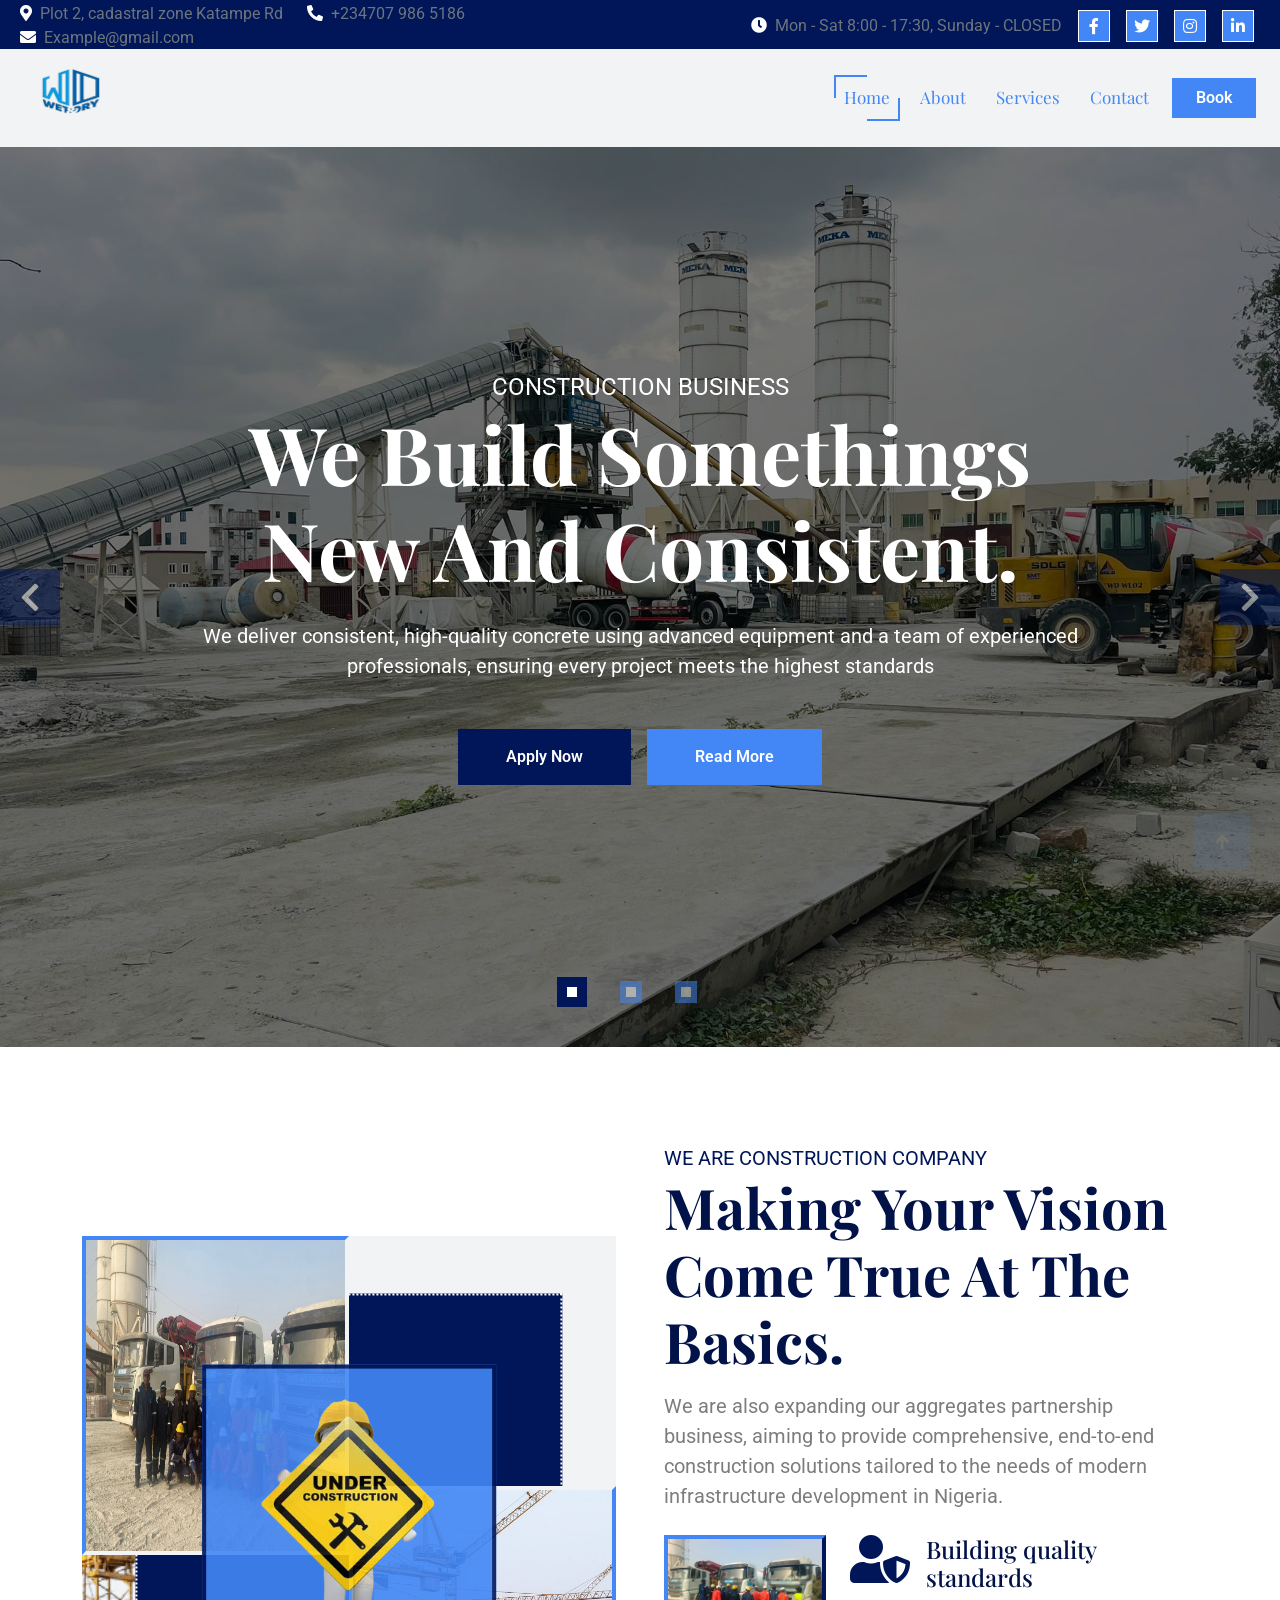
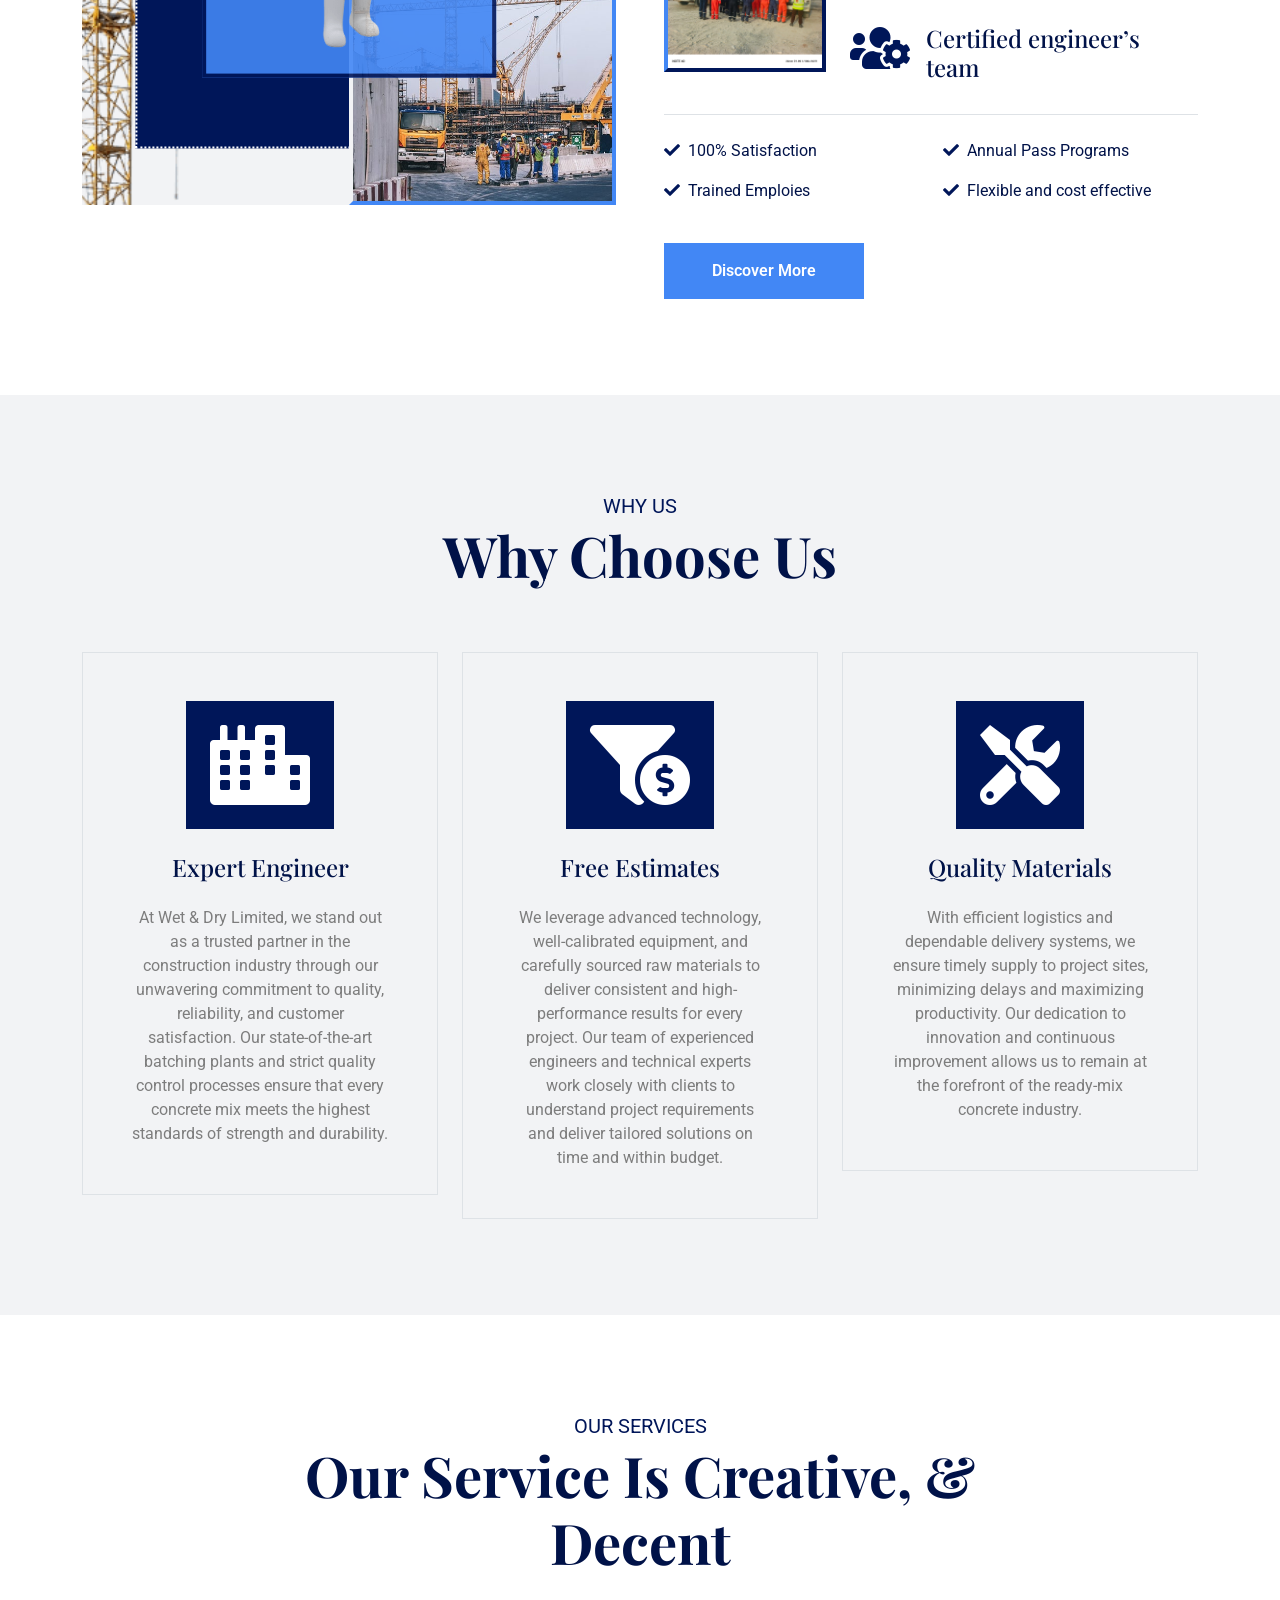
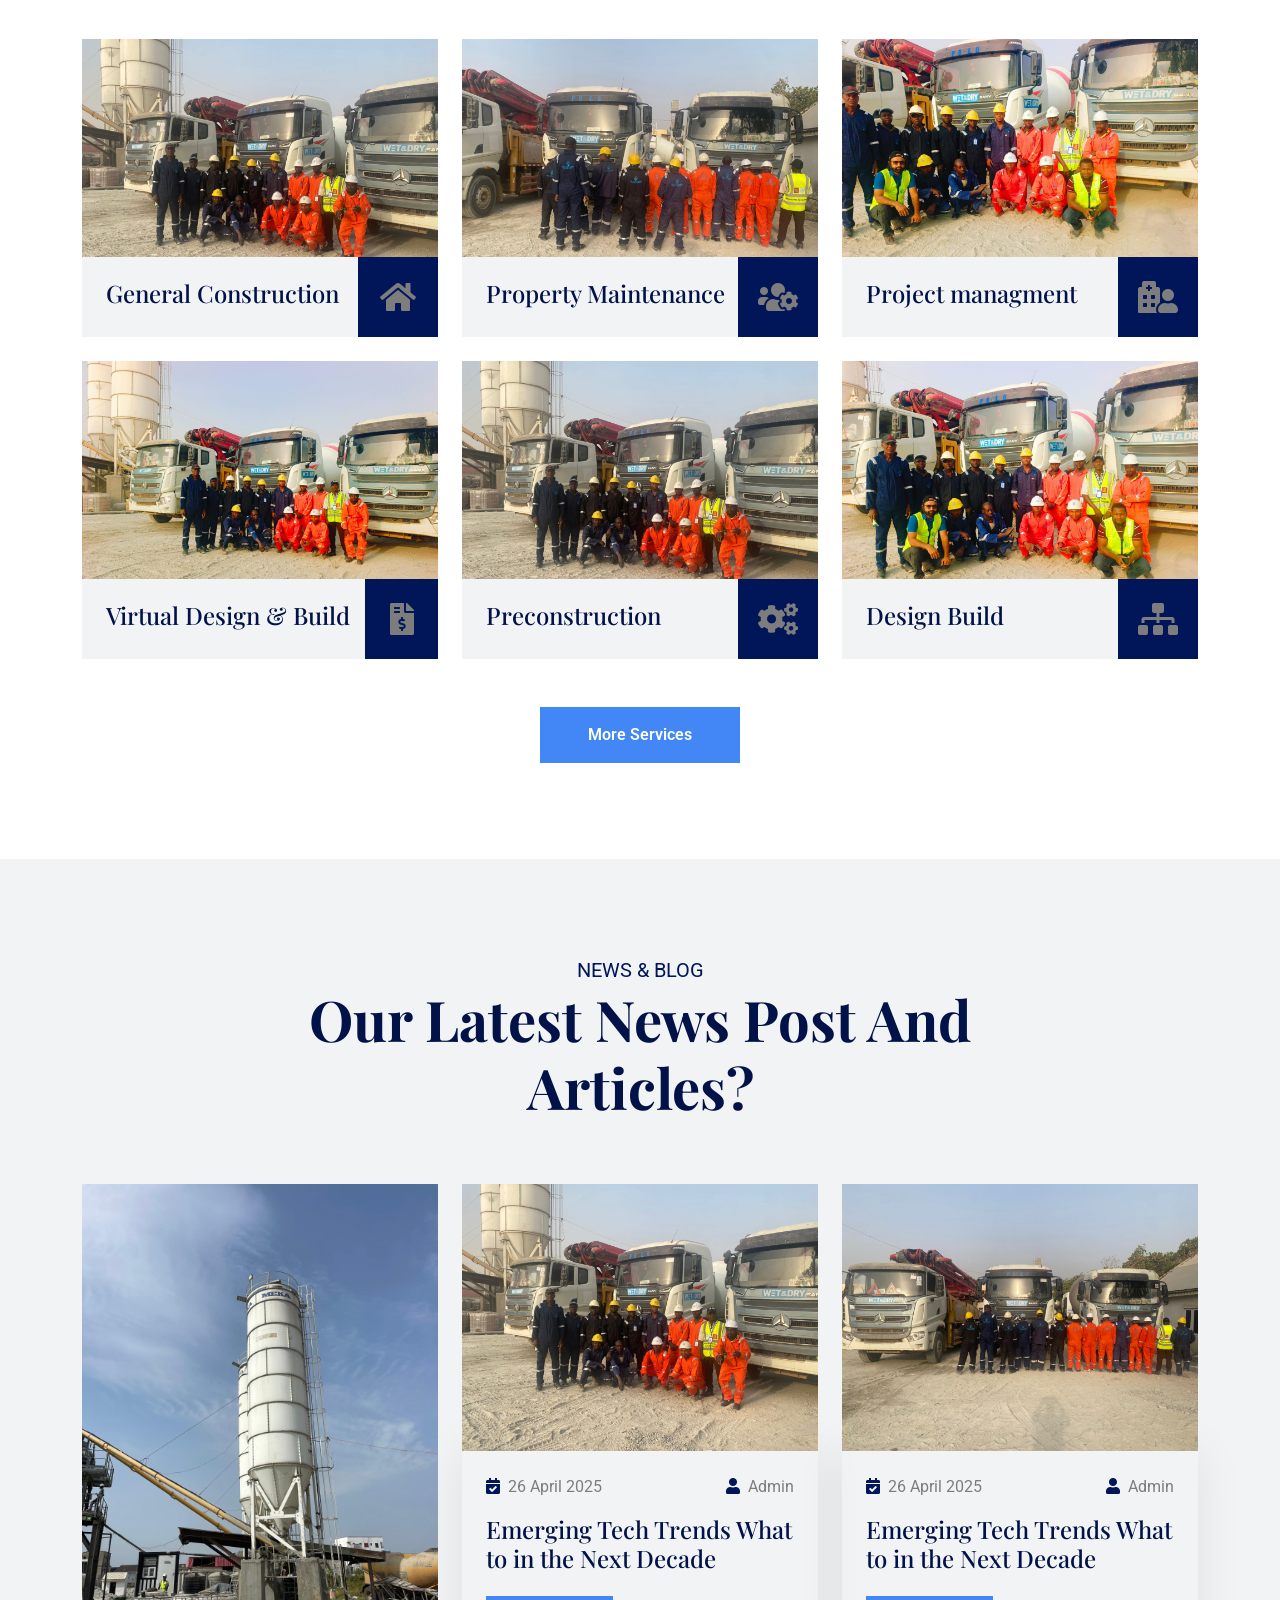
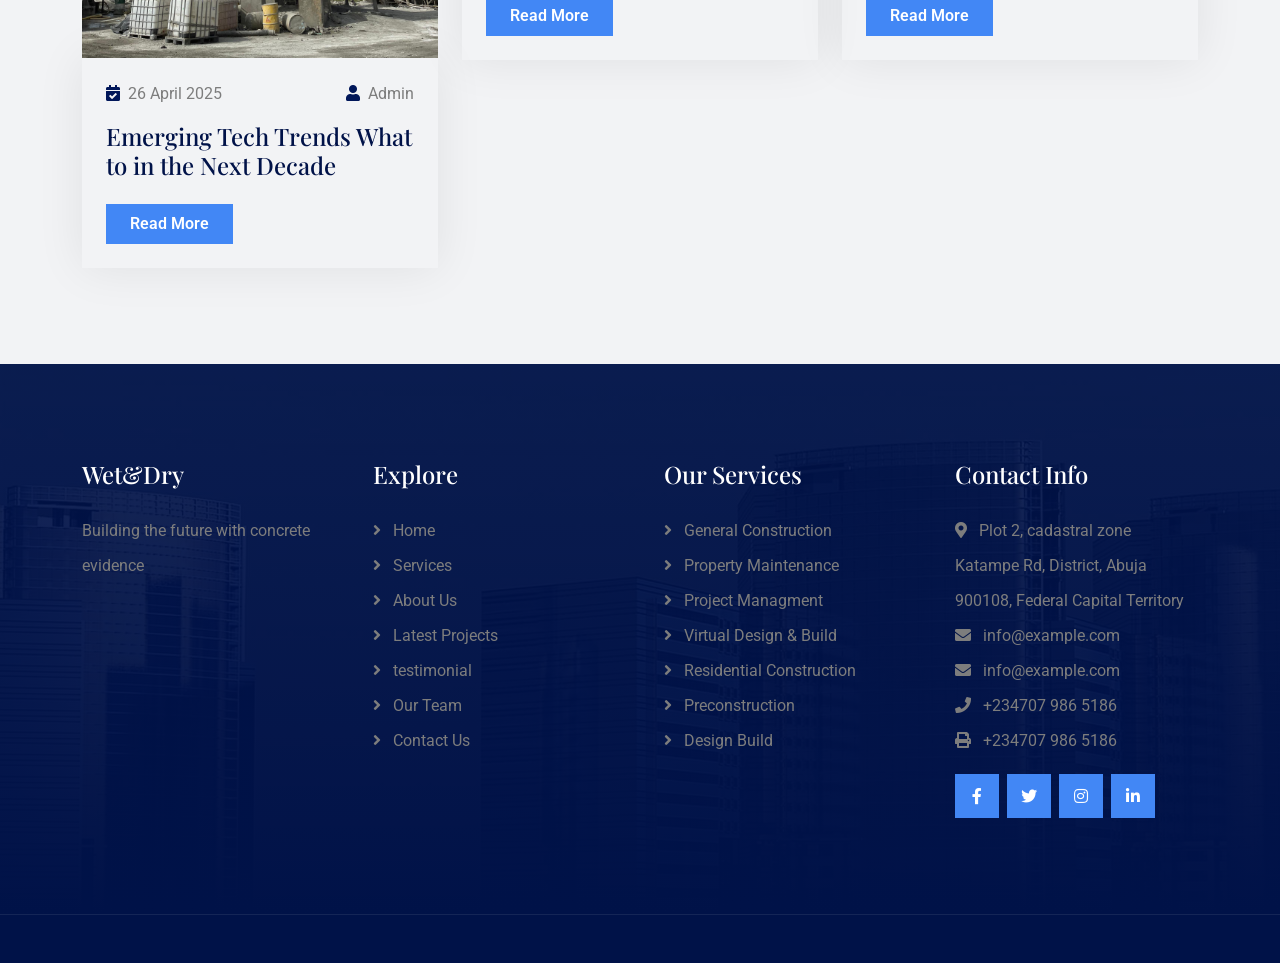
<file: index.html>
<!DOCTYPE html>
<html lang="en">

    <head>
        <meta charset="utf-8">
        <title>WET&DRY - Building Construction</title>
        <meta content="width=device-width, initial-scale=1.0" name="viewport">
        <meta content="" name="keywords">
        <meta content="" name="description">

        <!-- Google Web Fonts -->
        <link rel="preconnect" href="https://fonts.googleapis.com">
        <link rel="preconnect" href="https://fonts.gstatic.com" crossorigin>
        <link href="https://fonts.googleapis.com/css2?family=Playfair+Display:ital,wght@0,400..900;1,400..900&family=Roboto:wght@400;500;700&display=swap" rel="stylesheet"> 

        <!-- Icon Font Stylesheet -->
        <link rel="stylesheet" href="https://use.fontawesome.com/releases/v5.15.4/css/all.css"/>
        <link href="https://cdn.jsdelivr.net/npm/bootstrap-icons@1.4.1/font/bootstrap-icons.css" rel="stylesheet">

        <!-- Libraries Stylesheet -->
        <link href="lib/animate/animate.min.css" rel="stylesheet">

        <!-- Customized Bootstrap Stylesheet -->
        <link href="css/bootstrap.min.css" rel="stylesheet">

        <!-- Template Stylesheet -->
        <link href="css/style.css" rel="stylesheet">
    </head>

    <body>

        <!-- Spinner Start -->
        <div id="spinner" class="show bg-white position-fixed translate-middle w-100 vh-100 top-50 start-50 d-flex align-items-center justify-content-center">
            <div class="spinner-border text-primary" style="width: 3rem; height: 3rem;" role="status">
                <span class="sr-only">Loading...</span>
            </div>
        </div>
        <!-- Spinner End -->


        <!-- Topbar Start -->
        <div class="container-fluid topbar d-none d-xl-block w-100">
            <div class="row gx-0 align-items-center" style="height: 45px;">
                <div class="col-lg-6 text-center text-lg-start mb-lg-0">
                    <div class="d-flex flex-wrap">
                        <a href="#" class="text-muted me-4"><i class="fas fa-map-marker-alt text-white  me-2"></i>Plot 2, cadastral zone Katampe Rd</a>
                        <a href="#" class="text-muted me-4"><i class="fas fa-phone-alt text-white me-2"></i>+234707 986 5186</a>
                        <a href="#" class="text-muted me-0"><i class="fas fa-envelope text-white me-2"></i>Example@gmail.com</a>
                    </div>
                </div>
                <div class="col-lg-6 text-center text-lg-end">
                    <div class="d-flex align-items-center justify-content-end">
                        <a href="#" class="text-muted me-3 "><i class="fas fa-clock text-white  me-2"></i>Mon - Sat 8:00 - 17:30, Sunday - CLOSED</a>
                        <a href="#" class="btn btn-primary btn-square border border-white me-3"><i class="fab fa-facebook-f"></i></a>
                        <a href="#" class="btn btn-primary btn-square border border-white me-3"><i class="fab fa-twitter"></i></a>
                        <a href="#" class="btn btn-primary btn-square border border-white me-3"><i class="fab fa-instagram"></i></a>
                        <a href="#" class="btn btn-primary btn-square border border-white me-3"><i class="fab fa-linkedin-in"></i></a>
                    </div>
                </div>
            </div>
        </div>
        <!-- Topbar End -->


        <!-- Navbar & Hero Start -->
        <div class="container-fluid sticky-top px-0">
            <nav class="navbar navbar-expand-lg navbar-dark bg-light py-3 px-4">
                <a href="index.html" class="navbar-brand p-0">
                    <p class="text-primary ">
                        <img src="img/logo.png" alt="Icon" class="me-2" style="width: 100px;"></i>  </p>
                    <!-- <img src="img/logo.png" alt="Logo"> -->
                </a>
                <button class="navbar-toggler" type="button" data-bs-toggle="collapse" data-bs-target="#navbarCollapse">
                    <span class="fa fa-bars"></span>
                </button>
                <div class="collapse navbar-collapse" id="navbarCollapse">
                    <div class="navbar-nav ms-auto pt-2 pt-lg-0">
                        <a href="index.html" class="nav-item nav-link active">Home</a>
                        <a href="about.html" class="nav-item nav-link">About</a>
                        <a href="service.html" class="nav-item nav-link">Services</a>
                       
                        <a href="contact.html" class="nav-item nav-link">Contact</a>
                    </div>
                    <div class="d-flex align-items-center flex-nowrap pt-3  pt-lg-0 ms-lg-2">
                        <a href="book.html" class="btn btn-secondary py-2 px-4 flex-wrap flex-sm-shrink-0">Book</a>
                    </div>
                </div>
            </nav>
        </div>
        <!-- Navbar & Hero End -->

        <!-- Carousel Start -->
        <div class="container-fluid overflow-hidden px-0">
            <div id="carouselId" class="carousel slide" data-bs-ride="carousel">
                <ol class="carousel-indicators fadeInUp animate__animated" data-animation="fadeInUp" data-delay="1s" style="animation-delay: 1s;">
                    <li data-bs-target="#carouselId" data-bs-slide-to="0" class="active" aria-current="true" aria-label="First slide"></li>
                    <li data-bs-target="#carouselId" data-bs-slide-to="1" aria-label="Second slide"></li>
                    <li data-bs-target="#carouselId" data-bs-slide-to="2" aria-label="Third slide"></li>
                </ol>
                <div class="carousel-inner" role="listbox">
                    <div class="carousel-item active">
                        <img src="img/newwet1.jpeg" class="img-fluid w-100" alt="First slide"/>
                        <div class="carousel-caption">
                            <p class="text-uppercase  fs-4 mb-0 fadeInUp animate__animated" data-animation="fadeInUp" data-delay="1s" style="animation-delay: 1s;">Construction Business</p>
                            <h1 class="display-1 text-capitalize text-white mb-4 fadeInUp animate__animated" data-animation="fadeInUp" data-delay="1.3s" style="animation-delay: 1.3s;">We build somethings new and consistent.</h1>
                            <p class="mb-5 fs-5 fadeInUp animate__animated" data-animation="fadeInUp" data-delay="1.5s" style="animation-delay: 1.5s;">We deliver consistent, high-quality concrete using advanced equipment and a team of experienced professionals, ensuring every project meets the highest standards
                            </p>
                            <div class="d-flex justify-content-center">
                                <a class="btn btn-primary d-flex py-3 px-5 me-2 flex-shrink-0 fadeInUp animate__animated" data-animation="fadeInUp" data-delay="1.5s" style="animation-delay: 1.7s;" href="#">Apply Now</a>
                                <a class="btn btn-secondary d-inline-block py-3 px-5 ms-2 flex-shrink-0 fadeInUp animate__animated" data-animation="fadeInUp" data-delay="1.5s" style="animation-delay: 1.7s;" href="about.html">Read More</a>
                            </div>
                        </div>
                    </div>
                    <div class="carousel-item">
                        <img src="img/newwet2.jpeg" class="img-fluid w-100" alt="Second slide"/>
                        <div class="carousel-caption">
                            <p class="text-uppercase  fs-4 mb-0 fadeInUp animate__animated" data-animation="fadeInUp" data-delay="1s" style="animation-delay: 1s;">Construction Business</p>
                            <h1 class="display-1 text-capitalize text-white mb-4 fadeInUp animate__animated" data-animation="fadeInUp" data-delay="1.3s" style="animation-delay: 1.3s;">We build somethings new and consistent.</h1>
                            <p class="mb-5 fs-5 fadeInUp animate__animated" data-animation="fadeInUp" data-delay="1.5s" style="animation-delay: 1.5s;">As a project enabler, Wet & Dry ReadyMix Concrete is driven by innovation, efficiency, and a dedication to supporting the growth of the construction sector.
                            </p>
                            <div class="d-flex justify-content-center">
                                <a class="btn btn-primary d-flex py-3 px-5 me-2 flex-shrink-0 fadeInUp animate__animated" data-animation="fadeInUp" data-delay="1.5s" style="animation-delay: 1.7s;" href="#">Apply Now</a>
                                <a class="btn btn-secondary d-inline-block py-3 px-5 ms-2 flex-shrink-0 fadeInUp animate__animated" data-animation="fadeInUp" data-delay="1.5s" style="animation-delay: 1.7s;" href="about.html">Read More</a>
                            </div>
                        </div>
                    </div>
                    <div class="carousel-item">
                        <img src="img/wet4.jpeg" class="img-fluid w-100" alt="Third slide"/>
                        <div class="carousel-caption">
                            <p class="text-uppercase  fs-4 mb-0 fadeInUp animate__animated" data-animation="fadeInUp" data-delay="1s" style="animation-delay: 1s;">Construction Business</p>
                            <h1 class="display-1 text-capitalize text-white mb-4 fadeInUp animate__animated" data-animation="fadeInUp" data-delay="1.3s" style="animation-delay: 1.3s;">We build somethings new and consistent.</h1>
                            <p class="mb-5 fs-5 fadeInUp animate__animated" data-animation="fadeInUp" data-delay="1.5s" style="animation-delay: 1.5s;">Our mission is to deliver reliable, high-performance concrete solutions that help bring projects to life—on time and to the highest standards.
                            </p>
                            <div class="d-flex justify-content-center">
                                <a class="btn btn-primary d-flex py-3 px-5 me-2 flex-shrink-0 fadeInUp animate__animated" data-animation="fadeInUp" data-delay="1.5s" style="animation-delay: 1.7s;" href="#">Apply Now</a>
                                <a class="btn btn-secondary d-inline-block py-3 px-5 ms-2 flex-shrink-0 fadeInUp animate__animated" data-animation="fadeInUp" data-delay="1.5s" style="animation-delay: 1.7s;" href="about.html">Read More</a>
                            </div>
                        </div>
                    </div>
                </div>
                <button class="carousel-control-prev" type="button" data-bs-target="#carouselId" data-bs-slide="prev">
                    <span class="carousel-control-prev-icon btn-lg-square fadeInLeft animate__animated" aria-hidden="true" data-animation="fadeInLeft" data-delay="1.1s" style="animation-delay: 1.3s;"><i class="fas fa-chevron-left fa-2x"></i></span>
                    <span class="visually-hidden">Previous</span>
                </button>
                <button class="carousel-control-next" type="button" data-bs-target="#carouselId" data-bs-slide="next">
                    <span class="carousel-control-next-icon btn-lg-square fadeInRight animate__animated" aria-hidden="true" data-animation="fadeInRight" data-delay="1.1s" style="animation-delay: 1.3s;"><i class="fas fa-chevron-right fa-2x"></i></span>
                    <span class="visually-hidden">Next</span>
                </button>
            </div>
        </div>
        <!-- Carousel End -->

        <!-- About Start -->
        <div class="container-fluid about py-5">
            <div class="container py-5">
                <div class="row g-5 align-items-center">
                    <div class="col-xl-6 wow fadeInLeft" data-wow-delay="0.1s">
                        <div class="about-item-image d-flex">
                            <img src="img/wet10.jpeg" class="img-1 img-fluid w-50"  alt="">
                            <img src="img/about-3.jpg" class="img-2 img-fluid w-50"  alt="">
                            <div class="about-item-image-content">
                                <img src="img/about-1.png" class="img-fluid w-100 h-100" style="object-fit: cover;" alt="">
                            </div>
                        </div>
                    </div>
                    <div class="col-xl-6 wow fadeInRight" data-wow-delay="0.1s">
                        <div class="about-item-content">
                            <p class="text-uppercase text-primary fs-5 mb-0">WE ARE CONSTRUCTION COMPANY</p>
                            <h2 class="display-4 text-capitalize mb-3">Making your vision come true at the basics.</h2>
                            <p class="mb-4 fs-5">We are also expanding our aggregates partnership business, aiming to provide comprehensive, end-to-end construction solutions tailored to the needs of modern infrastructure development in Nigeria.
                            </p>
                            <div class="pb-4 mb-4 border-bottom">
                                <div class="row g-4">
                                    <div class="col-lg-4">
                                        <div class="about-item-content-img">
                                            <img src="img/wet11.jpeg" class="img-fluid w-100" alt="">
                                        </div>
                                    </div>
                                    <div class="col-lg-8">
                                        <div class="d-flex mb-4">
                                            <div class="text-primary">
                                                <i class="fas fa-user-shield fa-3x"></i>
                                            </div>
                                            <h4 class="ms-3">Building quality standards</h4>
                                        </div>
                                        <div class="d-flex">
                                            <div class="text-primary">
                                                <i class="fas fa-users-cog fa-3x"></i>
                                            </div>
                                            <h4 class="ms-3">Certified engineer’s team</h4>
                                        </div>
                                    </div>
                                </div>
                            </div>
                            <div class="row gy-0 gx-4 justify-content-between pb-4">
                                <div class="col-lg-6">
                                    <p class="text-dark"><i class="fas fa-check text-primary me-1"></i> 100% Satisfaction</p>
                                    <p class="text-dark"><i class="fas fa-check text-primary me-1"></i> Trained Emploies</p>
                                </div>
                                <div class="col-lg-6">
                                    <p class="text-dark"><i class="fas fa-check text-primary me-1"></i> Annual Pass Programs</p>
                                    <p class="text-dark mb-0"><i class="fas fa-check text-primary me-1"></i> Flexible and cost effective</p>
                                </div>
                            </div>
                            <a class="btn btn-secondary d-inline-block py-3 px-5 me-2 flex-shrink-0 wow fadeInUp" data-wow-delay="0.1s" href="service.html">Discover More</a>
                        </div>
                    </div>
                </div>
            </div>
        </div>
        <!-- About End -->

        <!-- Features Start -->
        <div class="container-fluid feature bg-light py-5">
            <div class="container py-5">
                <div class="text-center mx-auto pb-5 wow fadeInUp" data-wow-delay="0.2s" style="max-width: 800px;">
                    <p class="text-uppercase text-primary fs-5 mb-0">WHy US</p>
                    <h2 class="display-4 text-capitalize mb-3">Why Choose Us</h2>
                </div>
                <div class="row g-4">
                    <div class="col-lg-4 wow fadeInUp" data-wow-delay="0.2s">
                        <div class="feature-item text-center border p-5">
                            <div class="feature-img bg-primary d-inline-flex p-4">
                                <i class="fas fa-city  text-white fa-5x"></i>
                            </div>
                            <a href="#" class="h4 d-block my-4">Expert Engineer</a>
                            <p class="mb-0">At Wet & Dry Limited, we stand out as a trusted partner in the construction industry through our unwavering commitment to quality, reliability, and customer satisfaction. Our state-of-the-art batching plants and strict quality control processes ensure that every concrete mix meets the highest standards of strength and durability.</p>
                        </div>
                    </div>
                    <div class="col-lg-4 wow fadeInUp" data-wow-delay="0.4s">
                        <div class="feature-item text-center border p-5">
                            <div class="feature-img bg-primary d-inline-flex p-4">
                                <i class="fas fa-funnel-dollar text-white fa-5x"></i>
                            </div>
                            <a href="#" class="h4 d-block my-4">Free Estimates</a>
                            <p class="mb-0">
We leverage advanced technology, well-calibrated equipment, and carefully sourced raw materials to deliver consistent and high-performance results for every project. Our team of experienced engineers and technical experts work closely with clients to understand project requirements and deliver tailored solutions on time and within budget.
</p>
                        </div>
                    </div>
                    <div class="col-lg-4 wow fadeInUp" data-wow-delay="0.6s">
                        <div class="feature-item text-center border p-5">
                            <div class="feature-img bg-primary d-inline-flex p-4">
                                <i class="fas fa-tools text-white fa-5x"></i>
                            </div>
                            <a href="#" class="h4 d-block my-4">Quality Materials</a>
                            <p class="mb-0">
With efficient logistics and dependable delivery systems, we ensure timely supply to project sites, minimizing delays and maximizing productivity. Our dedication to innovation and continuous improvement allows us to remain at the forefront of the ready-mix concrete industry.
</p>
                        </div>
                    </div>
                </div>
            </div>
        </div>
        <!-- Features End -->


        <!-- Services Start -->
        <div class="container-fluid service py-5">
            <div class="container py-5">
                <div class="text-center mx-auto pb-5 wow fadeInUp" data-wow-delay="0.2s" style="max-width: 800px;">
                    <p class="text-uppercase text-primary fs-5 mb-0">Our Services</p>
                    <h2 class="display-4 text-capitalize mb-3">our service is creative, & decent</h2>
                </div>
                <div class="row g-4">
                    <div class="col-lg-4 wow fadeInUp" data-wow-delay="0.2s">
                        <div class="service-item">
                            <div class="service-img">
                                <img src="img/wet13.jpeg" class="img-fluid w-100" alt="Image">
                            </div>
                            <div class="service-content text-center p-4">
                                <div class="bg-primary btn-xl-square mx-auto" style="width: 120px; height: 120px;">
                                    <i class="fas fa-home text-white  fa-4x"></i>
                                </div>
                                <a href="#" class="d-block fs-4 my-4">General Construction</a>
                                <p class="text-white mb-4">Our certified engineers and technical experts ensure every project is executed with precision and professionalism.</p>
                            </div>
                            <div class="service-title">
                                <div class="d-flex align-items-center ps-4 w-100">
                                    <h4>General Construction</h4>
                                </div>
                                <div class="btn-xl-square bg-primary p-4" style="width: 80px; height: 80px;">
                                    <i class="fas fa-home  fa-2x"></i>
                                </div>
                            </div>
                        </div>
                    </div>
                    <div class="col-lg-4 wow fadeInUp" data-wow-delay="0.4s">
                        <div class="service-item">
                            <div class="service-img">
                                <img src="img/wet14.jpeg" class="img-fluid w-100" alt="Image">
                            </div>
                            <div class="service-content text-center p-4">
                                <div class="bg-primary btn-xl-square mx-auto" style="width: 120px; height: 120px;">
                                    <i class="fas fa-users-cog text-white fa-4x"></i>
                                </div>
                                <a href="#" class="d-block fs-4 my-4">Property Maintenance</a>
                                <p class="text-white mb-4">We maintain strict quality control through advanced equipment and laboratory testing for consistent results.</p>
                            </div>
                            <div class="service-title">
                                <div class="d-flex align-items-center justify-content-start ps-4 w-100">
                                    <h4>Property Maintenance</h4>
                                </div>
                                <div class="btn-xl-square bg-primary p-4" style="width: 80px; height: 80px;">
                                    <i class="fas fa-users-cog  fa-2x"></i>
                                </div>
                            </div>
                        </div>
                    </div>
                    <div class="col-lg-4 wow fadeInUp" data-wow-delay="0.6s">
                        <div class="service-item">
                            <div class="service-img">
                                <img src="img/wet17.jpeg" class="img-fluid w-100" alt="Image">
                            </div>
                            <div class="service-content text-center p-4">
                                <div class="bg-primary btn-xl-square mx-auto" style="width: 120px; height: 120px;">
                                    <i class="fas fa-hospital-user text-white fa-4x"></i>
                                </div>
                                <a href="#" class="d-block fs-4 my-4">Project managment</a>
                                <p class="text-white mb-4">Our efficient logistics system guarantees timely delivery to keep your projects on schedule.</p>
                            </div>
                            <div class="service-title">
                                <div class="d-flex align-items-center justify-content-start ps-4 w-100">
                                    <h4>Project managment</h4>
                                </div>
                                <div class="btn-xl-square bg-primary p-4" style="width: 80px; height: 80px;">
                                    <i class="fas fa-hospital-user  fa-2x"></i>
                                </div>
                            </div>
                        </div>
                    </div>
                    <div class="col-lg-4 wow fadeInUp" data-wow-delay="0.2s">
                        <div class="service-item">
                            <div class="service-img">
                                <img src="img/wet16.jpeg" class="img-fluid w-100" alt="Image">
                            </div>
                            <div class="service-content text-center p-4">
                                <div class="bg-primary btn-xl-square mx-auto" style="width: 100px; height: 100px;">
                                    <i class="fas fa-file-invoice-dollar text-white fa-4x"></i>
                                </div>
                                <a href="#" class="d-block fs-4 my-4">Virtual Design & Build</a>
                                <p class="text-white mb-4">We offer flexible, competitive pricing without compromising on quality or performance.</p>
                            </div>
                            <div class="service-title">
                                <div class="d-flex align-items-center justify-content-start ps-4 w-100">
                                    <h4>Virtual Design & Build</h4>
                                </div>
                                <div class="btn-xl-square bg-primary p-4" style="width: 80px; height: 80px;">
                                    <i class="fas fa-file-invoice-dollar  fa-2x"></i>
                                </div>
                            </div>
                        </div>
                    </div>
                    <div class="col-lg-4 wow fadeInUp" data-wow-delay="0.4s">
                        <div class="service-item">
                            <div class="service-img">
                                <img src="img/wet13.jpeg" class="img-fluid w-100" alt="Image">
                            </div>
                            <div class="service-content text-center p-4">
                                <div class="bg-primary btn-xl-square mx-auto" style="width: 100px; height: 100px;">
                                    <i class="fas fa-cogs text-white fa-4x"></i>
                                </div>
                                <a href="#" class="d-block fs-4 my-4">Preconstruction</a>
                                <p class="text-white mb-4">With efficient logistics and dependable delivery systems, we ensure timely supply to project sites, minimizing delays and maximizing productivity. Our dedication to innovation and continuous improvement allows us to remain at the forefront of the ready-mix concrete industry.</p>
                            </div>
                            <div class="service-title">
                                <div class="d-flex align-items-center justify-content-start ps-4 w-100">
                                    <h4>Preconstruction</h4>
                                </div>
                                <div class="btn-xl-square bg-primary p-4" style="width: 80px; height: 80px;">
                                    <i class="fas fa-cogs  fa-2x"></i>
                                </div>
                            </div>
                        </div>
                    </div>
                    <div class="col-lg-4 wow fadeInUp" data-wow-delay="0.6s">
                        <div class="service-item">
                            <div class="service-img">
                                <img src="img/wet12.jpeg" class="img-fluid w-100" alt="Image">
                            </div>
                            <div class="service-content text-center p-4">
                                <div class="bg-primary btn-xl-square mx-auto" style="width: 100px; height: 100px;">
                                    <i class="fas fa-sitemap text-white fa-4x"></i>
                                </div>
                                <a href="#" class="d-block fs-4 my-4">Design Build</a>
                                <p class="text-white mb-4">Choosing Wet & Dry Limited means choosing quality assurance, professional expertise, and a reliable partner committed to bringing your construction projects to life with excellence.
</p>
                            </div>
                            <div class="service-title">
                                <div class="d-flex align-items-center justify-content-start ps-4 w-100">
                                    <h4>Design Build</h4>
                                </div>
                                <div class="btn-xl-square bg-primary p-4" style="width: 80px; height: 80px;">
                                    <i class="fas fa-sitemap  fa-2x"></i>
                                </div>
                            </div>
                        </div>
                    </div>
                    <div class="col-12 text-center wow fadeInUp" data-wow-delay="0.2s">
                        <a class="btn btn-secondary py-3 px-5 mt-4" href="service.html">More Services</a>
                    </div>
                </div>
            </div>
        </div>
        <!-- Services End -->


        <!-- Blog Start -->
        <div class="container-fluid blog bg-light py-5">
            <div class="container py-5">
                <div class="text-center mx-auto pb-5 wow fadeInUp" data-wow-delay="0.2s" style="max-width: 800px;">
                    <p class="text-uppercase text-primary fs-5 mb-0">News & Blog</p>
                    <h2 class="display-4 text-capitalize mb-3">Our latest news post and articles?</h2>
                </div>
                <div class="row g-4">
                    <div class="col-lg-4 wow fadeInUp" data-wow-delay="0.2s">
                        <div class="blog-item h-100">
                            <div class="blog-img">
                                <img src="img/wet1.jpeg" class="img-fluid w-100" alt="">
                            </div>
                            <div class="blog-content p-4">
                                <div class="d-flex justify-content-between mb-3">
                                    <p class="mb-0"><i class="fa fa-calendar-check text-primary me-1"></i> 26 April 2025</p>
                                    <p class="mb-0"><i class="fa fa-user text-primary me-1"></i> Admin</p>
                                </div>
                                <a href="#" class="h4 d-block mb-4">Emerging Tech Trends What to in the Next Decade</a>
                                <a class="btn btn-secondary py-2 px-4" href="blog.html">Read More</a>
                            </div>
                        </div>
                    </div>
                    <div class="col-lg-4 wow fadeInUp" data-wow-delay="0.4s">
                        <div class="blog-item h-100">
                            <div class="blog-img">
                                <img src="img/wet13.jpeg" class="img-fluid w-100" alt="">
                            </div>
                            <div class="blog-content p-4">
                                <div class="d-flex justify-content-between mb-3">
                                    <p class="mb-0"><i class="fa fa-calendar-check text-primary me-1"></i> 26 April 2025</p>
                                    <p class="mb-0"><i class="fa fa-user text-primary me-1"></i> Admin</p>
                                </div>
                                <a href="#" class="h4 d-block mb-4">Emerging Tech Trends What to in the Next Decade</a>
                                <a class="btn btn-secondary py-2 px-4" href="blog.html">Read More</a>
                            </div>
                        </div>
                    </div>
                    <div class="col-lg-4 wow fadeInUp" data-wow-delay="0.6s">
                        <div class="blog-item h-100">
                            <div class="blog-img">
                                <img src="img/wet6.jpeg" class="img-fluid w-100" alt="">
                            </div>
                            <div class="blog-content p-4">
                                <div class="d-flex justify-content-between mb-3">
                                    <p class="mb-0"><i class="fa fa-calendar-check text-primary me-1"></i> 26 April 2025</p>
                                    <p class="mb-0"><i class="fa fa-user text-primary me-1"></i> Admin</p>
                                </div>
                                <a href="#" class="h4 d-block mb-4">Emerging Tech Trends What to in the Next Decade</a>
                                <a class="btn btn-secondary py-2 px-4" href="blog.html">Read More</a>
                            </div>
                        </div>
                    </div>
                </div>
            </div>
        </div>
        <!-- Blog End -->


        <!-- Footer Start -->
        <div class="container-fluid footer py-5 wow fadeIn" data-wow-delay="0.2s">
            <div class="container py-5">
                <div class="row g-5">
                    <div class="col-md-6 col-lg-6 col-xl-3">
                        <div class="footer-item d-flex flex-column">
                            <div class="footer-item">
                                <h4 class="text-white mb-4">Wet&Dry</h4>
                                <p class="mb-3">Building the future with concrete evidence</p>
                                <!-- <div class="position-relative mx-auto">
                                    <input class="form-control w-100 py-3 ps-4 pe-5" type="text" placeholder="Enter your email">
                                    <button type="button" class="btn btn-secondary position-absolute top-0 end-0 py-2 mt-2 me-2">SignUp</button>
                                </div> -->
                            </div>
                        </div>
                    </div>
                    <div class="col-md-6 col-lg-6 col-xl-3">
                        <div class="footer-item d-flex flex-column">
                            <h4 class="text-white mb-4">Explore</h4>
                            <a href="#"><i class="fas fa-angle-right me-2"></i> Home</a>
                            <a href="#"><i class="fas fa-angle-right me-2"></i> Services</a>
                            <a href="#"><i class="fas fa-angle-right me-2"></i> About Us</a>
                            <a href="#"><i class="fas fa-angle-right me-2"></i> Latest Projects</a>
                            <a href="#"><i class="fas fa-angle-right me-2"></i> testimonial</a>
                            <a href="#"><i class="fas fa-angle-right me-2"></i> Our Team</a>
                            <a href="#"><i class="fas fa-angle-right me-2"></i> Contact Us</a>
                        </div>
                    </div>
                    <div class="col-md-6 col-lg-6 col-xl-3">
                        <div class="footer-item d-flex flex-column">
                            <h4 class="text-white mb-4">Our Services</h4>
                            <a href="#"><i class="fas fa-angle-right me-2"></i> General Construction</a>
                            <a href="#"><i class="fas fa-angle-right me-2"></i> Property Maintenance</a>
                            <a href="#"><i class="fas fa-angle-right me-2"></i> Project Managment</a>
                            <a href="#"><i class="fas fa-angle-right me-2"></i> Virtual Design & Build</a>
                            <a href="#"><i class="fas fa-angle-right me-2"></i> Residential Construction</a>
                            <a href="#"><i class="fas fa-angle-right me-2"></i> Preconstruction</a>
                            <a href="#"><i class="fas fa-angle-right me-2"></i> Design Build</a>
                        </div>
                    </div>
                    <div class="col-md-6 col-lg-6 col-xl-3">
                        <div class="footer-item d-flex flex-column">
                            <h4 class="text-white mb-4">Contact Info</h4>
                            <a href="" ><i class="fa fa-map-marker-alt me-2"></i> Plot 2, cadastral zone Katampe Rd, District, Abuja 900108, Federal Capital Territory</a>
                            <a href=""><i class="fas fa-envelope me-2"></i> info@example.com</a>
                            <a href=""><i class="fas fa-envelope me-2"></i> info@example.com</a>
                            <a href=""><i class="fas fa-phone me-2"></i> +234707 986 5186</a>
                            <a href="" class="mb-3"><i class="fas fa-print me-2"></i> +234707 986 5186</a>
                            <div class="footer-btn d-flex align-items-center">
                                <a class="btn btn-secondary btn-md-square me-2" href=""><i class="fab fa-facebook-f text-white"></i></a>
                                <a class="btn btn-secondary btn-md-square me-2" href=""><i class="fab fa-twitter text-white"></i></a>
                                <a class="btn btn-secondary btn-md-square me-2" href=""><i class="fab fa-instagram text-white"></i></a>
                                <a class="btn btn-secondary btn-md-square me-0" href=""><i class="fab fa-linkedin-in text-white"></i></a>
                            </div>
                        </div>
                    </div>
                </div>
            </div>
        </div>
        <!-- Footer End -->

        
        <!-- Copyright Start -->
        <div class="container-fluid copyright py-4">
            <div class="container">
                <div class="row g-4 align-items-center">
                    <div class="col-md-6 text-center text-md-start mb-md-0">
                        <!-- <span class="text-body"><a href="#" class="border-bottom text-white"><i class="fas fa-copyright text-light me-2"></i>Your Site Name</a>, All right reserved.</span> -->
                    </div>
                    <div class="col-md-6 text-center text-md-end text-body">
                        <!--/*** The author’s attribution link must remain intact in the template. ***/-->
                        <!--/*** If you wish to remove this credit link, please purchase the Pro Version . ***/-->
                        <!-- Designed By <a class="border-bottom text-white" href="https://htmlcodex.com">HTML Codex</a> -->
                    </div>
                </div>
            </div>
        </div>
        <!-- Copyright End -->


        <!-- Back to Top -->
        <a href="#" class="btn btn-secondary btn-lg-square back-to-top"><i class="fa fa-arrow-up"></i></a>   

        
    <!-- JavaScript Libraries -->
    <script src="https://ajax.googleapis.com/ajax/libs/jquery/3.6.4/jquery.min.js"></script>
    <script src="https://cdn.jsdelivr.net/npm/bootstrap@5.0.0/dist/js/bootstrap.bundle.min.js"></script>
    <script src="lib/wow/wow.min.js"></script>
    <script src="lib/easing/easing.min.js"></script>
    <script src="lib/waypoints/waypoints.min.js"></script>
    

    <!-- Template Javascript -->
    <script src="js/main.js"></script>
    </body>

</html>
</file>
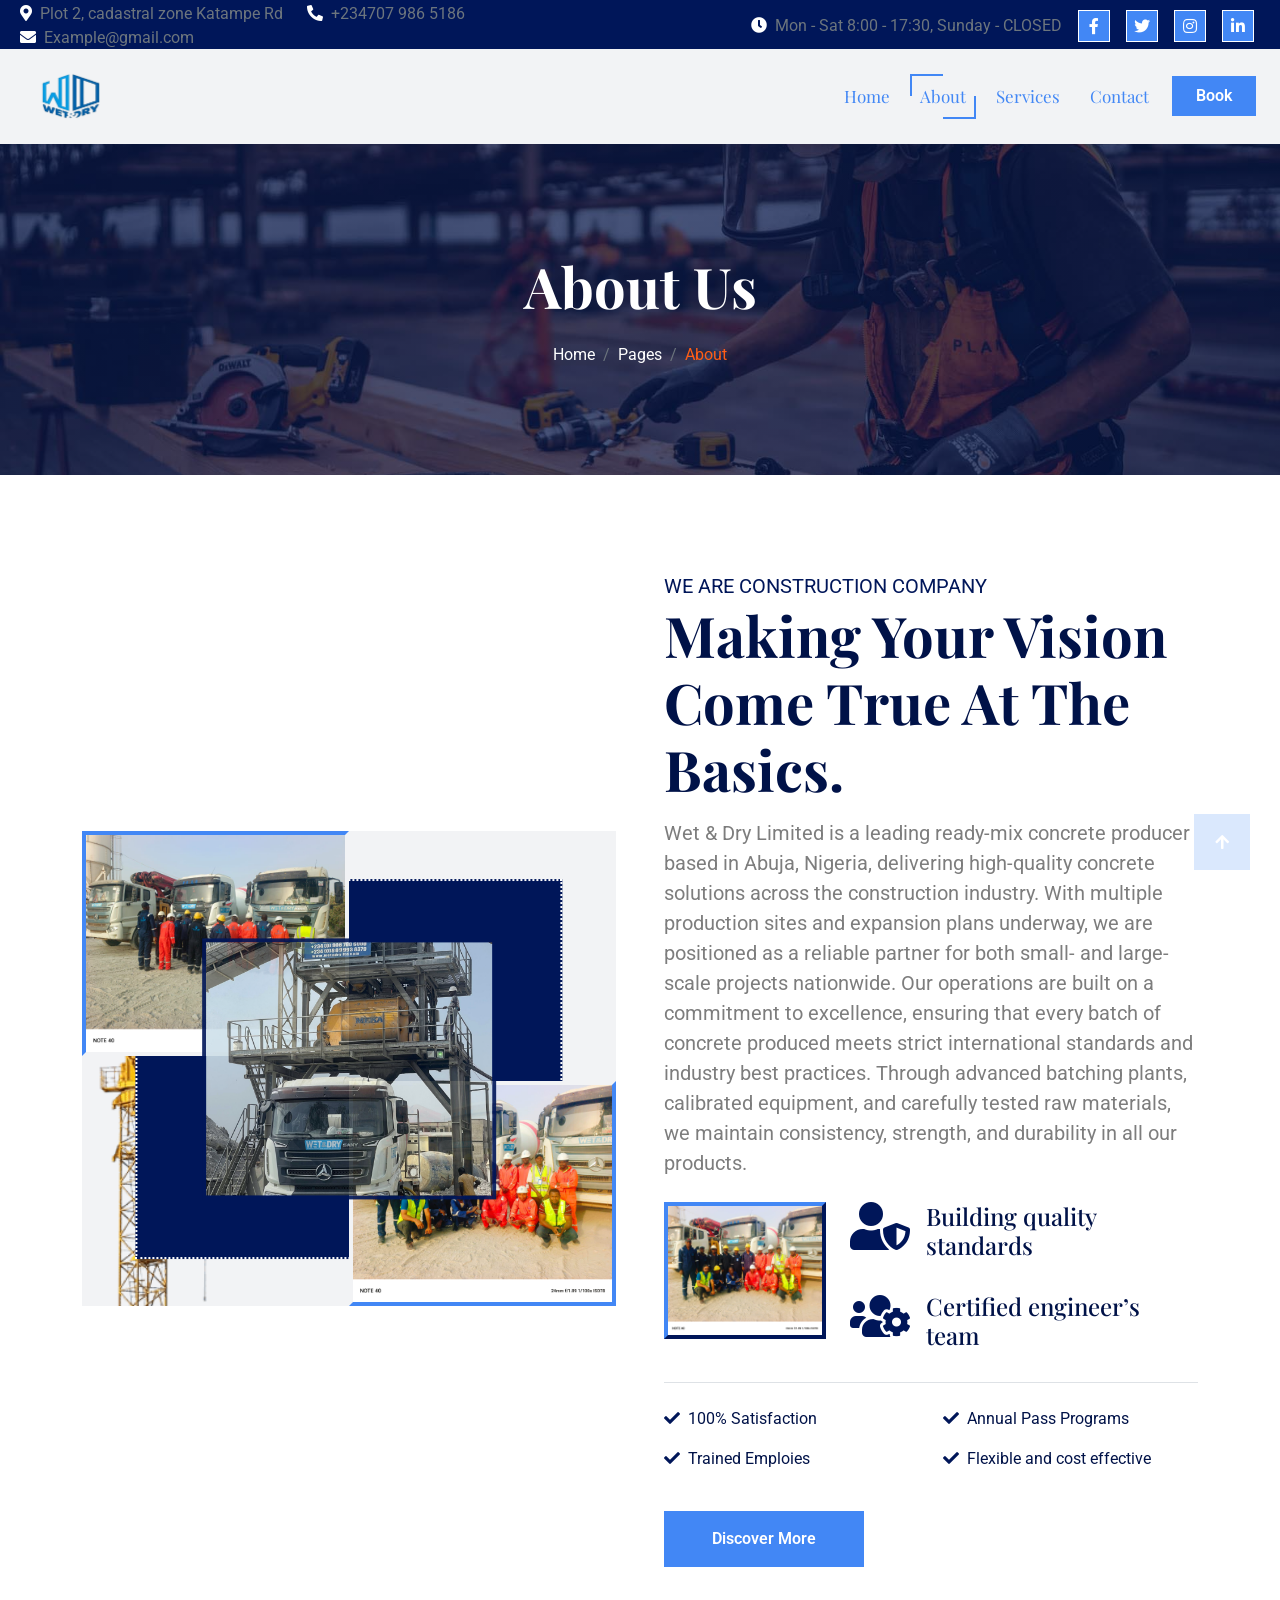
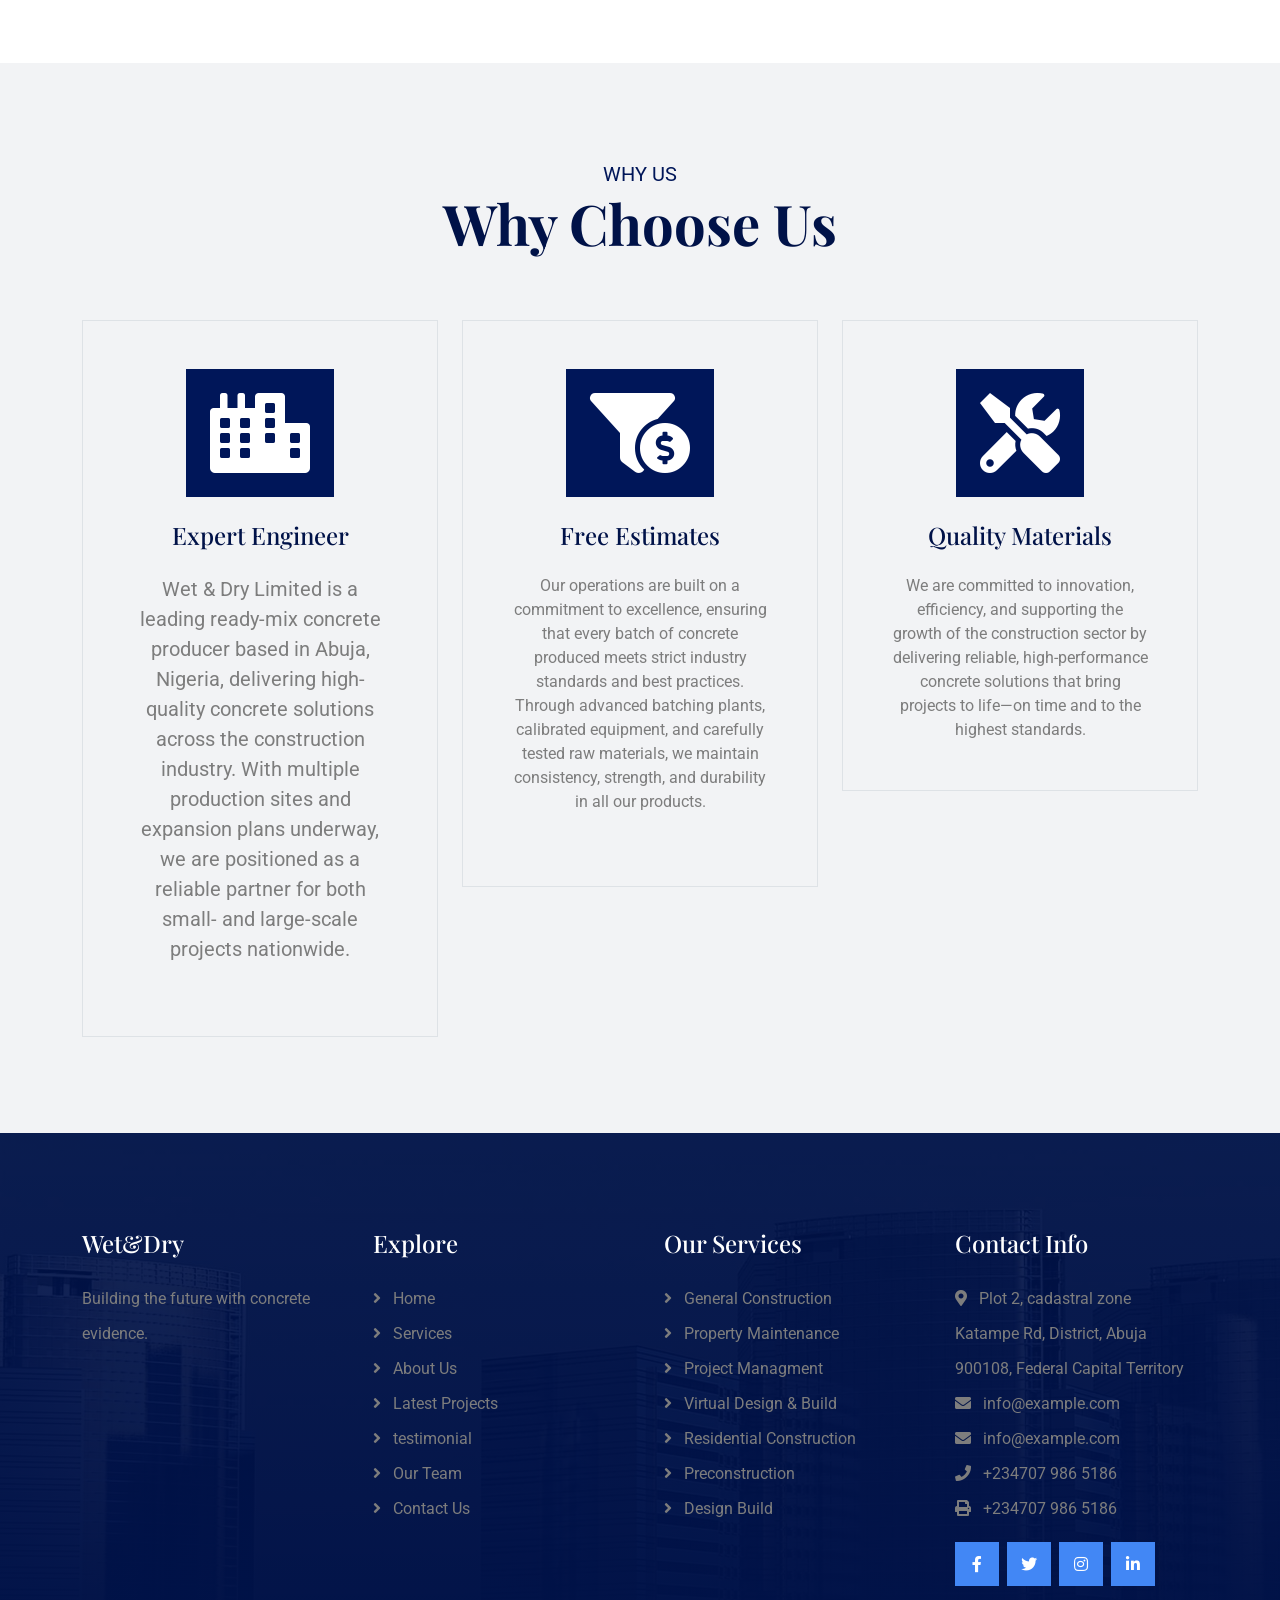
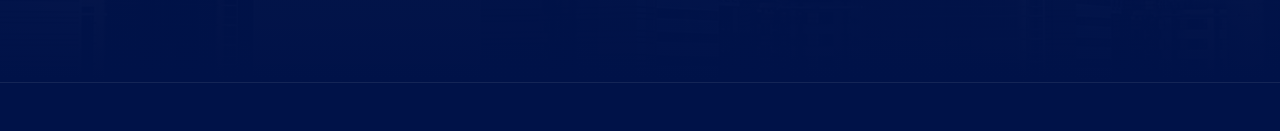
<file: about.html>
<!DOCTYPE html>
<html lang="en">

    <head>
        <meta charset="utf-8">
        <title>Wet&Dry - Building Construction </title>
        <meta content="width=device-width, initial-scale=1.0" name="viewport">
        <meta content="" name="keywords">
        <meta content="" name="description">

        <!-- Google Web Fonts -->
        <link rel="preconnect" href="https://fonts.googleapis.com">
        <link rel="preconnect" href="https://fonts.gstatic.com" crossorigin>
        <link href="https://fonts.googleapis.com/css2?family=Playfair+Display:ital,wght@0,400..900;1,400..900&family=Roboto:wght@400;500;700&display=swap" rel="stylesheet"> 

        <!-- Icon Font Stylesheet -->
        <link rel="stylesheet" href="https://use.fontawesome.com/releases/v5.15.4/css/all.css"/>
        <link href="https://cdn.jsdelivr.net/npm/bootstrap-icons@1.4.1/font/bootstrap-icons.css" rel="stylesheet">

        <!-- Libraries Stylesheet -->
        <link href="lib/animate/animate.min.css" rel="stylesheet">

        <!-- Customized Bootstrap Stylesheet -->
        <link href="css/bootstrap.min.css" rel="stylesheet">

        <!-- Template Stylesheet -->
        <link href="css/style.css" rel="stylesheet">
    </head>

    <body>

        <!-- Spinner Start -->
        <div id="spinner" class="show bg-white position-fixed translate-middle w-100 vh-100 top-50 start-50 d-flex align-items-center justify-content-center">
            <div class="spinner-border text-primary" style="width: 3rem; height: 3rem;" role="status">
                <span class="sr-only">Loading...</span>
            </div>
        </div>
        <!-- Spinner End -->


        <!-- Topbar Start -->
        <div class="container-fluid topbar d-none d-xl-block w-100">
            <div class="row gx-0 align-items-center" style="height: 45px;">
                <div class="col-lg-6 text-center text-lg-start mb-lg-0">
                    <div class="d-flex flex-wrap">
                        <a href="#" class="text-muted me-4"><i class="fas fa-map-marker-alt text-white me-2"></i>Plot 2, cadastral zone Katampe Rd</a>
                        <a href="#" class="text-muted me-4"><i class="fas fa-phone-alt text-white me-2"></i>+234707 986 5186</a>
                        <a href="#" class="text-muted me-0"><i class="fas fa-envelope text-white me-2"></i>Example@gmail.com</a>
                    </div>
                </div>
                <div class="col-lg-6 text-center text-lg-end">
                    <div class="d-flex align-items-center justify-content-end">
                        <a href="#" class="text-muted me-3"><i class="fas fa-clock text-white me-2"></i>Mon - Sat 8:00 - 17:30, Sunday - CLOSED</a>
                        <a href="#" class="btn btn-primary btn-square border border-white me-3"><i class="fab fa-facebook-f"></i></a>
                        <a href="#" class="btn btn-primary btn-square border border-white me-3"><i class="fab fa-twitter"></i></a>
                        <a href="#" class="btn btn-primary btn-square border border-white me-3"><i class="fab fa-instagram"></i></a>
                        <a href="#" class="btn btn-primary btn-square border border-white me-3"><i class="fab fa-linkedin-in"></i></a>
                    </div>
                </div>
            </div>
        </div>
        <!-- Topbar End -->


        <!-- Navbar & Hero Start -->
        <div class="container-fluid sticky-top px-0">
            <nav class="navbar navbar-expand-lg navbar-dark bg-light py-3 px-4">
                <a href="index.html" class="navbar-brand p-0">
                    <h1 class="text-secondary display-6">
                                                <img src="img/logo.png" alt="Icon" class="me-2" style="width: 100px;">

                        </h1>
                    <!-- <img src="img/logo.png" alt="Logo"> -->
                </a>
                <button class="navbar-toggler" type="button" data-bs-toggle="collapse" data-bs-target="#navbarCollapse">
                    <span class="fa fa-bars"></span>
                </button>
                <div class="collapse navbar-collapse" id="navbarCollapse">
                    <div class="navbar-nav ms-auto pt-2 pt-lg-0">
                        <a href="index.html" class="nav-item nav-link">Home</a>
                        <a href="about.html" class="nav-item nav-link active">About</a>
                        <a href="service.html" class="nav-item nav-link">Services</a>
                                                <a href="contact.html" class="nav-item nav-link">Contact</a>

                       
                    </div>
                    <div class="d-flex align-items-center flex-nowrap pt-3  pt-lg-0 ms-lg-2">
                        <a href="book.html" class="btn btn-secondary py-2 px-4 flex-wrap flex-sm-shrink-0">Book</a>
                    </div>
                </div>
            </nav>
        </div>
        <!-- Navbar & Hero End -->

        <!-- Header Start -->
        <div class="container-fluid bg-breadcrumb">
            <div class="container text-center py-5" style="max-width: 900px;">
                <h4 class="text-white display-4 mb-4 wow fadeInDown" data-wow-delay="0.1s">About Us</h4>
                <ol class="breadcrumb d-flex justify-content-center mb-0 wow fadeInDown" data-wow-delay="0.3s">
                    <li class="breadcrumb-item"><a href="index.html">Home</a></li>
                    <li class="breadcrumb-item"><a href="#">Pages</a></li>
                    <li class="breadcrumb-item active text-secondary">About</li>
                    
                </ol>    
            </div>
        </div>
        <!-- Header End -->

        <!-- About Start -->
        <div class="container-fluid about py-5">
            <div class="container py-5">
                <div class="row g-5 align-items-center">
                    <div class="col-xl-6 wow fadeInLeft" data-wow-delay="0.1s">
                        <div class="about-item-image d-flex">
                            <img src="img/wet11.jpeg" class="img-1 img-fluid w-50"  alt="">
                            <img src="img/wet12.jpeg" class="img-2 img-fluid w-50"  alt="">
                            <div class="about-item-image-content">
                                <img src="img/wet2.jpeg" class="img-fluid w-100 h-100" style="object-fit: cover;" alt="">
                            </div>
                        </div>
                    </div>
                    <div class="col-xl-6 wow fadeInRight" data-wow-delay="0.1s">
                        <div class="about-item-content">
                            <p class="text-uppercase text-primary fs-5 mb-0">WE ARE CONSTRUCTION COMPANY</p>
                            <h2 class="display-4 text-capitalize mb-3">Making your vision come true at the basics.</h2>
                            <p class="mb-4 fs-5">Wet & Dry Limited is a leading ready-mix concrete producer based in Abuja, Nigeria, delivering high-quality concrete solutions across the construction industry. With multiple production sites and expansion plans underway, we are positioned as a reliable partner for both small- and large-scale projects nationwide.

                            Our operations are built on a commitment to excellence, ensuring that every batch of concrete produced meets strict international standards and industry best practices. Through advanced batching plants, calibrated equipment, and carefully tested raw materials, we maintain consistency, strength, and durability in all our products.
                            </p>
                            <div class="pb-4 mb-4 border-bottom">
                                <div class="row g-4">
                                    <div class="col-lg-4">
                                        <div class="about-item-content-img">
                                            <img src="img/wet12.jpeg" class="img-fluid w-100" alt="">
                                        </div>
                                    </div>
                                    <div class="col-lg-8">
                                        <div class="d-flex mb-4">
                                            <div class="text-primary">
                                                <i class="fas fa-user-shield fa-3x"></i>
                                            </div>
                                            <h4 class="ms-3">Building quality standards</h4>
                                        </div>
                                        <div class="d-flex">
                                            <div class="text-primary">
                                                <i class="fas fa-users-cog fa-3x"></i>
                                            </div>
                                            <h4 class="ms-3">Certified engineer’s team</h4>
                                        </div>
                                    </div>
                                </div>
                            </div>
                            <div class="row gy-0 gx-4 justify-content-between pb-4">
                                <div class="col-lg-6">
                                    <p class="text-dark"><i class="fas fa-check text-primary me-1"></i> 100% Satisfaction</p>
                                    <p class="text-dark"><i class="fas fa-check text-primary me-1"></i> Trained Emploies</p>
                                </div>
                                <div class="col-lg-6">
                                    <p class="text-dark"><i class="fas fa-check text-primary me-1"></i> Annual Pass Programs</p>
                                    <p class="text-dark mb-0"><i class="fas fa-check text-primary me-1"></i> Flexible and cost effective</p>
                                </div>
                            </div>
                            <a class="btn btn-secondary d-inline-block py-3 px-5 me-2 flex-shrink-0 wow fadeInUp" data-wow-delay="0.1s" href="#">Discover More</a>
                        </div>
                    </div>
                </div>
            </div>
        </div>
        <!-- About End -->

        <!-- Features Start -->
        <div class="container-fluid feature bg-light py-5">
            <div class="container py-5">
                <div class="text-center mx-auto pb-5 wow fadeInUp" data-wow-delay="0.2s" style="max-width: 800px;">
                    <p class="text-uppercase text-primary fs-5 mb-0">WHy US</p>
                    <h2 class="display-4 text-capitalize mb-3">Why Choose Us</h2>
                </div>
                <div class="row g-4">
                    <div class="col-lg-4 wow fadeInUp" data-wow-delay="0.2s">
                        <div class="feature-item text-center border p-5">
                            <div class="feature-img bg-primary d-inline-flex p-4">
                                <i class="fas fa-city text-white fa-5x"></i>
                            </div>
                            <a href="#" class="h4 d-block my-4">Expert Engineer</a>
<p class="mb-4 fs-5">
Wet & Dry Limited is a leading ready-mix concrete producer based in Abuja, Nigeria, delivering high-quality concrete solutions across the construction industry. With multiple production sites and expansion plans underway, we are positioned as a reliable partner for both small- and large-scale projects nationwide.
</p>
                        </div>
                    </div>
                    <div class="col-lg-4 wow fadeInUp" data-wow-delay="0.4s">
                        <div class="feature-item text-center border p-5">
                            <div class="feature-img bg-primary d-inline-flex p-4">
                                <i class="fas fa-funnel-dollar text-white fa-5x"></i>
                            </div>
                            <a href="#" class="h4 d-block my-4">Free Estimates</a>
                            <p class="mb-4">
Our operations are built on a commitment to excellence, ensuring that every batch of concrete produced meets strict industry standards and best practices. Through advanced batching plants, calibrated equipment, and carefully tested raw materials, we maintain consistency, strength, and durability in all our products.
</p>
                        </div>
                    </div>
                    <div class="col-lg-4 wow fadeInUp" data-wow-delay="0.6s">
                        <div class="feature-item text-center border p-5">
                            <div class="feature-img bg-primary d-inline-flex p-4">
                                <i class="fas fa-tools text-white fa-5x"></i>
                            </div>
                            <a href="#" class="h4 d-block my-4">Quality Materials</a>
                            <p class="mb-0">
We are committed to innovation, efficiency, and supporting the growth of the construction sector by delivering reliable, high-performance concrete solutions that bring projects to life—on time and to the highest standards.
</p>
                        </div>
                    </div>
                </div>
            </div>
        </div>
        <!-- Features End -->

        <!-- Footer Start -->
        <div class="container-fluid footer py-5 wow fadeIn" data-wow-delay="0.2s">
            <div class="container py-5">
                <div class="row g-5">
                    <div class="col-md-6 col-lg-6 col-xl-3">
                        <div class="footer-item d-flex flex-column">
                            <div class="footer-item">
                                <h4 class="text-white mb-4">Wet&Dry</h4>
                                <p class="mb-3">Building the future with concrete evidence.</p>
                               
                            </div>
                        </div>
                    </div>
                    <div class="col-md-6 col-lg-6 col-xl-3">
                        <div class="footer-item d-flex flex-column">
                            <h4 class="text-white mb-4">Explore</h4>
                            <a href="#"><i class="fas fa-angle-right me-2"></i> Home</a>
                            <a href="#"><i class="fas fa-angle-right me-2"></i> Services</a>
                            <a href="#"><i class="fas fa-angle-right me-2"></i> About Us</a>
                            <a href="#"><i class="fas fa-angle-right me-2"></i> Latest Projects</a>
                            <a href="#"><i class="fas fa-angle-right me-2"></i> testimonial</a>
                            <a href="#"><i class="fas fa-angle-right me-2"></i> Our Team</a>
                            <a href="#"><i class="fas fa-angle-right me-2"></i> Contact Us</a>
                        </div>
                    </div>
                    <div class="col-md-6 col-lg-6 col-xl-3">
                        <div class="footer-item d-flex flex-column">
                            <h4 class="text-white mb-4">Our Services</h4>
                            <a href="#"><i class="fas fa-angle-right me-2"></i> General Construction</a>
                            <a href="#"><i class="fas fa-angle-right me-2"></i> Property Maintenance</a>
                            <a href="#"><i class="fas fa-angle-right me-2"></i> Project Managment</a>
                            <a href="#"><i class="fas fa-angle-right me-2"></i> Virtual Design & Build</a>
                            <a href="#"><i class="fas fa-angle-right me-2"></i> Residential Construction</a>
                            <a href="#"><i class="fas fa-angle-right me-2"></i> Preconstruction</a>
                            <a href="#"><i class="fas fa-angle-right me-2"></i> Design Build</a>
                        </div>
                    </div>
                    <div class="col-md-6 col-lg-6 col-xl-3">
                       <div class="footer-item d-flex flex-column">
                            <h4 class="text-white mb-4">Contact Info</h4>
                            <a href="" ><i class="fa fa-map-marker-alt me-2"></i> Plot 2, cadastral zone Katampe Rd, District, Abuja 900108, Federal Capital Territory</a>
                            <a href=""><i class="fas fa-envelope me-2"></i> info@example.com</a>
                            <a href=""><i class="fas fa-envelope me-2"></i> info@example.com</a>
                            <a href=""><i class="fas fa-phone me-2"></i> +234707 986 5186</a>
                            <a href="" class="mb-3"><i class="fas fa-print me-2"></i> +234707 986 5186</a>
                            <div class="footer-btn d-flex align-items-center">
                                <a class="btn btn-secondary btn-md-square me-2" href=""><i class="fab fa-facebook-f text-white"></i></a>
                                <a class="btn btn-secondary btn-md-square me-2" href=""><i class="fab fa-twitter text-white"></i></a>
                                <a class="btn btn-secondary btn-md-square me-2" href=""><i class="fab fa-instagram text-white"></i></a>
                                <a class="btn btn-secondary btn-md-square me-0" href=""><i class="fab fa-linkedin-in text-white"></i></a>
                            </div>
                        </div>
                    </div>
                </div>
            </div>
        </div>
        <!-- Footer End -->

        
        <!-- Copyright Start -->
        <div class="container-fluid copyright py-4">
            <div class="container">
                <div class="row g-4 align-items-center">
                    <div class="col-md-6 text-center text-md-start mb-md-0">
                        <!-- <span class="text-body"><a href="#" class="border-bottom text-white"><i class="fas fa-copyright text-light me-2"></i>Your Site Name</a>, All right reserved.</span> -->
                    </div>
                    <div class="col-md-6 text-center text-md-end text-body">
                        <!--/*** The author’s attribution link must remain intact in the template. ***/-->
                        <!--/*** If you wish to remove this credit link, please purchase the Pro Version . ***/-->
                        <!-- Designed By <a class="border-bottom text-white" href="https://htmlcodex.com">HTML Codex</a> -->
                    </div>
                </div>
            </div>
        </div>
        <!-- Copyright End -->


        <!-- Back to Top -->
        <a href="#" class="btn btn-secondary btn-lg-square back-to-top"><i class="fa fa-arrow-up"></i></a>   

        
    <!-- JavaScript Libraries -->
    <script src="https://ajax.googleapis.com/ajax/libs/jquery/3.6.4/jquery.min.js"></script>
    <script src="https://cdn.jsdelivr.net/npm/bootstrap@5.0.0/dist/js/bootstrap.bundle.min.js"></script>
    <script src="lib/wow/wow.min.js"></script>
    <script src="lib/easing/easing.min.js"></script>
    <script src="lib/waypoints/waypoints.min.js"></script>
    

    <!-- Template Javascript -->
    <script src="js/main.js"></script>
    </body>

</html>
</file>
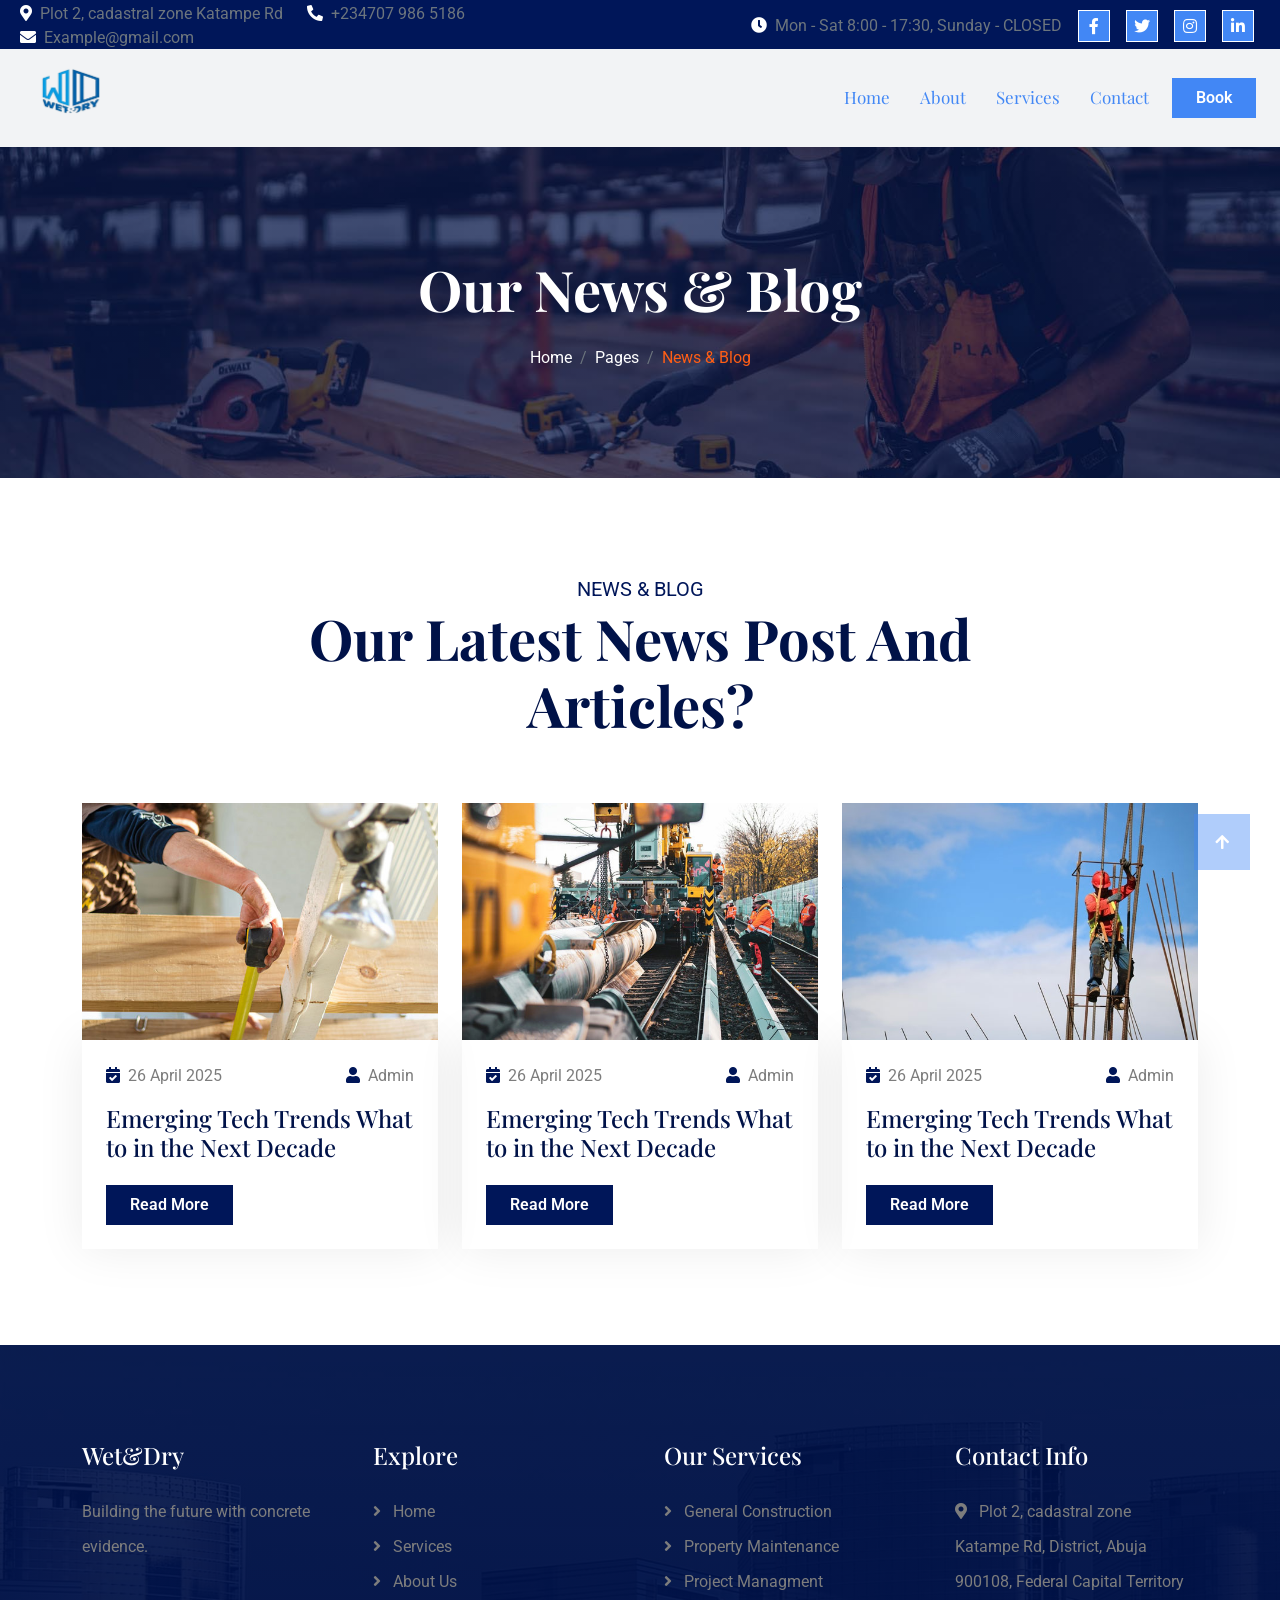
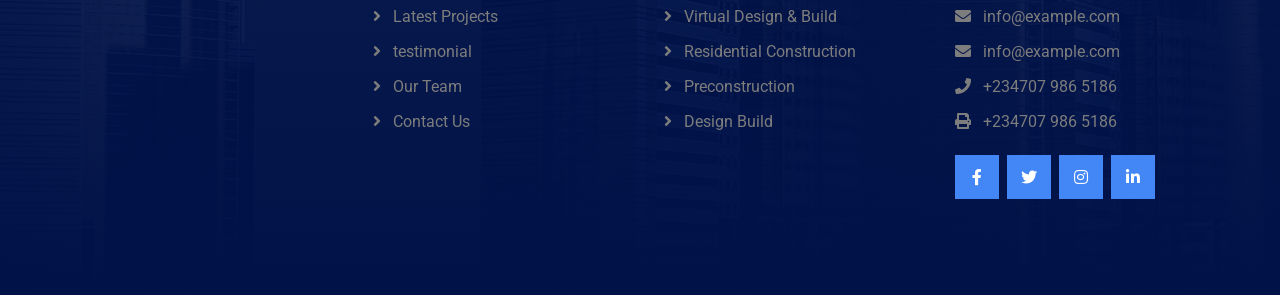
<file: blog.html>
<!DOCTYPE html>
<html lang="en">

    <head>
        <meta charset="utf-8">
        <title>WET&DRY - Building Construction</title>
        <meta content="width=device-width, initial-scale=1.0" name="viewport">
        <meta content="" name="keywords">
        <meta content="" name="description">

        <!-- Google Web Fonts -->
        <link rel="preconnect" href="https://fonts.googleapis.com">
        <link rel="preconnect" href="https://fonts.gstatic.com" crossorigin>
        <link href="https://fonts.googleapis.com/css2?family=Playfair+Display:ital,wght@0,400..900;1,400..900&family=Roboto:wght@400;500;700&display=swap" rel="stylesheet"> 

        <!-- Icon Font Stylesheet -->
        <link rel="stylesheet" href="https://use.fontawesome.com/releases/v5.15.4/css/all.css"/>
        <link href="https://cdn.jsdelivr.net/npm/bootstrap-icons@1.4.1/font/bootstrap-icons.css" rel="stylesheet">

        <!-- Libraries Stylesheet -->
        <link href="lib/animate/animate.min.css" rel="stylesheet">

        <!-- Customized Bootstrap Stylesheet -->
        <link href="css/bootstrap.min.css" rel="stylesheet">

        <!-- Template Stylesheet -->
        <link href="css/style.css" rel="stylesheet">
    </head>

    <body>

        <!-- Spinner Start -->
        <div id="spinner" class="show bg-white position-fixed translate-middle w-100 vh-100 top-50 start-50 d-flex align-items-center justify-content-center">
            <div class="spinner-border text-primary" style="width: 3rem; height: 3rem;" role="status">
                <span class="sr-only">Loading...</span>
            </div>
        </div>
        <!-- Spinner End -->


        <!-- Topbar Start -->
       <div class="container-fluid topbar d-none d-xl-block w-100">
            <div class="row gx-0 align-items-center" style="height: 45px;">
                <div class="col-lg-6 text-center text-lg-start mb-lg-0">
                    <div class="d-flex flex-wrap">
                        <a href="#" class="text-muted me-4"><i class="fas fa-map-marker-alt text-white  me-2"></i>Plot 2, cadastral zone Katampe Rd</a>
                        <a href="#" class="text-muted me-4"><i class="fas fa-phone-alt text-white me-2"></i>+234707 986 5186</a>
                        <a href="#" class="text-muted me-0"><i class="fas fa-envelope text-white me-2"></i>Example@gmail.com</a>
                    </div>
                </div>
                <div class="col-lg-6 text-center text-lg-end">
                    <div class="d-flex align-items-center justify-content-end">
                        <a href="#" class="text-muted me-3 "><i class="fas fa-clock text-white  me-2"></i>Mon - Sat 8:00 - 17:30, Sunday - CLOSED</a>
                        <a href="#" class="btn btn-primary btn-square border border-white me-3"><i class="fab fa-facebook-f"></i></a>
                        <a href="#" class="btn btn-primary btn-square border border-white me-3"><i class="fab fa-twitter"></i></a>
                        <a href="#" class="btn btn-primary btn-square border border-white me-3"><i class="fab fa-instagram"></i></a>
                        <a href="#" class="btn btn-primary btn-square border border-white me-3"><i class="fab fa-linkedin-in"></i></a>
                    </div>
                </div>
            </div>
        </div>
        <!-- Topbar End -->


        <!-- Navbar & Hero Start -->
        <div class="container-fluid sticky-top px-0">
            <nav class="navbar navbar-expand-lg navbar-dark bg-light py-3 px-4">
                <a href="index.html" class="navbar-brand p-0">
                    <p class="text-primary ">
                        <img src="img/logo.png" alt="Icon" class="me-2" style="width: 100px;"></i>  </p>
                    <!-- <img src="img/logo.png" alt="Logo"> -->
                </a>
                <button class="navbar-toggler" type="button" data-bs-toggle="collapse" data-bs-target="#navbarCollapse">
                    <span class="fa fa-bars"></span>
                </button>
                <div class="collapse navbar-collapse" id="navbarCollapse">
                    <div class="navbar-nav ms-auto pt-2 pt-lg-0">
                        <a href="index.html" class="nav-item nav-link">Home</a>
                        <a href="about.html" class="nav-item nav-link">About</a>
                        <a href="service.html" class="nav-item nav-link">Services</a>
                        
                        <a href="contact.html" class="nav-item nav-link">Contact</a>
                    </div>
                    <div class="d-flex align-items-center flex-nowrap pt-3  pt-lg-0 ms-lg-2">
                        <a href="book.html" class="btn btn-secondary py-2 px-4 flex-wrap flex-sm-shrink-0">Book</a>
                    </div>
                </div>
            </nav>
        </div>
        <!-- Navbar & Hero End -->

        <!-- Header Start -->
        <div class="container-fluid bg-breadcrumb">
            <div class="container text-center py-5" style="max-width: 900px;">
                <h4 class="text-white display-4 mb-4 wow fadeInDown" data-wow-delay="0.1s">Our News & Blog</h4>
                <ol class="breadcrumb d-flex justify-content-center mb-0 wow fadeInDown" data-wow-delay="0.3s">
                    <li class="breadcrumb-item"><a href="index.html">Home</a></li>
                    <li class="breadcrumb-item"><a href="#">Pages</a></li>
                    <li class="breadcrumb-item active text-secondary">News & Blog</li>
                </ol>    
            </div>
        </div>
        <!-- Header End -->

        <!-- Blog Start -->
        <div class="container-fluid blog py-5">
            <div class="container py-5">
                <div class="text-center mx-auto pb-5 wow fadeInUp" data-wow-delay="0.2s" style="max-width: 800px;">
                    <p class="text-uppercase text-primary fs-5 mb-0">News & Blog</p>
                    <h2 class="display-4 text-capitalize mb-3">Our latest news post and articles?</h2>
                </div>
                <div class="row g-4">
                    <div class="col-lg-4 wow fadeInUp" data-wow-delay="0.2s">
                        <div class="blog-item h-100">
                            <div class="blog-img">
                                <img src="img/blog-1.jpg" class="img-fluid w-100" alt="">
                            </div>
                            <div class="blog-content p-4">
                                <div class="d-flex justify-content-between mb-3">
                                    <p class="mb-0"><i class="fa fa-calendar-check text-primary me-1"></i> 26 April 2025</p>
                                    <p class="mb-0"><i class="fa fa-user text-primary me-1"></i> Admin</p>
                                </div>
                                <a href="#" class="h4 d-block mb-4">Emerging Tech Trends What to in the Next Decade</a>
                                <a class="btn btn-primary py-2 px-4" href="#">Read More</a>
                            </div>
                        </div>
                    </div>
                    <div class="col-lg-4 wow fadeInUp" data-wow-delay="0.4s">
                        <div class="blog-item h-100">
                            <div class="blog-img">
                                <img src="img/blog-2.jpg" class="img-fluid w-100" alt="">
                            </div>
                            <div class="blog-content p-4">
                                <div class="d-flex justify-content-between mb-3">
                                    <p class="mb-0"><i class="fa fa-calendar-check text-primary me-1"></i> 26 April 2025</p>
                                    <p class="mb-0"><i class="fa fa-user text-primary me-1"></i> Admin</p>
                                </div>
                                <a href="#" class="h4 d-block mb-4">Emerging Tech Trends What to in the Next Decade</a>
                                <a class="btn btn-primary py-2 px-4" href="#">Read More</a>
                            </div>
                        </div>
                    </div>
                    <div class="col-lg-4 wow fadeInUp" data-wow-delay="0.6s">
                        <div class="blog-item h-100">
                            <div class="blog-img">
                                <img src="img/blog-3.jpg" class="img-fluid w-100" alt="">
                            </div>
                            <div class="blog-content p-4">
                                <div class="d-flex justify-content-between mb-3">
                                    <p class="mb-0"><i class="fa fa-calendar-check text-primary me-1"></i> 26 April 2025</p>
                                    <p class="mb-0"><i class="fa fa-user text-primary me-1"></i> Admin</p>
                                </div>
                                <a href="#" class="h4 d-block mb-4">Emerging Tech Trends What to in the Next Decade</a>
                                <a class="btn btn-primary py-2 px-4" href="#">Read More</a>
                            </div>
                        </div>
                    </div>
                </div>
            </div>
        </div>
        <!-- Blog End -->

        <!-- Footer Start -->
        <div class="container-fluid footer py-5 wow fadeIn" data-wow-delay="0.2s">
            <div class="container py-5">
                <div class="row g-5">
                    <div class="col-md-6 col-lg-6 col-xl-3">
                        <div class="footer-item d-flex flex-column">
                            <div class="footer-item">
                                <h4 class="text-white mb-4">Wet&Dry</h4>
                                <p class="mb-3">Building the future with concrete evidence.</p>
                                
                            </div>
                        </div>
                    </div>
                    <div class="col-md-6 col-lg-6 col-xl-3">
                        <div class="footer-item d-flex flex-column">
                            <h4 class="text-white mb-4">Explore</h4>
                            <a href="#"><i class="fas fa-angle-right me-2"></i> Home</a>
                            <a href="#"><i class="fas fa-angle-right me-2"></i> Services</a>
                            <a href="#"><i class="fas fa-angle-right me-2"></i> About Us</a>
                            <a href="#"><i class="fas fa-angle-right me-2"></i> Latest Projects</a>
                            <a href="#"><i class="fas fa-angle-right me-2"></i> testimonial</a>
                            <a href="#"><i class="fas fa-angle-right me-2"></i> Our Team</a>
                            <a href="#"><i class="fas fa-angle-right me-2"></i> Contact Us</a>
                        </div>
                    </div>
                    <div class="col-md-6 col-lg-6 col-xl-3">
                        <div class="footer-item d-flex flex-column">
                            <h4 class="text-white mb-4">Our Services</h4>
                            <a href="#"><i class="fas fa-angle-right me-2"></i> General Construction</a>
                            <a href="#"><i class="fas fa-angle-right me-2"></i> Property Maintenance</a>
                            <a href="#"><i class="fas fa-angle-right me-2"></i> Project Managment</a>
                            <a href="#"><i class="fas fa-angle-right me-2"></i> Virtual Design & Build</a>
                            <a href="#"><i class="fas fa-angle-right me-2"></i> Residential Construction</a>
                            <a href="#"><i class="fas fa-angle-right me-2"></i> Preconstruction</a>
                            <a href="#"><i class="fas fa-angle-right me-2"></i> Design Build</a>
                        </div>
                    </div>
                    <div class="col-md-6 col-lg-6 col-xl-3">
                        <div class="footer-item d-flex flex-column">
                            <h4 class="text-white mb-4">Contact Info</h4>
                            <a href="" ><i class="fa fa-map-marker-alt me-2"></i> Plot 2, cadastral zone Katampe Rd, District, Abuja 900108, Federal Capital Territory</a>
                            <a href=""><i class="fas fa-envelope me-2"></i> info@example.com</a>
                            <a href=""><i class="fas fa-envelope me-2"></i> info@example.com</a>
                            <a href=""><i class="fas fa-phone me-2"></i> +234707 986 5186</a>
                            <a href="" class="mb-3"><i class="fas fa-print me-2"></i> +234707 986 5186</a>
                            <div class="footer-btn d-flex align-items-center">
                                <a class="btn btn-secondary btn-md-square me-2" href=""><i class="fab fa-facebook-f text-white"></i></a>
                                <a class="btn btn-secondary btn-md-square me-2" href=""><i class="fab fa-twitter text-white"></i></a>
                                <a class="btn btn-secondary btn-md-square me-2" href=""><i class="fab fa-instagram text-white"></i></a>
                                <a class="btn btn-secondary btn-md-square me-0" href=""><i class="fab fa-linkedin-in text-white"></i></a>
                            </div>
                        </div>
                    </div>
                </div>
            </div>
        </div>
        <!-- Footer End -->

        
        <!-- Copyright Start -->
       
        <!-- Copyright End -->


        <!-- Back to Top -->
        <a href="#" class="btn btn-secondary btn-lg-square back-to-top"><i class="fa fa-arrow-up"></i></a>   

        
    <!-- JavaScript Libraries -->
    <script src="https://ajax.googleapis.com/ajax/libs/jquery/3.6.4/jquery.min.js"></script>
    <script src="https://cdn.jsdelivr.net/npm/bootstrap@5.0.0/dist/js/bootstrap.bundle.min.js"></script>
    <script src="lib/wow/wow.min.js"></script>
    <script src="lib/easing/easing.min.js"></script>
    <script src="lib/waypoints/waypoints.min.js"></script>
    

    <!-- Template Javascript -->
    <script src="js/main.js"></script>
    </body>

</html>
</file>
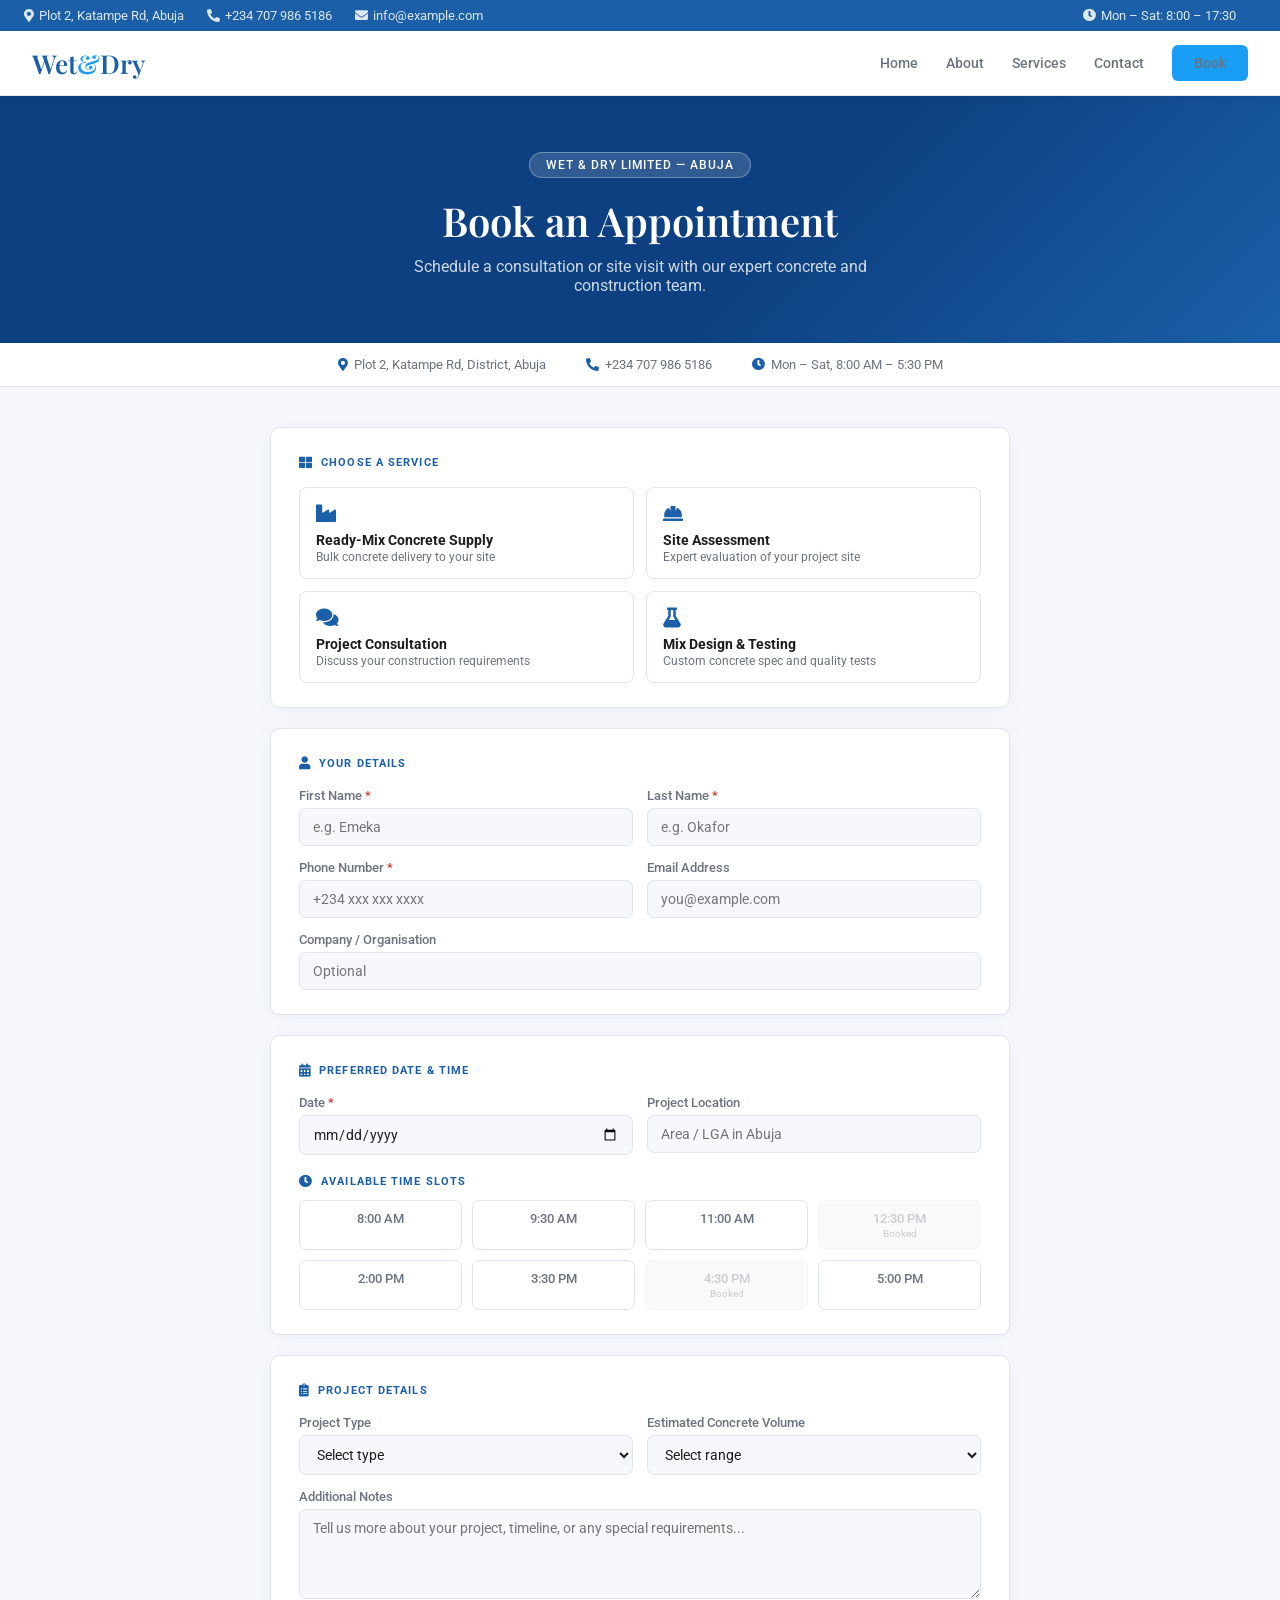
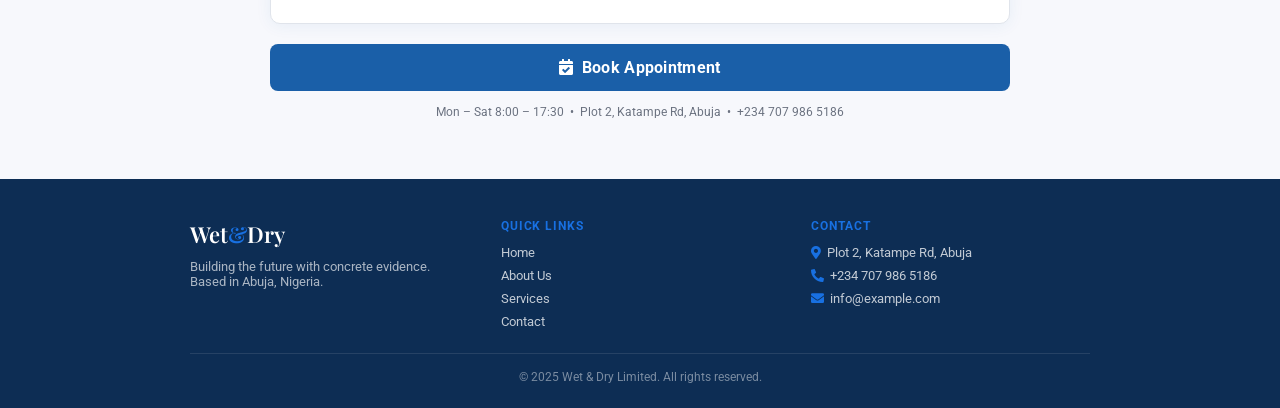
<file: book.html>
<!DOCTYPE html>
<html lang="en">
<head>
  <meta charset="utf-8">
  <title>Book Appointment – Wet & Dry Limited</title>
  <meta name="viewport" content="width=device-width, initial-scale=1.0">
  <link rel="preconnect" href="https://fonts.googleapis.com">
  <link rel="preconnect" href="https://fonts.gstatic.com" crossorigin>
  <link href="https://fonts.googleapis.com/css2?family=Playfair+Display:wght@400;600&family=Roboto:wght@400;500;700&display=swap" rel="stylesheet">
  <link rel="stylesheet" href="https://use.fontawesome.com/releases/v5.15.4/css/all.css"/>
  <style>
    *, *::before, *::after { box-sizing: border-box; margin: 0; padding: 0; }

    :root {
      --primary: #1a5fa8;
      --primary-dark: #0d4080;
      --primary-light: #e8f0fb;
      --secondary: #1a9df4;
      --text: #1c1c1c;
      --text-muted: #6b7280;
      --border: #e0e4eb;
      --bg: #f7f8fc;
      --white: #ffffff;
      --success: #2d7a3a;
      --success-light: #eaf3ec;
      --danger: #c0392b;
      --radius: 10px;
      --shadow: 0 2px 16px rgba(26,95,168,0.07);
    }

    body {
      font-family: 'Roboto', sans-serif;
      background: var(--bg);
      color: var(--text);
      min-height: 100vh;
    }

    /* ── Topbar ── */
    .topbar {
      background: var(--primary);
      color: #fff;
      font-size: 13px;
      padding: 8px 24px;
      display: flex;
      justify-content: space-between;
      align-items: center;
      flex-wrap: wrap;
      gap: 6px;
    }
    .topbar a { color: rgba(255,255,255,0.85); text-decoration: none; margin-right: 20px; }
    .topbar a i { margin-right: 5px; }

    /* ── Navbar ── */
    .navbar {
      background: var(--white);
      border-bottom: 1px solid var(--border);
      display: flex;
      align-items: center;
      justify-content: space-between;
      padding: 14px 32px;
      position: sticky;
      top: 0;
      z-index: 100;
      box-shadow: 0 2px 8px rgba(0,0,0,0.05);
    }
    .brand { font-family: 'Playfair Display', serif; font-size: 26px; color: var(--primary); text-decoration: none; font-weight: 600; }
    .brand span { color: var(--secondary); }
    .nav-links { display: flex; align-items: center; gap: 28px; }
    .nav-links a { text-decoration: none; color: var(--text-muted); font-size: 14px; font-weight: 500; transition: color 0.2s; }
    .nav-links a:hover, .nav-links a.active { color: var(--primary); }
    .btn-book { background: var(--secondary); color: var(--white); border: none; border-radius: 6px; padding: 10px 22px; font-size: 14px; font-weight: 700; cursor: pointer; text-decoration: none; }
    .btn-book:hover { background: #0476f8; }

    /* ── Hero Banner ── */
    .hero-banner {
      background: linear-gradient(135deg, var(--primary-dark) 60%, var(--primary) 100%);
      color: #fff;
      text-align: center;
      padding: 56px 24px 48px;
    }
    .hero-banner .badge {
      display: inline-block;
      background: rgba(255,255,255,0.15);
      border: 1px solid rgba(255,255,255,0.3);
      color: #fff;
      font-size: 12px;
      font-weight: 500;
      letter-spacing: 0.08em;
      text-transform: uppercase;
      padding: 5px 16px;
      border-radius: 20px;
      margin-bottom: 16px;
    }
    .hero-banner h1 { font-family: 'Playfair Display', serif; font-size: 40px; font-weight: 600; margin-bottom: 10px; }
    .hero-banner p { font-size: 16px; color: rgba(255,255,255,0.8); max-width: 520px; margin: 0 auto; }

    /* ── Contact strip ── */
    .contact-strip {
      background: var(--white);
      border-bottom: 1px solid var(--border);
      display: flex;
      justify-content: center;
      gap: 40px;
      padding: 14px 24px;
      font-size: 13px;
      color: var(--text-muted);
      flex-wrap: wrap;
    }
    .contact-strip span i { color: var(--primary); margin-right: 6px; }

    /* ── Main layout ── */
    .main {
      max-width: 780px;
      margin: 40px auto 60px;
      padding: 0 20px;
    }

    /* ── Section card ── */
    .card {
      background: var(--white);
      border: 1px solid var(--border);
      border-radius: var(--radius);
      padding: 28px 28px 24px;
      margin-bottom: 20px;
      box-shadow: var(--shadow);
    }
    .card-title {
      font-size: 11px;
      font-weight: 700;
      letter-spacing: 0.1em;
      text-transform: uppercase;
      color: var(--primary);
      margin-bottom: 18px;
      display: flex;
      align-items: center;
      gap: 8px;
    }
    .card-title i { font-size: 13px; }

    /* ── Service cards ── */
    .service-grid { display: grid; grid-template-columns: repeat(2, 1fr); gap: 12px; }
    .service-card {
      border: 1.5px solid var(--border);
      border-radius: 8px;
      padding: 14px 16px;
      cursor: pointer;
      transition: border-color 0.18s, background 0.18s;
    }
    .service-card:hover { border-color: var(--primary); background: var(--primary-light); }
    .service-card.selected { border-color: var(--primary); background: var(--primary-light); }
    .service-card .s-icon { font-size: 20px; color: var(--primary); margin-bottom: 6px; }
    .service-card .s-title { font-size: 14px; font-weight: 700; color: var(--text); margin-bottom: 2px; }
    .service-card .s-desc { font-size: 12px; color: var(--text-muted); }

    /* ── Form fields ── */
    .grid-2 { display: grid; grid-template-columns: 1fr 1fr; gap: 14px; }
    .field { display: flex; flex-direction: column; gap: 5px; margin-bottom: 14px; }
    .field:last-child { margin-bottom: 0; }
    label { font-size: 13px; font-weight: 500; color: var(--text-muted); }
    .req { color: var(--danger); }
    input, select, textarea {
      font-family: 'Roboto', sans-serif;
      font-size: 14px;
      color: var(--text);
      background: var(--bg);
      border: 1px solid var(--border);
      border-radius: 7px;
      padding: 10px 13px;
      width: 100%;
      outline: none;
      transition: border 0.15s, box-shadow 0.15s;
    }
    input:focus, select:focus, textarea:focus {
      border-color: var(--primary);
      box-shadow: 0 0 0 3px rgba(26,95,168,0.12);
      background: #fff;
    }
    textarea { resize: vertical; min-height: 90px; }

    /* ── Time slots ── */
    .time-slots { display: grid; grid-template-columns: repeat(4, 1fr); gap: 10px; }
    .slot {
      border: 1.5px solid var(--border);
      border-radius: 7px;
      padding: 10px 6px;
      text-align: center;
      font-size: 13px;
      font-weight: 500;
      color: var(--text-muted);
      cursor: pointer;
      transition: all 0.15s;
    }
    .slot:hover { border-color: var(--primary); color: var(--primary); background: var(--primary-light); }
    .slot.selected { border-color: var(--primary); background: var(--primary); color: #fff; }
    .slot.unavailable { opacity: 0.35; cursor: not-allowed; background: #f0f0f0; }
    .slot .slot-note { display: block; font-size: 10px; font-weight: 400; margin-top: 2px; }

    /* ── Submit ── */
    .submit-btn {
      width: 100%;
      padding: 14px;
      background: var(--primary);
      color: #fff;
      border: none;
      border-radius: 8px;
      font-family: 'Roboto', sans-serif;
      font-size: 16px;
      font-weight: 700;
      cursor: pointer;
      transition: background 0.15s, transform 0.1s;
      letter-spacing: 0.02em;
    }
    .submit-btn:hover { background: var(--primary-dark); }
    .submit-btn:active { transform: scale(0.99); }

    .error-msg {
      color: var(--danger);
      font-size: 13px;
      margin-bottom: 12px;
      display: none;
      padding: 10px 14px;
      background: #fdf0ef;
      border-radius: 6px;
      border-left: 3px solid var(--danger);
    }

    .footer-note {
      text-align: center;
      font-size: 12px;
      color: var(--text-muted);
      margin-top: 12px;
    }

    /* ── Success screen ── */
    #success-view { display: none; }
    .success-wrap {
      text-align: center;
      padding: 20px 0 10px;
    }
    .success-icon {
      width: 64px;
      height: 64px;
      border-radius: 50%;
      background: var(--success-light);
      display: flex;
      align-items: center;
      justify-content: center;
      margin: 0 auto 20px;
      font-size: 28px;
      color: var(--success);
    }
    .success-wrap h2 { font-family: 'Playfair Display', serif; font-size: 26px; color: var(--text); margin-bottom: 8px; }
    .success-wrap p { font-size: 15px; color: var(--text-muted); margin-bottom: 24px; }
    .summary-box {
      background: var(--bg);
      border-radius: 8px;
      padding: 16px 20px;
      text-align: left;
      margin-bottom: 20px;
      border: 1px solid var(--border);
    }
    .summary-row {
      display: flex;
      justify-content: space-between;
      font-size: 13px;
      padding: 6px 0;
      border-bottom: 1px solid var(--border);
    }
    .summary-row:last-child { border-bottom: none; }
    .summary-row .sr-label { color: var(--text-muted); }
    .summary-row .sr-value { font-weight: 700; color: var(--text); }

    /* ── Hamburger ── */
    .nav-toggle {
      display: none;
      background: none;
      border: none;
      cursor: pointer;
      padding: 4px;
      flex-direction: column;
      gap: 5px;
    }
    .nav-toggle span {
      display: block;
      width: 24px;
      height: 2px;
      background: var(--primary);
      border-radius: 2px;
      transition: all 0.25s;
    }
    .nav-toggle.open span:nth-child(1) { transform: translateY(7px) rotate(45deg); }
    .nav-toggle.open span:nth-child(2) { opacity: 0; }
    .nav-toggle.open span:nth-child(3) { transform: translateY(-7px) rotate(-45deg); }

    /* ── Responsive ── */
    @media (max-width: 768px) {
      /* Topbar: hide on small screens */
      .topbar { display: none; }

      /* Navbar */
      .navbar { padding: 12px 16px; flex-wrap: wrap; }
      .nav-toggle { display: flex; }
      .nav-links {
        display: none;
        flex-direction: column;
        width: 100%;
        gap: 0;
        padding: 8px 0 4px;
        border-top: 1px solid var(--border);
        margin-top: 10px;
      }
      .nav-links.open { display: flex; }
      .nav-links a {
        padding: 11px 4px;
        border-bottom: 1px solid var(--border);
        font-size: 15px;
      }
      .nav-links a:last-child { border-bottom: none; }
      .btn-book {
        display: block;
        margin-top: 10px;
        text-align: center;
        padding: 12px;
        border-radius: 7px;
      }

      /* Hero */
      .hero-banner { padding: 36px 16px 32px; }
      .hero-banner h1 { font-size: 26px; }
      .hero-banner p { font-size: 14px; }

      /* Contact strip */
      .contact-strip { gap: 10px; padding: 10px 16px; font-size: 12px; flex-direction: column; align-items: center; text-align: center; }

      /* Main */
      .main { margin: 20px auto 40px; padding: 0 12px; }

      /* Cards */
      .card { padding: 18px 14px 16px; margin-bottom: 14px; }

      /* Grids → single column */
      .grid-2 { grid-template-columns: 1fr; gap: 0; }
      .service-grid { grid-template-columns: 1fr; gap: 10px; }

      /* Service cards: horizontal layout on mobile */
      .service-card { display: flex; align-items: flex-start; gap: 12px; padding: 12px 14px; }
      .service-card .s-icon { font-size: 22px; margin-bottom: 0; flex-shrink: 0; }

      /* Time slots: 2 columns */
      .time-slots { grid-template-columns: repeat(2, 1fr); gap: 8px; }
      .slot { font-size: 12px; padding: 10px 4px; }

      /* Input sizing for thumb-friendliness */
      input, select, textarea { font-size: 16px; padding: 12px 13px; }

      /* Submit button */
      .submit-btn { font-size: 15px; padding: 14px; }

      /* Footer note wraps gracefully */
      .footer-note { font-size: 11px; line-height: 1.8; }

      /* Success screen */
      .success-wrap h2 { font-size: 22px; }
    }

    @media (max-width: 400px) {
      .hero-banner h1 { font-size: 22px; }
      .time-slots { grid-template-columns: repeat(2, 1fr); }
      .card { padding: 14px 10px; }
    }
  </style>
</head>
<body>

  <!-- Topbar -->
  <div class="topbar">
    <div>
      <a href="#"><i class="fas fa-map-marker-alt"></i>Plot 2, Katampe Rd, Abuja</a>
      <a href="tel:+2347079865186"><i class="fas fa-phone-alt"></i>+234 707 986 5186</a>
      <a href="mailto:info@example.com"><i class="fas fa-envelope"></i>info@example.com</a>
    </div>
    <div>
      <a href="#"><i class="fas fa-clock"></i>Mon – Sat: 8:00 – 17:30</a>
    </div>
  </div>

  <!-- Navbar -->
  <nav class="navbar">
    <a class="brand" href="index.html">Wet<span>&</span>Dry</a>
    <button class="nav-toggle" id="nav-toggle" aria-label="Toggle menu">
      <span></span><span></span><span></span>
    </button>
    <div class="nav-links" id="nav-links">
      <a href="index.html">Home</a>
      <a href="about.html">About</a>
      <a href="service.html">Services</a>
      <a href="contact.html">Contact</a>
      <a class="btn-book" href="#">Book</a>
    </div>
  </nav>

  <!-- Hero Banner -->
  <div class="hero-banner">
    <div class="badge">Wet & Dry Limited &mdash; Abuja</div>
    <h1>Book an Appointment</h1>
    <p>Schedule a consultation or site visit with our expert concrete and construction team.</p>
  </div>

  <!-- Contact Strip -->
  <div class="contact-strip">
    <span><i class="fas fa-map-marker-alt"></i>Plot 2, Katampe Rd, District, Abuja</span>
    <span><i class="fas fa-phone-alt"></i>+234 707 986 5186</span>
    <span><i class="fas fa-clock"></i>Mon – Sat, 8:00 AM – 5:30 PM</span>
  </div>

  <!-- Main Form -->
  <div class="main">

    <!-- FORM VIEW -->
    <div id="form-view">

      <!-- Service Selection -->
      <div class="card">
        <div class="card-title"><i class="fas fa-th-large"></i> Choose a Service</div>
        <div class="service-grid" id="services">
          <div class="service-card" data-service="Ready-Mix Concrete Supply">
            <div class="s-icon"><i class="fas fa-industry"></i></div>
            <div class="s-title">Ready-Mix Concrete Supply</div>
            <div class="s-desc">Bulk concrete delivery to your site</div>
          </div>
          <div class="service-card" data-service="Site Assessment">
            <div class="s-icon"><i class="fas fa-hard-hat"></i></div>
            <div class="s-title">Site Assessment</div>
            <div class="s-desc">Expert evaluation of your project site</div>
          </div>
          <div class="service-card" data-service="Project Consultation">
            <div class="s-icon"><i class="fas fa-comments"></i></div>
            <div class="s-title">Project Consultation</div>
            <div class="s-desc">Discuss your construction requirements</div>
          </div>
          <div class="service-card" data-service="Mix Design & Testing">
            <div class="s-icon"><i class="fas fa-flask"></i></div>
            <div class="s-title">Mix Design & Testing</div>
            <div class="s-desc">Custom concrete spec and quality tests</div>
          </div>
        </div>
      </div>

      <!-- Personal Details -->
      <div class="card">
        <div class="card-title"><i class="fas fa-user"></i> Your Details</div>
        <div class="grid-2">
          <div class="field">
            <label>First Name <span class="req">*</span></label>
            <input type="text" id="fname" placeholder="e.g. Emeka">
          </div>
          <div class="field">
            <label>Last Name <span class="req">*</span></label>
            <input type="text" id="lname" placeholder="e.g. Okafor">
          </div>
        </div>
        <div class="grid-2">
          <div class="field">
            <label>Phone Number <span class="req">*</span></label>
            <input type="tel" id="phone" placeholder="+234 xxx xxx xxxx">
          </div>
          <div class="field">
            <label>Email Address</label>
            <input type="email" id="email" placeholder="you@example.com">
          </div>
        </div>
        <div class="field">
          <label>Company / Organisation</label>
          <input type="text" id="company" placeholder="Optional">
        </div>
      </div>

      <!-- Date & Time -->
      <div class="card">
        <div class="card-title"><i class="fas fa-calendar-alt"></i> Preferred Date &amp; Time</div>
        <div class="grid-2" style="margin-bottom: 20px;">
          <div class="field" style="margin-bottom:0;">
            <label>Date <span class="req">*</span></label>
            <input type="date" id="appt-date">
          </div>
          <div class="field" style="margin-bottom:0;">
            <label>Project Location</label>
            <input type="text" id="location" placeholder="Area / LGA in Abuja">
          </div>
        </div>
        <div class="card-title" style="margin-bottom: 12px;"><i class="fas fa-clock"></i> Available Time Slots</div>
        <div class="time-slots" id="slots">
          <div class="slot" data-time="8:00 AM">8:00 AM</div>
          <div class="slot" data-time="9:30 AM">9:30 AM</div>
          <div class="slot" data-time="11:00 AM">11:00 AM</div>
          <div class="slot unavailable" data-time="12:30 PM">12:30 PM<span class="slot-note">Booked</span></div>
          <div class="slot" data-time="2:00 PM">2:00 PM</div>
          <div class="slot" data-time="3:30 PM">3:30 PM</div>
          <div class="slot unavailable" data-time="4:30 PM">4:30 PM<span class="slot-note">Booked</span></div>
          <div class="slot" data-time="5:00 PM">5:00 PM</div>
        </div>
      </div>

      <!-- Project Details -->
      <div class="card">
        <div class="card-title"><i class="fas fa-clipboard-list"></i> Project Details</div>
        <div class="grid-2">
          <div class="field">
            <label>Project Type</label>
            <select id="proj-type">
              <option value="">Select type</option>
              <option>Residential Building</option>
              <option>Commercial Building</option>
              <option>Road / Infrastructure</option>
              <option>Industrial</option>
              <option>Other</option>
            </select>
          </div>
          <div class="field">
            <label>Estimated Concrete Volume</label>
            <select id="volume">
              <option value="">Select range</option>
              <option>Under 10 m³</option>
              <option>10 – 50 m³</option>
              <option>50 – 200 m³</option>
              <option>200 – 500 m³</option>
              <option>500 m³ and above</option>
            </select>
          </div>
        </div>
        <div class="field">
          <label>Additional Notes</label>
          <textarea id="notes" placeholder="Tell us more about your project, timeline, or any special requirements..."></textarea>
        </div>
      </div>

      <div class="error-msg" id="error-msg">
        <i class="fas fa-exclamation-circle"></i> Please fill in all required fields and select a service, date, and time slot.
      </div>
      <button class="submit-btn" onclick="submitForm()">
        <i class="fas fa-calendar-check" style="margin-right:8px;"></i>Book Appointment
      </button>
      <p class="footer-note" style="margin-top:14px;">
        Mon – Sat 8:00 – 17:30 &nbsp;&bull;&nbsp; Plot 2, Katampe Rd, Abuja &nbsp;&bull;&nbsp; +234 707 986 5186
      </p>
    </div>

    <!-- SUCCESS VIEW -->
    <div id="success-view">
      <div class="card">
        <div class="success-wrap">
          <div class="success-icon"><i class="fas fa-check"></i></div>
          <h2>Appointment Requested!</h2>
          <p>Thank you. Our team will confirm your booking within 24 hours via phone or email.</p>
          <div class="summary-box" id="summary-box"></div>
          <button class="submit-btn" onclick="resetForm()" style="max-width:320px;margin:0 auto;">
            <i class="fas fa-plus" style="margin-right:8px;"></i>Book Another Appointment
          </button>
        </div>
      </div>
    </div>

  </div><!-- /.main -->

  <!-- Footer -->
  <div style="background:#0d2d54; color:#fff; padding: 40px 24px 24px; margin-top: 20px;">
    <div style="max-width:900px; margin:0 auto; display:grid; grid-template-columns: repeat(auto-fit, minmax(200px, 1fr)); gap:32px;">
      <div>
        <div style="font-family:'Playfair Display',serif; font-size:22px; font-weight:600; margin-bottom:10px;">Wet<span style="color:#1a79f4e1;">&</span>Dry</div>
        <p style="font-size:13px; color:rgba(255,255,255,0.65);">Building the future with concrete evidence. Based in Abuja, Nigeria.</p>
      </div>
      <div>
        <div style="font-size:12px; font-weight:700; letter-spacing:0.08em; text-transform:uppercase; color:#1a79f4e1; margin-bottom:12px;">Quick Links</div>
        <div style="display:flex; flex-direction:column; gap:8px; font-size:13px;">
          <a href="index.html" style="color:rgba(255,255,255,0.75); text-decoration:none;">Home</a>
          <a href="about.html" style="color:rgba(255,255,255,0.75); text-decoration:none;">About Us</a>
          <a href="service.html" style="color:rgba(255,255,255,0.75); text-decoration:none;">Services</a>
          <a href="contact.html" style="color:rgba(255,255,255,0.75); text-decoration:none;">Contact</a>
        </div>
      </div>
      <div>
        <div style="font-size:12px; font-weight:700; letter-spacing:0.08em; text-transform:uppercase; color:#1a79f4e1; margin-bottom:12px;">Contact</div>
        <div style="font-size:13px; color:rgba(255,255,255,0.75); display:flex; flex-direction:column; gap:8px;">
          <span><i class="fas fa-map-marker-alt" style="margin-right:6px;color:#1a79f4e1;"></i>Plot 2, Katampe Rd, Abuja</span>
          <span><i class="fas fa-phone-alt" style="margin-right:6px;color:#1a79f4e1;"></i>+234 707 986 5186</span>
          <span><i class="fas fa-envelope" style="margin-right:6px;color:#1a79f4e1;"></i>info@example.com</span>
        </div>
      </div>
    </div>
    <div style="max-width:900px; margin:24px auto 0; border-top:1px solid rgba(255,255,255,0.1); padding-top:16px; font-size:12px; color:rgba(255,255,255,0.45); text-align:center;">
      &copy; 2025 Wet &amp; Dry Limited. All rights reserved.
    </div>
  </div>

  <script>
    let selectedService = null;
    let selectedSlot = null;

    // Service selection
    document.querySelectorAll('.service-card').forEach(function(c) {
      c.addEventListener('click', function() {
        document.querySelectorAll('.service-card').forEach(function(x){ x.classList.remove('selected'); });
        c.classList.add('selected');
        selectedService = c.dataset.service;
      });
    });

    // Time slot selection
    document.querySelectorAll('.slot:not(.unavailable)').forEach(function(s) {
      s.addEventListener('click', function() {
        document.querySelectorAll('.slot').forEach(function(x){ x.classList.remove('selected'); });
        s.classList.add('selected');
        selectedSlot = s.dataset.time;
      });
    });

    // Hamburger menu toggle
    var navToggle = document.getElementById('nav-toggle');
    var navLinks  = document.getElementById('nav-links');
    navToggle.addEventListener('click', function() {
      navToggle.classList.toggle('open');
      navLinks.classList.toggle('open');
    });

    // Set min date to today
    var today = new Date().toISOString().split('T')[0];
    document.getElementById('appt-date').setAttribute('min', today);

    function submitForm() {
      var fname = document.getElementById('fname').value.trim();
      var lname = document.getElementById('lname').value.trim();
      var phone = document.getElementById('phone').value.trim();
      var date  = document.getElementById('appt-date').value;
      var err   = document.getElementById('error-msg');

      if (!fname || !lname || !phone || !date || !selectedService || !selectedSlot) {
        err.style.display = 'block';
        err.scrollIntoView({ behavior: 'smooth', block: 'center' });
        return;
      }
      err.style.display = 'none';

      var d = new Date(date);
      var formatted = d.toLocaleDateString('en-NG', { weekday: 'long', year: 'numeric', month: 'long', day: 'numeric' });

      var rows = [
        ['Name', fname + ' ' + lname],
        ['Phone', phone],
        ['Service', selectedService],
        ['Date', formatted],
        ['Time', selectedSlot]
      ];
      var loc     = document.getElementById('location').value.trim();
      var company = document.getElementById('company').value.trim();
      var proj    = document.getElementById('proj-type').value;
      var vol     = document.getElementById('volume').value;
      if (loc)     rows.push(['Project Location', loc]);
      if (company) rows.push(['Company', company]);
      if (proj)    rows.push(['Project Type', proj]);
      if (vol)     rows.push(['Concrete Volume', vol]);

      document.getElementById('summary-box').innerHTML = rows.map(function(r) {
        return '<div class="summary-row"><span class="sr-label">' + r[0] + '</span><span class="sr-value">' + r[1] + '</span></div>';
      }).join('');

      document.getElementById('form-view').style.display = 'none';
      document.getElementById('success-view').style.display = 'block';
      window.scrollTo({ top: 0, behavior: 'smooth' });
    }

    function resetForm() {
      ['fname','lname','phone','email','company','appt-date','location','notes'].forEach(function(id){
        document.getElementById(id).value = '';
      });
      document.getElementById('proj-type').value = '';
      document.getElementById('volume').value = '';
      document.querySelectorAll('.service-card').forEach(function(x){ x.classList.remove('selected'); });
      document.querySelectorAll('.slot').forEach(function(x){ x.classList.remove('selected'); });
      selectedService = null;
      selectedSlot = null;
      document.getElementById('form-view').style.display = 'block';
      document.getElementById('success-view').style.display = 'none';
      window.scrollTo({ top: 0, behavior: 'smooth' });
    }
  </script>
</body>
</html>
</file>
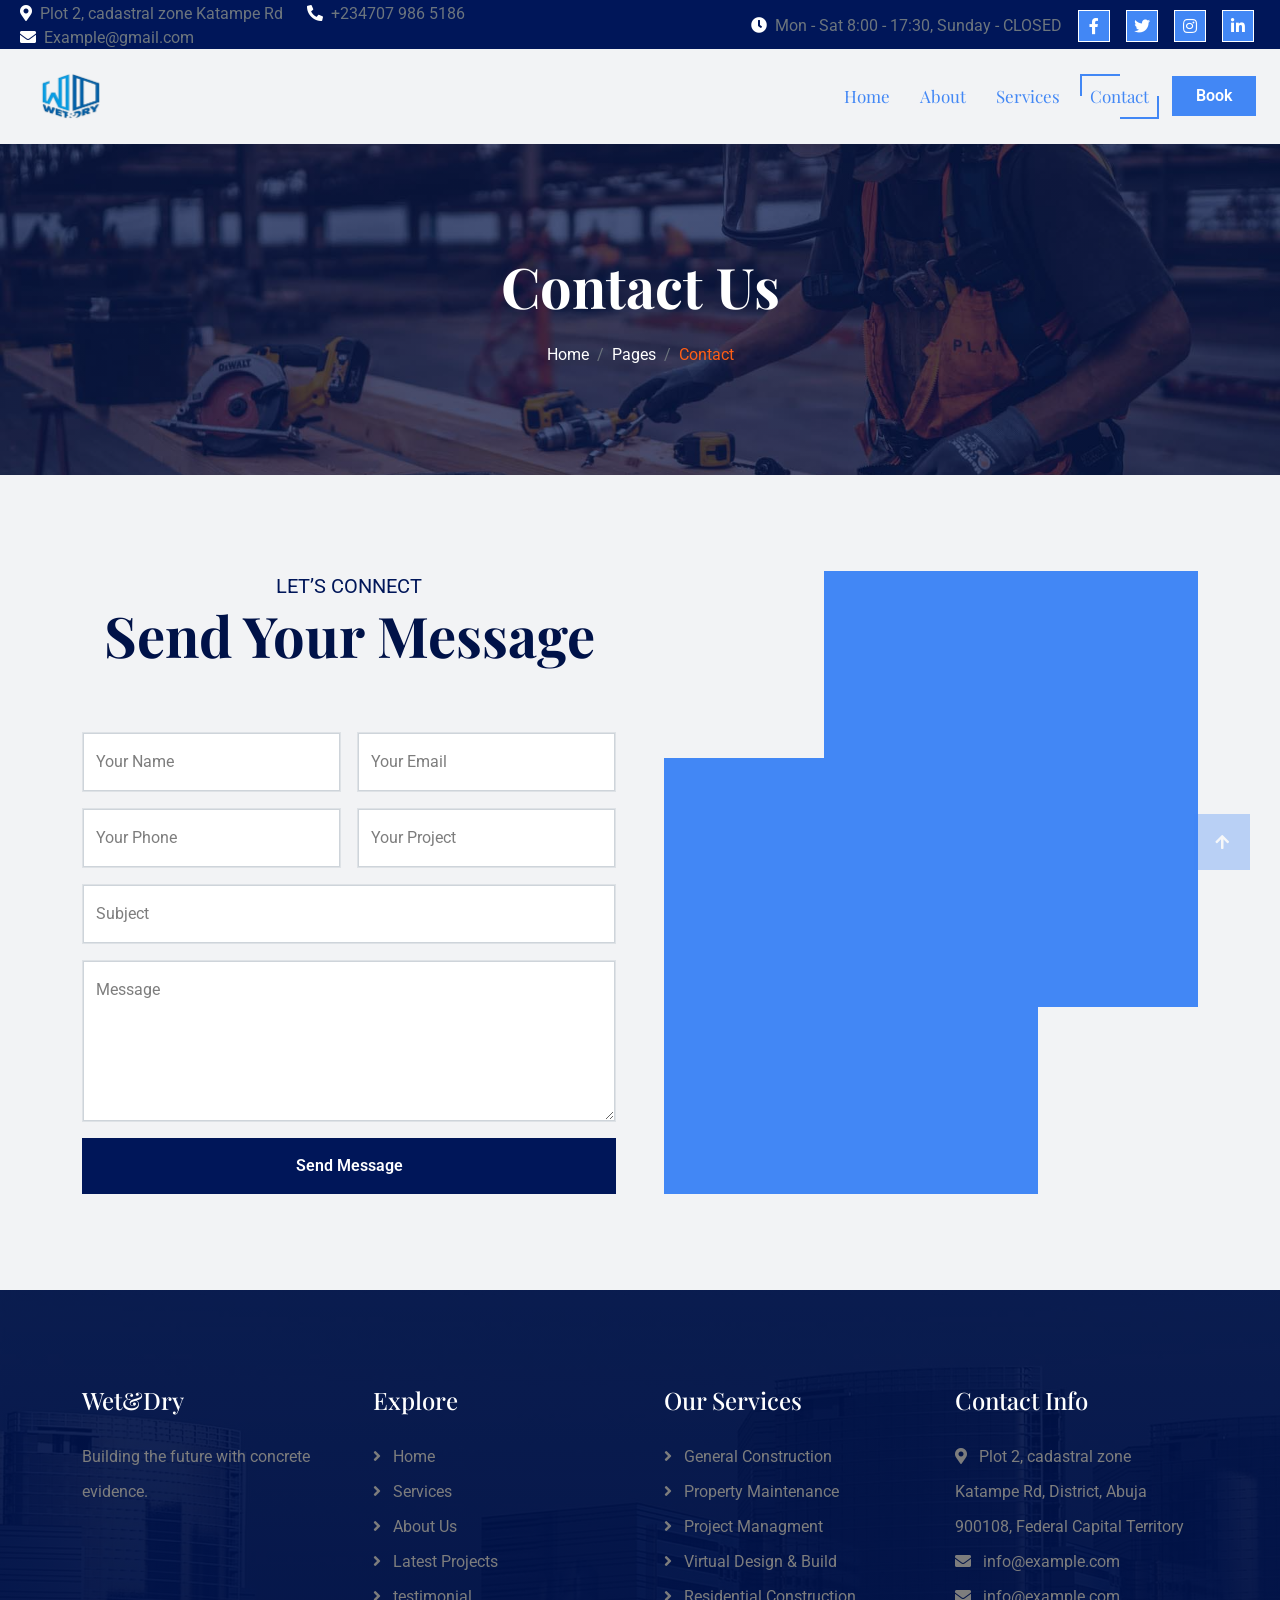
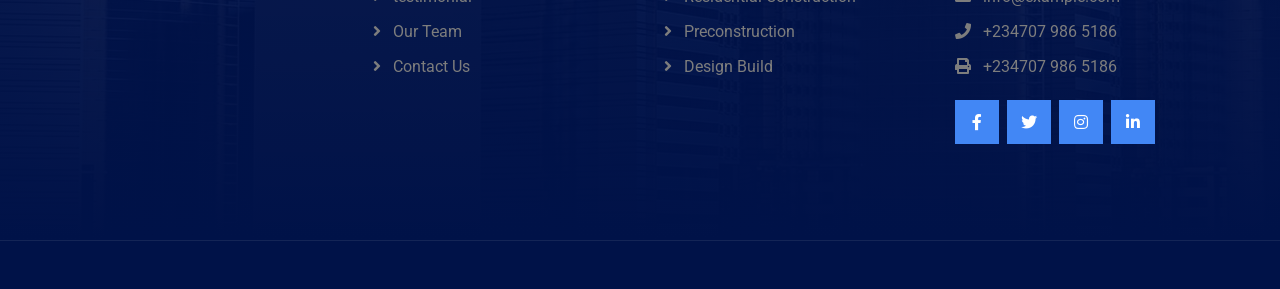
<file: contact.html>
<!DOCTYPE html>
<html lang="en">

    <head>
        <meta charset="utf-8">
        <title>Wet&Dry - Contact Us</title>
        <meta content="width=device-width, initial-scale=1.0" name="viewport">
        <meta content="" name="keywords">
        <meta content="" name="description">

        <!-- Google Web Fonts -->
        <link rel="preconnect" href="https://fonts.googleapis.com">
        <link rel="preconnect" href="https://fonts.gstatic.com" crossorigin>
        <link href="https://fonts.googleapis.com/css2?family=Playfair+Display:ital,wght@0,400..900;1,400..900&family=Roboto:wght@400;500;700&display=swap" rel="stylesheet"> 

        <!-- Icon Font Stylesheet -->
        <link rel="stylesheet" href="https://use.fontawesome.com/releases/v5.15.4/css/all.css"/>
        <link href="https://cdn.jsdelivr.net/npm/bootstrap-icons@1.4.1/font/bootstrap-icons.css" rel="stylesheet">

        <!-- Libraries Stylesheet -->
        <link href="lib/animate/animate.min.css" rel="stylesheet">

        <!-- Customized Bootstrap Stylesheet -->
        <link href="css/bootstrap.min.css" rel="stylesheet">

        <!-- Template Stylesheet -->
        <link href="css/style.css" rel="stylesheet">
    </head>

    <body>

        <!-- Spinner Start -->
        <div id="spinner" class="show bg-white position-fixed translate-middle w-100 vh-100 top-50 start-50 d-flex align-items-center justify-content-center">
            <div class="spinner-border text-primary" style="width: 3rem; height: 3rem;" role="status">
                <span class="sr-only">Loading...</span>
            </div>
        </div>
        <!-- Spinner End -->


        <!-- Topbar Start -->
        <div class="container-fluid topbar d-none d-xl-block w-100">
            <div class="row gx-0 align-items-center" style="height: 45px;">
                <div class="col-lg-6 text-center text-lg-start mb-lg-0">
                    <div class="d-flex flex-wrap">
                        <a href="#" class="text-muted me-4"><i class="fas fa-map-marker-alt text-white me-2"></i>Plot 2, cadastral zone Katampe Rd</a>
                        <a href="#" class="text-muted me-4"><i class="fas fa-phone-alt text-white me-2"></i>+234707 986 5186</a>
                        <a href="#" class="text-muted me-0"><i class="fas fa-envelope text-white me-2"></i>Example@gmail.com</a>
                    </div>
                </div>
                <div class="col-lg-6 text-center text-lg-end">
                    <div class="d-flex align-items-center justify-content-end">
                        <a href="#" class="text-muted me-3"><i class="fas fa-clock text-white me-2"></i>Mon - Sat 8:00 - 17:30, Sunday - CLOSED</a>
                        <a href="#" class="btn btn-primary btn-square border border-white me-3"><i class="fab fa-facebook-f"></i></a>
                        <a href="#" class="btn btn-primary btn-square border border-white me-3"><i class="fab fa-twitter"></i></a>
                        <a href="#" class="btn btn-primary btn-square border border-white me-3"><i class="fab fa-instagram"></i></a>
                        <a href="#" class="btn btn-primary btn-square border border-white me-3"><i class="fab fa-linkedin-in"></i></a>
                    </div>
                </div>
            </div>
        </div>
        <!-- Topbar End -->


        <!-- Navbar & Hero Start -->
        <div class="container-fluid sticky-top px-0">
            <nav class="navbar navbar-expand-lg navbar-dark bg-light py-3 px-4">
                <a href="index.html" class="navbar-brand p-0">
                    <h1 class="text-secondary display-6">
                                                <img src="img/logo.png" alt="Icon" class="me-2" style="width: 100px;">

                        </h1>
                    <!-- <img src="img/logo.png" alt="Logo"> -->
                </a>
                <button class="navbar-toggler" type="button" data-bs-toggle="collapse" data-bs-target="#navbarCollapse">
                    <span class="fa fa-bars"></span>
                </button>
                <div class="collapse navbar-collapse" id="navbarCollapse">
                    <div class="navbar-nav ms-auto pt-2 pt-lg-0">
                        <a href="index.html" class="nav-item nav-link">Home</a>
                        <a href="about.html" class="nav-item nav-link">About</a>
                        <a href="service.html" class="nav-item nav-link">Services</a>
                       
                        <a href="contact.html" class="nav-item nav-link active">Contact</a>
                    </div>
                    <div class="d-flex align-items-center flex-nowrap pt-3  pt-lg-0 ms-lg-2">
                        <a href="book.html" class="btn btn-secondary py-2 px-4 flex-wrap flex-sm-shrink-0">Book</a>
                    </div>
                </div>
            </nav>
        </div>
        <!-- Navbar & Hero End -->

        <!-- Header Start -->
        <div class="container-fluid bg-breadcrumb">
            <div class="container text-center py-5" style="max-width: 900px;">
                <h4 class="text-white display-4 mb-4 wow fadeInDown" data-wow-delay="0.1s">Contact Us</h4>
                <ol class="breadcrumb d-flex justify-content-center mb-0 wow fadeInDown" data-wow-delay="0.3s">
                    <li class="breadcrumb-item"><a href="index.html">Home</a></li>
                    <li class="breadcrumb-item"><a href="#">Pages</a></li>
                    <li class="breadcrumb-item active text-secondary">Contact</li>
                </ol>    
            </div>
        </div>
        <!-- Header End -->

        <!-- Contact Start -->
        <div class="container-fluid contact bg-light py-5">
            <div class="container py-5">
                <div class="row g-5">
                    <div class="col-lg-6 wow fadeInLeft" data-wow-delay="0.2s">
                        <div class="text-center mx-auto pb-5" style="max-width: 800px;">
                            <p class="text-uppercase text-primary fs-5 mb-0">Let’s Connect</p>
                            <h2 class="display-4 text-capitalize mb-3">Send Your Message</h2>
                        </div>
                        <form>
                            <div class="row g-3">
                                <div class="col-lg-12 col-xl-6">
                                    <div class="form-floating border ">
                                        <input type="text" class="form-control" id="name" placeholder="Your Name">
                                        <label for="name">Your Name</label>
                                    </div>
                                </div>
                                <div class="col-lg-12 col-xl-6">
                                    <div class="form-floating border ">
                                        <input type="email" class="form-control" id="email" placeholder="Your Email">
                                        <label for="email">Your Email</label>
                                    </div>
                                </div>
                                <div class="col-lg-12 col-xl-6">
                                    <div class="form-floating border ">
                                        <input type="phone" class="form-control" id="phone" placeholder="Phone">
                                        <label for="phone">Your Phone</label>
                                    </div>
                                </div>
                                <div class="col-lg-12 col-xl-6">
                                    <div class="form-floating border ">
                                        <input type="text" class="form-control" id="project" placeholder="Project">
                                        <label for="project">Your Project</label>
                                    </div>
                                </div>
                                <div class="col-12">
                                    <div class="form-floating border ">
                                        <input type="text" class="form-control" id="subject" placeholder="Subject">
                                        <label for="subject">Subject</label>
                                    </div>
                                </div>
                                <div class="col-12">
                                    <div class="form-floating border ">
                                        <textarea class="form-control" placeholder="Leave a message here" id="message" style="height: 160px"></textarea>
                                        <label for="message">Message</label>
                                    </div>
                                </div>
                                <div class="col-12">
                                    <button class="btn btn-primary w-100 py-3">Send Message</button>
                                </div>
                            </div>
                        </form>
                    </div>
                    <div class="col-lg-6 wow fadeInRight" data-wow-delay="0.4s">
                        <div class="contact-map h-100 w-100">
                           <iframe 
    class="h-100 w-100"
    style="height: 500px;"
    src="https://www.google.com/maps?q=9.101,7.447&hl=en&z=15&output=embed"
    loading="lazy"
    referrerpolicy="no-referrer-when-downgrade">
</iframe>
                        </div>
                    </div>
                </div>
            </div>
        </div>
        <!-- Contact End -->

        <!-- Footer Start -->
        <div class="container-fluid footer py-5 wow fadeIn" data-wow-delay="0.2s">
            <div class="container py-5">
                <div class="row g-5">
                    <div class="col-md-6 col-lg-6 col-xl-3">
                        <div class="footer-item d-flex flex-column">
                            <div class="footer-item">
                                <h4 class="text-white mb-4">Wet&Dry</h4>
                                <p class="mb-3">Building the future with concrete evidence.</p>
                                
                            </div>
                        </div>
                    </div>
                    <div class="col-md-6 col-lg-6 col-xl-3">
                        <div class="footer-item d-flex flex-column">
                            <h4 class="text-white mb-4">Explore</h4>
                            <a href="#"><i class="fas fa-angle-right me-2"></i> Home</a>
                            <a href="#"><i class="fas fa-angle-right me-2"></i> Services</a>
                            <a href="#"><i class="fas fa-angle-right me-2"></i> About Us</a>
                            <a href="#"><i class="fas fa-angle-right me-2"></i> Latest Projects</a>
                            <a href="#"><i class="fas fa-angle-right me-2"></i> testimonial</a>
                            <a href="#"><i class="fas fa-angle-right me-2"></i> Our Team</a>
                            <a href="#"><i class="fas fa-angle-right me-2"></i> Contact Us</a>
                        </div>
                    </div>
                    <div class="col-md-6 col-lg-6 col-xl-3">
                        <div class="footer-item d-flex flex-column">
                            <h4 class="text-white mb-4">Our Services</h4>
                            <a href="#"><i class="fas fa-angle-right me-2"></i> General Construction</a>
                            <a href="#"><i class="fas fa-angle-right me-2"></i> Property Maintenance</a>
                            <a href="#"><i class="fas fa-angle-right me-2"></i> Project Managment</a>
                            <a href="#"><i class="fas fa-angle-right me-2"></i> Virtual Design & Build</a>
                            <a href="#"><i class="fas fa-angle-right me-2"></i> Residential Construction</a>
                            <a href="#"><i class="fas fa-angle-right me-2"></i> Preconstruction</a>
                            <a href="#"><i class="fas fa-angle-right me-2"></i> Design Build</a>
                        </div>
                    </div>
                    <div class="col-md-6 col-lg-6 col-xl-3">
                       <div class="footer-item d-flex flex-column">
                            <h4 class="text-white mb-4">Contact Info</h4>
                            <a href="" ><i class="fa fa-map-marker-alt me-2"></i> Plot 2, cadastral zone Katampe Rd, District, Abuja 900108, Federal Capital Territory</a>
                            <a href=""><i class="fas fa-envelope me-2"></i> info@example.com</a>
                            <a href=""><i class="fas fa-envelope me-2"></i> info@example.com</a>
                            <a href=""><i class="fas fa-phone me-2"></i> +234707 986 5186</a>
                            <a href="" class="mb-3"><i class="fas fa-print me-2"></i> +234707 986 5186</a>
                            <div class="footer-btn d-flex align-items-center">
                                <a class="btn btn-secondary btn-md-square me-2" href=""><i class="fab fa-facebook-f text-white"></i></a>
                                <a class="btn btn-secondary btn-md-square me-2" href=""><i class="fab fa-twitter text-white"></i></a>
                                <a class="btn btn-secondary btn-md-square me-2" href=""><i class="fab fa-instagram text-white"></i></a>
                                <a class="btn btn-secondary btn-md-square me-0" href=""><i class="fab fa-linkedin-in text-white"></i></a>
                            </div>
                        </div>
                    </div>
                </div>
            </div>
        </div>
        <!-- Footer End -->

        
        <!-- Copyright Start -->
        <div class="container-fluid copyright py-4">
            <div class="container">
                <div class="row g-4 align-items-center">
                    <div class="col-md-6 text-center text-md-start mb-md-0">
                        <!-- <span class="text-body"><a href="#" class="border-bottom text-white"><i class="fas fa-copyright text-light me-2"></i>Your Site Name</a>, All right reserved.</span> -->
                    </div>
                    <div class="col-md-6 text-center text-md-end text-body">
                        <!--/*** The author’s attribution link must remain intact in the template. ***/-->
                        <!--/*** If you wish to remove this credit link, please purchase the Pro Version . ***/-->
                        <!-- Designed By <a class="border-bottom text-white" href="https://htmlcodex.com">HTML Codex</a> -->
                    </div>
                </div>
            </div>
        </div>
        <!-- Copyright End -->


        <!-- Back to Top -->
        <a href="#" class="btn btn-secondary btn-lg-square back-to-top"><i class="fa fa-arrow-up"></i></a>   

        
    <!-- JavaScript Libraries -->
    <script src="https://ajax.googleapis.com/ajax/libs/jquery/3.6.4/jquery.min.js"></script>
    <script src="https://cdn.jsdelivr.net/npm/bootstrap@5.0.0/dist/js/bootstrap.bundle.min.js"></script>
    <script src="lib/wow/wow.min.js"></script>
    <script src="lib/easing/easing.min.js"></script>
    <script src="lib/waypoints/waypoints.min.js"></script>
    

    <!-- Template Javascript -->
    <script src="js/main.js"></script>
    </body>

</html>
</file>
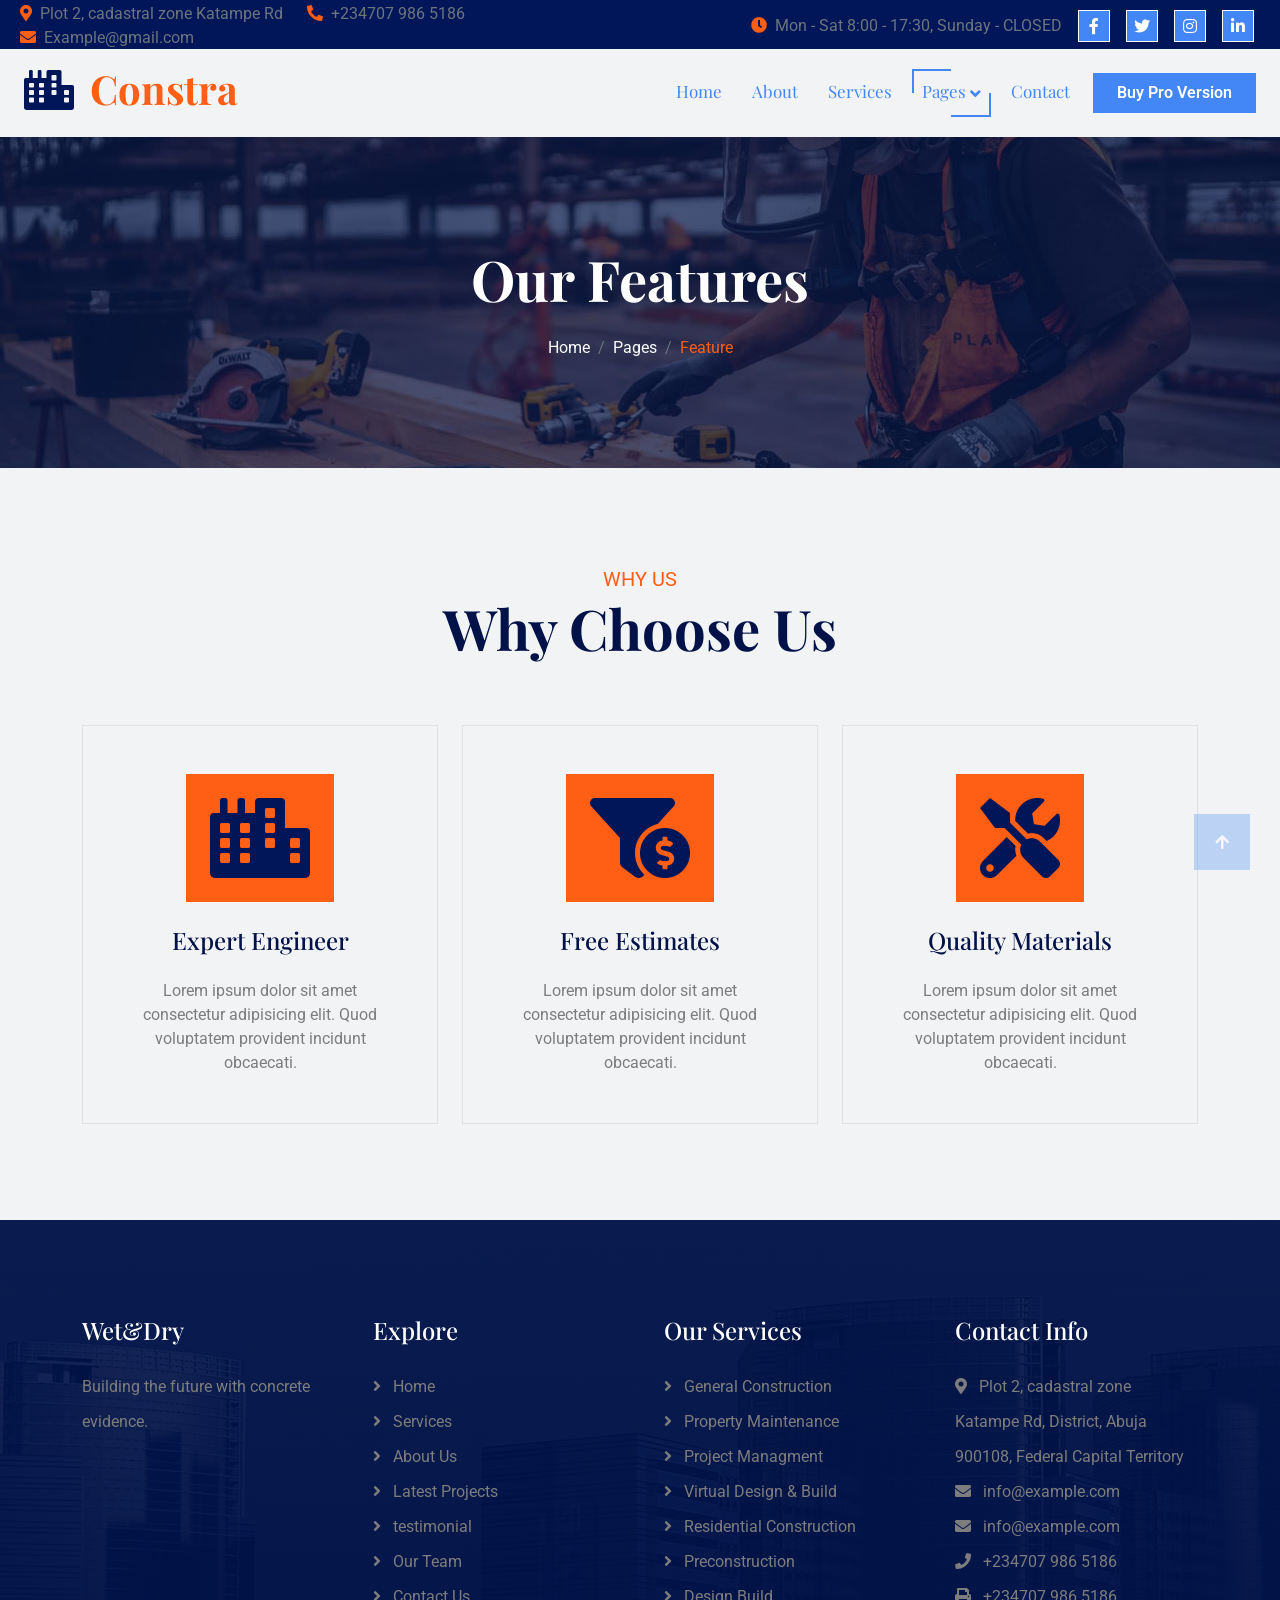
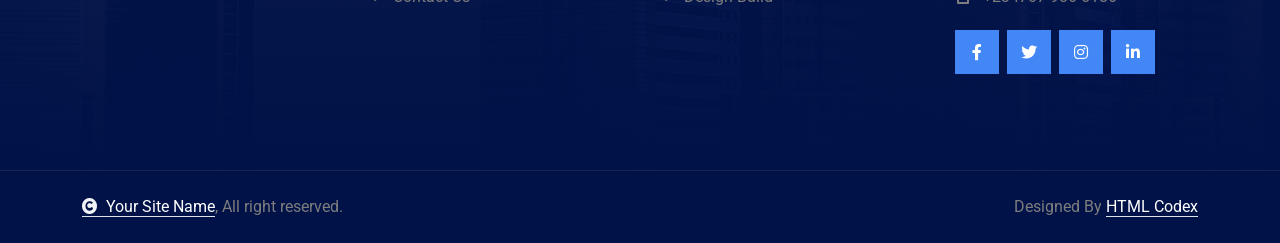
<file: feature.html>
<!DOCTYPE html>
<html lang="en">

    <head>
        <meta charset="utf-8">
        <title>WET&DRY - Building Construction</title>
        <meta content="width=device-width, initial-scale=1.0" name="viewport">
        <meta content="" name="keywords">
        <meta content="" name="description">

        <!-- Google Web Fonts -->
        <link rel="preconnect" href="https://fonts.googleapis.com">
        <link rel="preconnect" href="https://fonts.gstatic.com" crossorigin>
        <link href="https://fonts.googleapis.com/css2?family=Playfair+Display:ital,wght@0,400..900;1,400..900&family=Roboto:wght@400;500;700&display=swap" rel="stylesheet"> 

        <!-- Icon Font Stylesheet -->
        <link rel="stylesheet" href="https://use.fontawesome.com/releases/v5.15.4/css/all.css"/>
        <link href="https://cdn.jsdelivr.net/npm/bootstrap-icons@1.4.1/font/bootstrap-icons.css" rel="stylesheet">

        <!-- Libraries Stylesheet -->
        <link href="lib/animate/animate.min.css" rel="stylesheet">

        <!-- Customized Bootstrap Stylesheet -->
        <link href="css/bootstrap.min.css" rel="stylesheet">

        <!-- Template Stylesheet -->
        <link href="css/style.css" rel="stylesheet">
    </head>

    <body>

        <!-- Spinner Start -->
        <div id="spinner" class="show bg-white position-fixed translate-middle w-100 vh-100 top-50 start-50 d-flex align-items-center justify-content-center">
            <div class="spinner-border text-primary" style="width: 3rem; height: 3rem;" role="status">
                <span class="sr-only">Loading...</span>
            </div>
        </div>
        <!-- Spinner End -->


        <!-- Topbar Start -->
        <div class="container-fluid topbar d-none d-xl-block w-100">
            <div class="row gx-0 align-items-center" style="height: 45px;">
                <div class="col-lg-6 text-center text-lg-start mb-lg-0">
                    <div class="d-flex flex-wrap">
                        <a href="#" class="text-muted me-4"><i class="fas fa-map-marker-alt text-secondary me-2"></i>Plot 2, cadastral zone Katampe Rd</a>
                        <a href="#" class="text-muted me-4"><i class="fas fa-phone-alt text-secondary me-2"></i>+234707 986 5186</a>
                        <a href="#" class="text-muted me-0"><i class="fas fa-envelope text-secondary me-2"></i>Example@gmail.com</a>
                    </div>
                </div>
                <div class="col-lg-6 text-center text-lg-end">
                    <div class="d-flex align-items-center justify-content-end">
                        <a href="#" class="text-muted me-3"><i class="fas fa-clock text-secondary me-2"></i>Mon - Sat 8:00 - 17:30, Sunday - CLOSED</a>
                        <a href="#" class="btn btn-primary btn-square border border-white me-3"><i class="fab fa-facebook-f"></i></a>
                        <a href="#" class="btn btn-primary btn-square border border-white me-3"><i class="fab fa-twitter"></i></a>
                        <a href="#" class="btn btn-primary btn-square border border-white me-3"><i class="fab fa-instagram"></i></a>
                        <a href="#" class="btn btn-primary btn-square border border-white me-3"><i class="fab fa-linkedin-in"></i></a>
                    </div>
                </div>
            </div>
        </div>
        <!-- Topbar End -->


        <!-- Navbar & Hero Start -->
        <div class="container-fluid sticky-top px-0">
            <nav class="navbar navbar-expand-lg navbar-dark bg-light py-3 px-4">
                <a href="index.html" class="navbar-brand p-0">
                    <h1 class="text-secondary display-6"><i class="fas fa-city text-primary me-3"></i>Constra</h1>
                    <!-- <img src="img/logo.png" alt="Logo"> -->
                </a>
                <button class="navbar-toggler" type="button" data-bs-toggle="collapse" data-bs-target="#navbarCollapse">
                    <span class="fa fa-bars"></span>
                </button>
                <div class="collapse navbar-collapse" id="navbarCollapse">
                    <div class="navbar-nav ms-auto pt-2 pt-lg-0">
                        <a href="index.html" class="nav-item nav-link">Home</a>
                        <a href="about.html" class="nav-item nav-link">About</a>
                        <a href="service.html" class="nav-item nav-link">Services</a>
                        <div class="nav-item dropdown active">
                            <a href="#" class="nav-link dropdown-toggle text-dark active" data-bs-toggle="dropdown">Pages</a>
                            <div class="dropdown-menu m-lg-0">
                                <a href="feature.html" class="dropdown-item active">Features</a>
                                <a href="blog.html" class="dropdown-item">Our Blog</a>
                            </div>
                        </div>
                        <a href="contact.html" class="nav-item nav-link">Contact</a>
                    </div>
                    <div class="d-flex align-items-center flex-nowrap pt-3  pt-lg-0 ms-lg-2">
                        <a href="https://htmlcodex.com/downloading/?item=3351" class="btn btn-secondary py-2 px-4 flex-wrap flex-sm-shrink-0">Buy Pro Version</a>
                    </div>
                </div>
            </nav>
        </div>
        <!-- Navbar & Hero End -->

        <!-- Header Start -->
        <div class="container-fluid bg-breadcrumb">
            <div class="container text-center py-5" style="max-width: 900px;">
                <h4 class="text-white display-4 mb-4 wow fadeInDown" data-wow-delay="0.1s">Our Features</h4>
                <ol class="breadcrumb d-flex justify-content-center mb-0 wow fadeInDown" data-wow-delay="0.3s">
                    <li class="breadcrumb-item"><a href="index.html">Home</a></li>
                    <li class="breadcrumb-item"><a href="#">Pages</a></li>
                    <li class="breadcrumb-item active text-secondary">Feature</li>
                </ol>    
            </div>
        </div>
        <!-- Header End -->

        <!-- Features Start -->
        <div class="container-fluid feature bg-light py-5">
            <div class="container py-5">
                <div class="text-center mx-auto pb-5 wow fadeInUp" data-wow-delay="0.2s" style="max-width: 800px;">
                    <p class="text-uppercase text-secondary fs-5 mb-0">WHy US</p>
                    <h2 class="display-4 text-capitalize mb-3">Why Choose Us</h2>
                </div>
                <div class="row g-4">
                    <div class="col-lg-4 wow fadeInUp" data-wow-delay="0.2s">
                        <div class="feature-item text-center border p-5">
                            <div class="feature-img bg-secondary d-inline-flex p-4">
                                <i class="fas fa-city text-primary fa-5x"></i>
                            </div>
                            <a href="#" class="h4 d-block my-4">Expert Engineer</a>
                            <p class="mb-0">Lorem ipsum dolor sit amet consectetur adipisicing elit. Quod voluptatem provident incidunt obcaecati.</p>
                        </div>
                    </div>
                    <div class="col-lg-4 wow fadeInUp" data-wow-delay="0.4s">
                        <div class="feature-item text-center border p-5">
                            <div class="feature-img bg-secondary d-inline-flex p-4">
                                <i class="fas fa-funnel-dollar text-primary fa-5x"></i>
                            </div>
                            <a href="#" class="h4 d-block my-4">Free Estimates</a>
                            <p class="mb-0">Lorem ipsum dolor sit amet consectetur adipisicing elit. Quod voluptatem provident incidunt obcaecati.</p>
                        </div>
                    </div>
                    <div class="col-lg-4 wow fadeInUp" data-wow-delay="0.6s">
                        <div class="feature-item text-center border p-5">
                            <div class="feature-img bg-secondary d-inline-flex p-4">
                                <i class="fas fa-tools text-primary fa-5x"></i>
                            </div>
                            <a href="#" class="h4 d-block my-4">Quality Materials</a>
                            <p class="mb-0">Lorem ipsum dolor sit amet consectetur adipisicing elit. Quod voluptatem provident incidunt obcaecati.</p>
                        </div>
                    </div>
                </div>
            </div>
        </div>
        <!-- Features End -->

        <!-- Footer Start -->
        <div class="container-fluid footer py-5 wow fadeIn" data-wow-delay="0.2s">
            <div class="container py-5">
                <div class="row g-5">
                    <div class="col-md-6 col-lg-6 col-xl-3">
                        <div class="footer-item d-flex flex-column">
                            <div class="footer-item">
                                <h4 class="text-white mb-4">Wet&Dry</h4>
                                <p class="mb-3">Building the future with concrete evidence.</p>
                                
                            </div>
                        </div>
                    </div>
                    <div class="col-md-6 col-lg-6 col-xl-3">
                        <div class="footer-item d-flex flex-column">
                            <h4 class="text-white mb-4">Explore</h4>
                            <a href="#"><i class="fas fa-angle-right me-2"></i> Home</a>
                            <a href="#"><i class="fas fa-angle-right me-2"></i> Services</a>
                            <a href="#"><i class="fas fa-angle-right me-2"></i> About Us</a>
                            <a href="#"><i class="fas fa-angle-right me-2"></i> Latest Projects</a>
                            <a href="#"><i class="fas fa-angle-right me-2"></i> testimonial</a>
                            <a href="#"><i class="fas fa-angle-right me-2"></i> Our Team</a>
                            <a href="#"><i class="fas fa-angle-right me-2"></i> Contact Us</a>
                        </div>
                    </div>
                    <div class="col-md-6 col-lg-6 col-xl-3">
                        <div class="footer-item d-flex flex-column">
                            <h4 class="text-white mb-4">Our Services</h4>
                            <a href="#"><i class="fas fa-angle-right me-2"></i> General Construction</a>
                            <a href="#"><i class="fas fa-angle-right me-2"></i> Property Maintenance</a>
                            <a href="#"><i class="fas fa-angle-right me-2"></i> Project Managment</a>
                            <a href="#"><i class="fas fa-angle-right me-2"></i> Virtual Design & Build</a>
                            <a href="#"><i class="fas fa-angle-right me-2"></i> Residential Construction</a>
                            <a href="#"><i class="fas fa-angle-right me-2"></i> Preconstruction</a>
                            <a href="#"><i class="fas fa-angle-right me-2"></i> Design Build</a>
                        </div>
                    </div>
                    <div class="col-md-6 col-lg-6 col-xl-3">
                        <div class="footer-item d-flex flex-column">
                            <h4 class="text-white mb-4">Contact Info</h4>
                            <a href="" ><i class="fa fa-map-marker-alt me-2"></i> Plot 2, cadastral zone Katampe Rd, District, Abuja 900108, Federal Capital Territory</a>
                            <a href=""><i class="fas fa-envelope me-2"></i> info@example.com</a>
                            <a href=""><i class="fas fa-envelope me-2"></i> info@example.com</a>
                            <a href=""><i class="fas fa-phone me-2"></i> +234707 986 5186</a>
                            <a href="" class="mb-3"><i class="fas fa-print me-2"></i> +234707 986 5186</a>
                            <div class="footer-btn d-flex align-items-center">
                                <a class="btn btn-secondary btn-md-square me-2" href=""><i class="fab fa-facebook-f text-white"></i></a>
                                <a class="btn btn-secondary btn-md-square me-2" href=""><i class="fab fa-twitter text-white"></i></a>
                                <a class="btn btn-secondary btn-md-square me-2" href=""><i class="fab fa-instagram text-white"></i></a>
                                <a class="btn btn-secondary btn-md-square me-0" href=""><i class="fab fa-linkedin-in text-white"></i></a>
                            </div>
                        </div>
                    </div>
                </div>
            </div>
        </div>
        <!-- Footer End -->

        
        <!-- Copyright Start -->
        <div class="container-fluid copyright py-4">
            <div class="container">
                <div class="row g-4 align-items-center">
                    <div class="col-md-6 text-center text-md-start mb-md-0">
                        <span class="text-body"><a href="#" class="border-bottom text-white"><i class="fas fa-copyright text-light me-2"></i>Your Site Name</a>, All right reserved.</span>
                    </div>
                    <div class="col-md-6 text-center text-md-end text-body">
                        <!--/*** The author’s attribution link must remain intact in the template. ***/-->
                        <!--/*** If you wish to remove this credit link, please purchase the Pro Version . ***/-->
                        Designed By <a class="border-bottom text-white" href="https://htmlcodex.com">HTML Codex</a>
                    </div>
                </div>
            </div>
        </div>
        <!-- Copyright End -->


        <!-- Back to Top -->
        <a href="#" class="btn btn-secondary btn-lg-square back-to-top"><i class="fa fa-arrow-up"></i></a>   

        
    <!-- JavaScript Libraries -->
    <script src="https://ajax.googleapis.com/ajax/libs/jquery/3.6.4/jquery.min.js"></script>
    <script src="https://cdn.jsdelivr.net/npm/bootstrap@5.0.0/dist/js/bootstrap.bundle.min.js"></script>
    <script src="lib/wow/wow.min.js"></script>
    <script src="lib/easing/easing.min.js"></script>
    <script src="lib/waypoints/waypoints.min.js"></script>
    

    <!-- Template Javascript -->
    <script src="js/main.js"></script>
    </body>

</html>
</file>
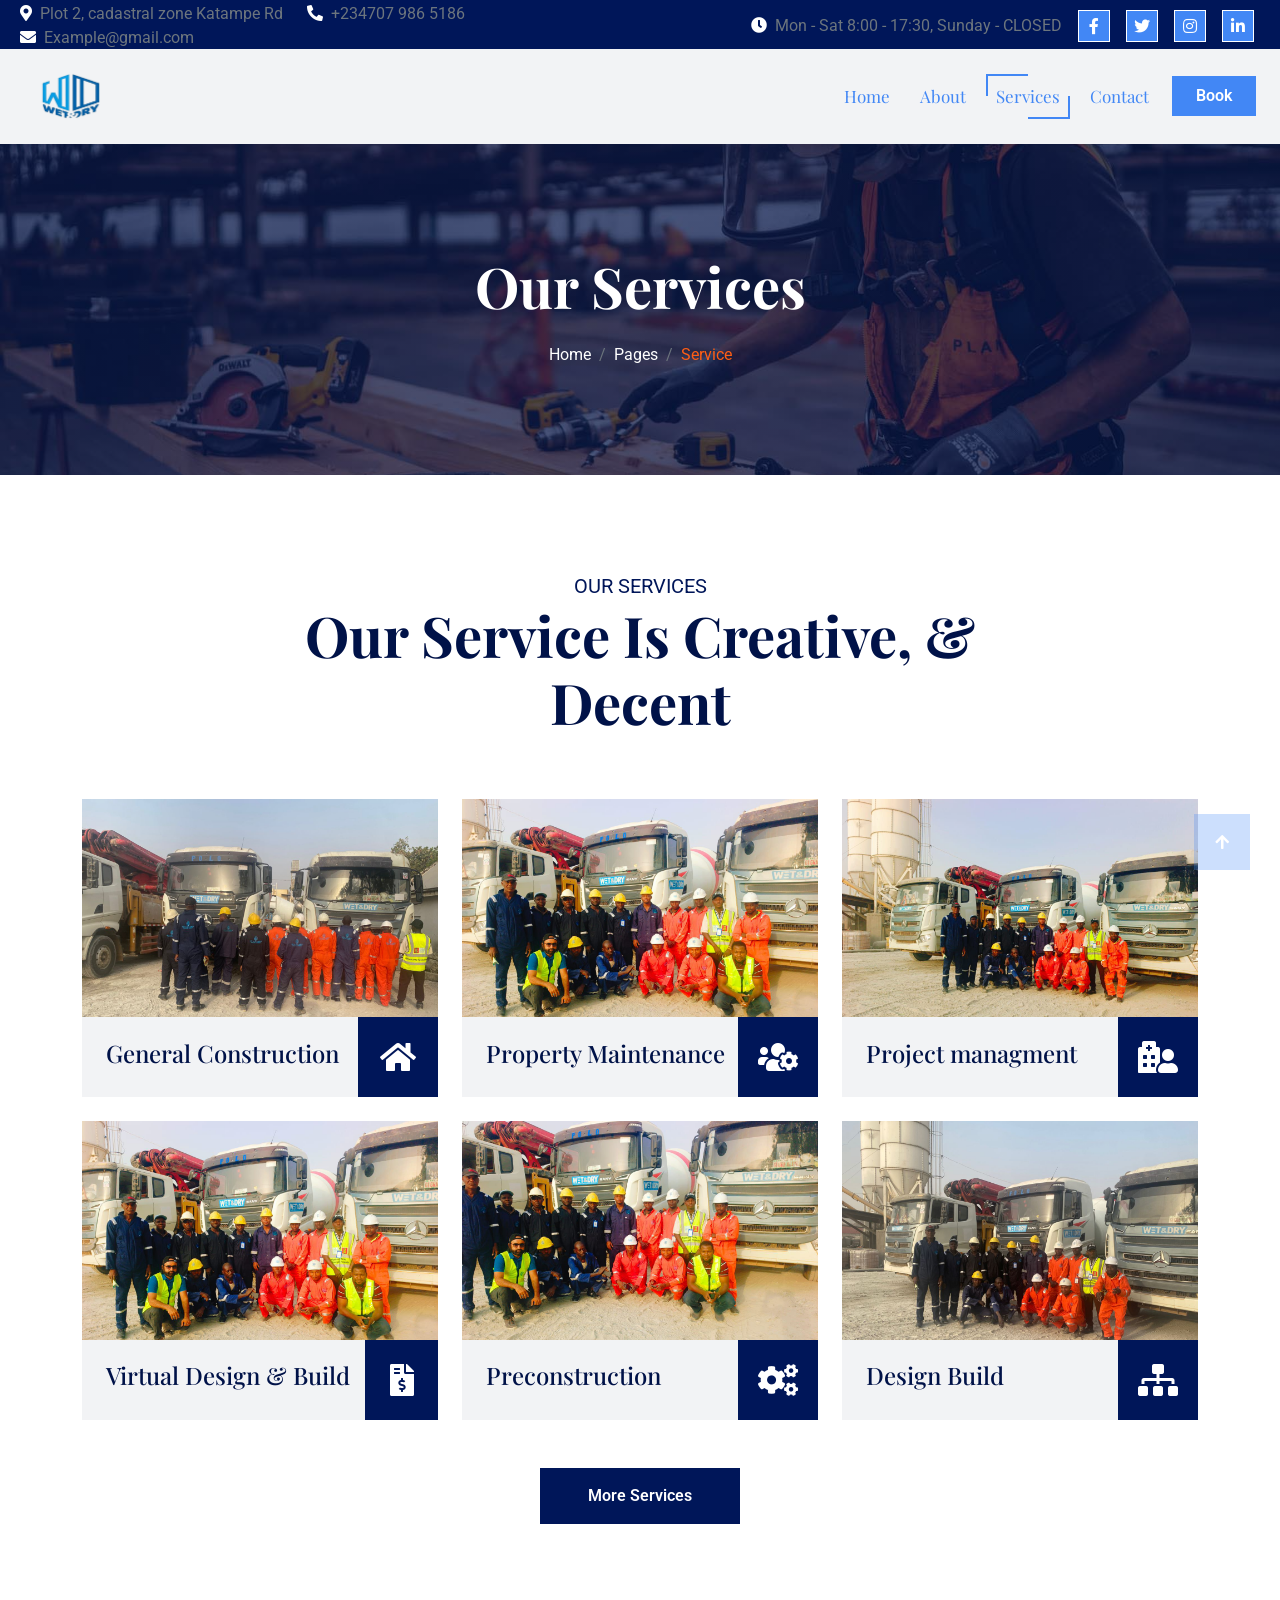
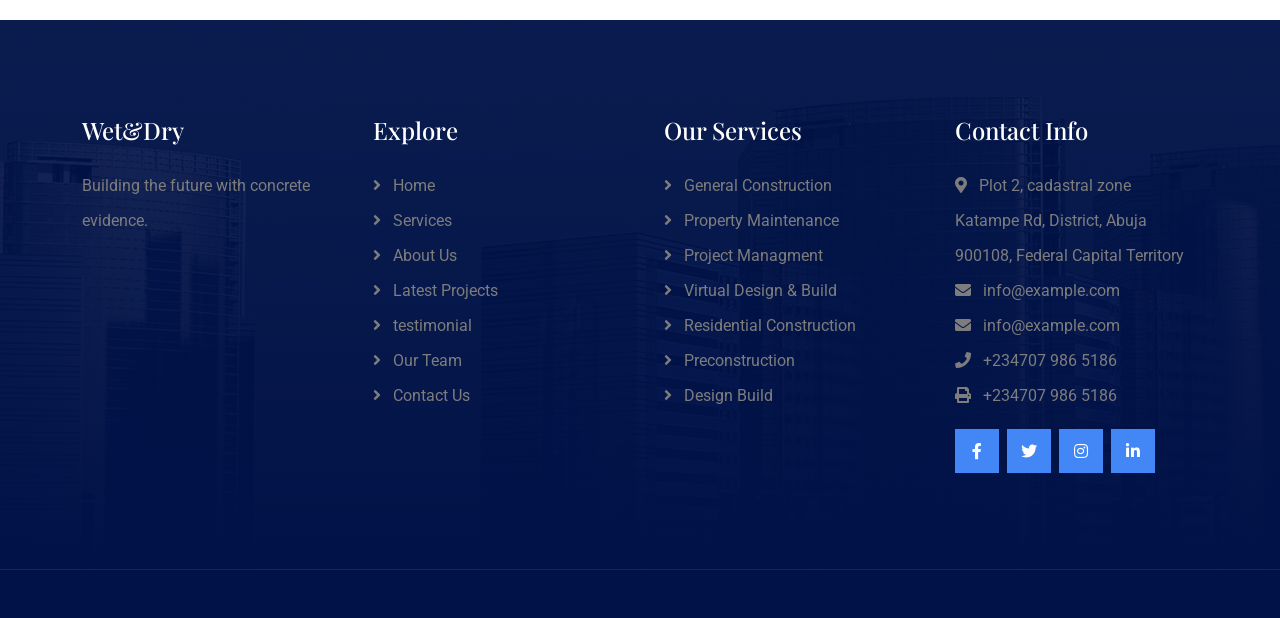
<file: service.html>
<!DOCTYPE html>
<html lang="en">

    <head>
        <meta charset="utf-8">
        <title>Wet&Dry - Building Construction</title>
        <meta content="width=device-width, initial-scale=1.0" name="viewport">
        <meta content="" name="keywords">
        <meta content="" name="description">

        <!-- Google Web Fonts -->
        <link rel="preconnect" href="https://fonts.googleapis.com">
        <link rel="preconnect" href="https://fonts.gstatic.com" crossorigin>
        <link href="https://fonts.googleapis.com/css2?family=Playfair+Display:ital,wght@0,400..900;1,400..900&family=Roboto:wght@400;500;700&display=swap" rel="stylesheet"> 

        <!-- Icon Font Stylesheet -->
        <link rel="stylesheet" href="https://use.fontawesome.com/releases/v5.15.4/css/all.css"/>
        <link href="https://cdn.jsdelivr.net/npm/bootstrap-icons@1.4.1/font/bootstrap-icons.css" rel="stylesheet">

        <!-- Libraries Stylesheet -->
        <link href="lib/animate/animate.min.css" rel="stylesheet">


        <!-- Customized Bootstrap Stylesheet -->
        <link href="css/bootstrap.min.css" rel="stylesheet">

        <!-- Template Stylesheet -->
        <link href="css/style.css" rel="stylesheet">
    </head>

    <body>

        <!-- Spinner Start -->
        <div id="spinner" class="show bg-white position-fixed translate-middle w-100 vh-100 top-50 start-50 d-flex align-items-center justify-content-center">
            <div class="spinner-border text-primary" style="width: 3rem; height: 3rem;" role="status">
                <span class="sr-only">Loading...</span>
            </div>
        </div>
        <!-- Spinner End -->


        <!-- Topbar Start -->
        <div class="container-fluid topbar d-none d-xl-block w-100">
            <div class="row gx-0 align-items-center" style="height: 45px;">
                <div class="col-lg-6 text-center text-lg-start mb-lg-0">
                    <div class="d-flex flex-wrap">
                        <a href="#" class="text-muted me-4"><i class="fas fa-map-marker-alt text-white me-2"></i>Plot 2, cadastral zone Katampe Rd</a>
                        <a href="#" class="text-muted me-4"><i class="fas fa-phone-alt text-white me-2"></i>+234707 986 5186</a>
                        <a href="#" class="text-muted me-0"><i class="fas fa-envelope text-white me-2"></i>Example@gmail.com</a>
                    </div>
                </div>
                <div class="col-lg-6 text-center text-lg-end">
                    <div class="d-flex align-items-center justify-content-end">
                        <a href="#" class="text-muted me-3"><i class="fas fa-clock text-white me-2"></i>Mon - Sat 8:00 - 17:30, Sunday - CLOSED</a>
                        <a href="#" class="btn btn-primary btn-square border border-white me-3"><i class="fab fa-facebook-f"></i></a>
                        <a href="#" class="btn btn-primary btn-square border border-white me-3"><i class="fab fa-twitter"></i></a>
                        <a href="#" class="btn btn-primary btn-square border border-white me-3"><i class="fab fa-instagram"></i></a>
                        <a href="#" class="btn btn-primary btn-square border border-white me-3"><i class="fab fa-linkedin-in"></i></a>
                    </div>
                </div>
            </div>
        </div>
        <!-- Topbar End -->


        <!-- Navbar & Hero Start -->
        <div class="container-fluid sticky-top px-0">
            <nav class="navbar navbar-expand-lg navbar-dark bg-light py-3 px-4">
                <a href="index.html" class="navbar-brand p-0">
                    <h1 class="text-secondary display-6">
                                                <img src="img/logo.png" alt="Icon" class="me-2" style="width: 100px;">

                        </h1>
                    <!-- <img src="img/logo.png" alt="Logo"> -->
                </a>
                <button class="navbar-toggler" type="button" data-bs-toggle="collapse" data-bs-target="#navbarCollapse">
                    <span class="fa fa-bars"></span>
                </button>
                <div class="collapse navbar-collapse" id="navbarCollapse">
                    <div class="navbar-nav ms-auto pt-2 pt-lg-0">
                        <a href="index.html" class="nav-item nav-link">Home</a>
                        <a href="about.html" class="nav-item nav-link">About</a>
                        <a href="service.html" class="nav-item nav-link active">Services</a>
                        
                        <a href="contact.html" class="nav-item nav-link">Contact</a>
                    </div>
                    <div class="d-flex align-items-center flex-nowrap pt-3  pt-lg-0 ms-lg-2">
                        <a href="book.html" class="btn btn-secondary py-2 px-4 flex-wrap flex-sm-shrink-0">Book</a>
                    </div>
                </div>
            </nav>
        </div>
        <!-- Navbar & Hero End -->

        <!-- Header Start -->
        <div class="container-fluid bg-breadcrumb">
            <div class="container text-center py-5" style="max-width: 900px;">
                <h4 class="text-white display-4 mb-4 wow fadeInDown" data-wow-delay="0.1s">Our Services</h4>
                <ol class="breadcrumb d-flex justify-content-center mb-0 wow fadeInDown" data-wow-delay="0.3s">
                    <li class="breadcrumb-item"><a href="index.html">Home</a></li>
                    <li class="breadcrumb-item"><a href="#">Pages</a></li>
                    <li class="breadcrumb-item active text-secondary">Service</li>
                </ol>    
            </div>
        </div>
        <!-- Header End -->

        <!-- Services Start -->
        <div class="container-fluid service py-5">
            <div class="container py-5">
                <div class="text-center mx-auto pb-5 wow fadeInUp" data-wow-delay="0.2s" style="max-width: 800px;">
                    <p class="text-uppercase text-primary fs-5 mb-0">Our Services</p>
                    <h2 class="display-4 text-capitalize mb-3">our service is creative, & decent</h2>
                </div>
                <div class="row g-4">
                    <div class="col-lg-4 wow fadeInUp" data-wow-delay="0.2s">
                        <div class="service-item">
                            <div class="service-img">
                                <img src="img/wet14.jpeg" class="img-fluid w-100" alt="Image">
                            </div>
                            <div class="service-content text-center p-4">
                                <div class="bg-primary btn-xl-square mx-auto" style="width: 120px; height: 120px;">
                                    <i class="fas fa-home text-white fa-4x"></i>
                                </div>
                                <a href="#" class="d-block fs-4 my-4">General Construction</a>
                                <p class="text-white mb-4">Lorem ipsum dolor sit amet consectetur adipisicing elit. Mollitia, minima!</p>
                                <a class="btn btn-primary py-2 px-4" href="#">Read More</a>
                            </div>
                            <div class="service-title">
                                <div class="d-flex align-items-center ps-4 w-100">
                                    <h4>General Construction</h4>
                                </div>
                                <div class="btn-xl-square bg-primary p-4" style="width: 80px; height: 80px;">
                                    <i class="fas fa-home text-white fa-2x"></i>
                                </div>
                            </div>
                        </div>
                    </div>
                    <div class="col-lg-4 wow fadeInUp" data-wow-delay="0.4s">
                        <div class="service-item">
                            <div class="service-img">
                                <img src="img/wet12.jpeg" class="img-fluid w-100" alt="Image">
                            </div>
                            <div class="service-content text-center p-4">
                                <div class="bg-primary btn-xl-square mx-auto" style="width: 120px; height: 120px;">
                                    <i class="fas fa-users-cog text-white fa-4x"></i>
                                </div>
                                <a href="#" class="d-block fs-4 my-4">Property Maintenance</a>
                                <p class="text-white mb-4">Lorem ipsum dolor sit amet consectetur adipisicing elit. Mollitia, minima!</p>
                                <a class="btn btn-primary py-2 px-4" href="#">Read More</a>
                            </div>
                            <div class="service-title">
                                <div class="d-flex align-items-center justify-content-start ps-4 w-100">
                                    <h4>Property Maintenance</h4>
                                </div>
                                <div class="btn-xl-square bg-primary p-4" style="width: 80px; height: 80px;">
                                    <i class="fas fa-users-cog text-white fa-2x"></i>
                                </div>
                            </div>
                        </div>
                    </div>
                    <div class="col-lg-4 wow fadeInUp" data-wow-delay="0.6s">
                        <div class="service-item">
                            <div class="service-img">
                                <img src="img/wet16.jpeg" class="img-fluid w-100" alt="Image">
                            </div>
                            <div class="service-content text-center p-4">
                                <div class="bg-primary btn-xl-square mx-auto" style="width: 120px; height: 120px;">
                                    <i class="fas fa-hospital-user text-white fa-4x"></i>
                                </div>
                                <a href="#" class="d-block fs-4 my-4">Project managment</a>
                                <p class="text-white mb-4">Lorem ipsum dolor sit amet consectetur adipisicing elit. Mollitia, minima!</p>
                                <a class="btn btn-primary py-2 px-4" href="#">Read More</a>
                            </div>
                            <div class="service-title">
                                <div class="d-flex align-items-center justify-content-start ps-4 w-100">
                                    <h4>Project managment</h4>
                                </div>
                                <div class="btn-xl-square bg-primary p-4" style="width: 80px; height: 80px;">
                                    <i class="fas fa-hospital-user text-white fa-2x"></i>
                                </div>
                            </div>
                        </div>
                    </div>
                    <div class="col-lg-4 wow fadeInUp" data-wow-delay="0.2s">
                        <div class="service-item">
                            <div class="service-img">
                                <img src="img/wet12.jpeg" class="img-fluid w-100" alt="Image">
                            </div>
                            <div class="service-content text-center p-4">
                                <div class="bg-primary btn-xl-square mx-auto" style="width: 100px; height: 100px;">
                                    <i class="fas fa-file-invoice-dollar text-white fa-4x"></i>
                                </div>
                                <a href="#" class="d-block fs-4 my-4">Virtual Design & Build</a>
                                <p class="text-white mb-4">Lorem ipsum dolor sit amet consectetur adipisicing elit. Mollitia, minima!</p>
                                <a class="btn btn-primary py-2 px-4" href="#">Read More</a>
                            </div>
                            <div class="service-title">
                                <div class="d-flex align-items-center justify-content-start ps-4 w-100">
                                    <h4>Virtual Design & Build</h4>
                                </div>
                                <div class="btn-xl-square bg-primary p-4" style="width: 80px; height: 80px;">
                                    <i class="fas fa-file-invoice-dollar text-white fa-2x"></i>
                                </div>
                            </div>
                        </div>
                    </div>
                    <div class="col-lg-4 wow fadeInUp" data-wow-delay="0.4s">
                        <div class="service-item">
                            <div class="service-img">
                                <img src="img/wet17.jpeg" class="img-fluid w-100" alt="Image">
                            </div>
                            <div class="service-content text-center p-4">
                                <div class="bg-primary btn-xl-square mx-auto" style="width: 100px; height: 100px;">
                                    <i class="fas fa-cogs text-white fa-4x"></i>
                                </div>
                                <a href="#" class="d-block fs-4 my-4">Preconstruction</a>
                                <p class="text-white mb-4">Lorem ipsum dolor sit amet consectetur adipisicing elit. Mollitia, minima!</p>
                                <a class="btn btn-primary py-2 px-4" href="#">Read More</a>
                            </div>
                            <div class="service-title">
                                <div class="d-flex align-items-center justify-content-start ps-4 w-100">
                                    <h4>Preconstruction</h4>
                                </div>
                                <div class="btn-xl-square bg-primary p-4" style="width: 80px; height: 80px;">
                                    <i class="fas fa-cogs text-white fa-2x"></i>
                                </div>
                            </div>
                        </div>
                    </div>
                    <div class="col-lg-4 wow fadeInUp" data-wow-delay="0.6s">
                        <div class="service-item">
                            <div class="service-img">
                                <img src="img/wet13.jpeg" class="img-fluid w-100" alt="Image">
                            </div>
                            <div class="service-content text-center p-4">
                                <div class="bg-primary btn-xl-square mx-auto" style="width: 100px; height: 100px;">
                                    <i class="fas fa-sitemap text-white fa-4x"></i>
                                </div>
                                <a href="#" class="d-block fs-4 my-4">Design Build</a>
                                <p class="text-white mb-4">Lorem ipsum dolor sit amet consectetur adipisicing elit. Mollitia, minima!</p>
                                <a class="btn btn-primary py-2 px-4" href="#">Read More</a>
                            </div>
                            <div class="service-title">
                                <div class="d-flex align-items-center justify-content-start ps-4 w-100">
                                    <h4>Design Build</h4>
                                </div>
                                <div class="btn-xl-square bg-primary p-4" style="width: 80px; height: 80px;">
                                    <i class="fas fa-sitemap text-white fa-2x"></i>
                                </div>
                            </div>
                        </div>
                    </div>
                    <div class="col-12 text-center wow fadeInUp" data-wow-delay="0.2s">
                        <a class="btn btn-primary py-3 px-5 mt-4" href="#">More Services</a>
                    </div>
                </div>
            </div>
        </div>
        <!-- Services End -->

        <!-- Footer Start -->
        <div class="container-fluid footer py-5 wow fadeIn" data-wow-delay="0.2s">
            <div class="container py-5">
                <div class="row g-5">
                    <div class="col-md-6 col-lg-6 col-xl-3">
                        <div class="footer-item d-flex flex-column">
                            <div class="footer-item">
                                <h4 class="text-white mb-4">Wet&Dry</h4>
                                <p class="mb-3">Building the future with concrete evidence.</p>
                                
                            </div>
                        </div>
                    </div>
                    <div class="col-md-6 col-lg-6 col-xl-3">
                        <div class="footer-item d-flex flex-column">
                            <h4 class="text-white mb-4">Explore</h4>
                            <a href="#"><i class="fas fa-angle-right me-2"></i> Home</a>
                            <a href="#"><i class="fas fa-angle-right me-2"></i> Services</a>
                            <a href="#"><i class="fas fa-angle-right me-2"></i> About Us</a>
                            <a href="#"><i class="fas fa-angle-right me-2"></i> Latest Projects</a>
                            <a href="#"><i class="fas fa-angle-right me-2"></i> testimonial</a>
                            <a href="#"><i class="fas fa-angle-right me-2"></i> Our Team</a>
                            <a href="#"><i class="fas fa-angle-right me-2"></i> Contact Us</a>
                        </div>
                    </div>
                    <div class="col-md-6 col-lg-6 col-xl-3">
                        <div class="footer-item d-flex flex-column">
                            <h4 class="text-white mb-4">Our Services</h4>
                            <a href="#"><i class="fas fa-angle-right me-2"></i> General Construction</a>
                            <a href="#"><i class="fas fa-angle-right me-2"></i> Property Maintenance</a>
                            <a href="#"><i class="fas fa-angle-right me-2"></i> Project Managment</a>
                            <a href="#"><i class="fas fa-angle-right me-2"></i> Virtual Design & Build</a>
                            <a href="#"><i class="fas fa-angle-right me-2"></i> Residential Construction</a>
                            <a href="#"><i class="fas fa-angle-right me-2"></i> Preconstruction</a>
                            <a href="#"><i class="fas fa-angle-right me-2"></i> Design Build</a>
                        </div>
                    </div>
                    <div class="col-md-6 col-lg-6 col-xl-3">
                        <div class="footer-item d-flex flex-column">
                            <h4 class="text-white mb-4">Contact Info</h4>
                            <a href="" ><i class="fa fa-map-marker-alt me-2"></i> Plot 2, cadastral zone Katampe Rd, District, Abuja 900108, Federal Capital Territory</a>
                            <a href=""><i class="fas fa-envelope me-2"></i> info@example.com</a>
                            <a href=""><i class="fas fa-envelope me-2"></i> info@example.com</a>
                            <a href=""><i class="fas fa-phone me-2"></i> +234707 986 5186</a>
                            <a href="" class="mb-3"><i class="fas fa-print me-2"></i> +234707 986 5186</a>
                            <div class="footer-btn d-flex align-items-center">
                                <a class="btn btn-secondary btn-md-square me-2" href=""><i class="fab fa-facebook-f text-white"></i></a>
                                <a class="btn btn-secondary btn-md-square me-2" href=""><i class="fab fa-twitter text-white"></i></a>
                                <a class="btn btn-secondary btn-md-square me-2" href=""><i class="fab fa-instagram text-white"></i></a>
                                <a class="btn btn-secondary btn-md-square me-0" href=""><i class="fab fa-linkedin-in text-white"></i></a>
                            </div>
                        </div>
                    </div>
                </div>
            </div>
        </div>
        <!-- Footer End -->

        
        <!-- Copyright Start -->
        <div class="container-fluid copyright py-4">
            <div class="container">
                <div class="row g-4 align-items-center">
                    <div class="col-md-6 text-center text-md-start mb-md-0">
                        <!-- <span class="text-body"><a href="#" class="border-bottom text-white"><i class="fas fa-copyright text-light me-2"></i>Your Site Name</a>, All right reserved.</span> -->
                    </div>
                    <div class="col-md-6 text-center text-md-end text-body">
                        <!--/*** The author’s attribution link must remain intact in the template. ***/-->
                        <!--/*** If you wish to remove this credit link, please purchase the Pro Version . ***/-->
                        <!-- Designed By <a class="border-bottom text-white" href="https://htmlcodex.com">HTML Codex</a> -->
                    </div>
                </div>
            </div>
        </div>
        <!-- Copyright End -->


        <!-- Back to Top -->
        <a href="#" class="btn btn-secondary btn-lg-square back-to-top"><i class="fa fa-arrow-up"></i></a>   

        
    <!-- JavaScript Libraries -->
    <script src="https://ajax.googleapis.com/ajax/libs/jquery/3.6.4/jquery.min.js"></script>
    <script src="https://cdn.jsdelivr.net/npm/bootstrap@5.0.0/dist/js/bootstrap.bundle.min.js"></script>
    <script src="lib/wow/wow.min.js"></script>
    <script src="lib/easing/easing.min.js"></script>
    <script src="lib/waypoints/waypoints.min.js"></script>
    

    <!-- Template Javascript -->
    <script src="js/main.js"></script>
    </body>

</html>
</file>
<file: css/style.css>
/*** Spinner Start ***/
/*** Spinner ***/
#spinner {
    opacity: 0;
    visibility: hidden;
    transition: opacity .5s ease-out, visibility 0s linear .5s;
    z-index: 99999;
}

#spinner.show {
    transition: opacity .5s ease-out, visibility 0s linear 0s;
    visibility: visible;
    opacity: 1;
}
/*** Spinner End ***/

.back-to-top {
    position: fixed;
    right: 30px;
    bottom: 30px;
    transition: 0.5s;
    z-index: 99;
}

/*** Button Start ***/
.btn {
    font-weight: 600;
    transition: .5s;
}

.btn-square {
    width: 32px;
    height: 32px;
}

.btn-sm-square {
    width: 34px;
    height: 34px;
}

.btn-md-square {
    width: 44px;
    height: 44px;
}

.btn-lg-square {
    width: 56px;
    height: 56px;
}

.btn-xl-square {
    width: 66px;
    height: 66px;
}

.btn-square,
.btn-sm-square,
.btn-md-square,
.btn-lg-square,
.btn-xl-square {
    padding: 0;
    display: flex;
    align-items: center;
    justify-content: center;
    font-weight: normal;
    background-color: #4287f5;
}

.btn.btn-primary {
    border: none;
}

.btn.btn-primary:hover {
    background: #4287f5;
}

.btn.btn-secondary {
    color: var(--bs-white);
    border: none;
    background-color: #4287f5;
   
}

.btn.btn-secondary:hover {
    background: var(--bs-primary);
}
/*** Topbar Start ***/
.topbar {
    padding: 2px 10px 2px 20px;
    background: var(--bs-primary);
}
/*** Topbar End ***/

/*** Navbar ***/
.sticky-top {
    transition: 1s;
}

.navbar .navbar-nav .nav-item.nav-link,
.navbar .navbar-nav .nav-link {
    color: #4287f5;
}

.navbar .navbar-nav .nav-link {
    position: relative;
    padding: 10px;
    font-weight: 400;
    font-family: "Playfair Display", serif;
    font-size: 17px;
    transition: .5s;
    z-index: 99;
    color: #4287f5;
}

.navbar .navbar-nav .nav-item {
    margin: 0 5px;
     color: #4287f5;
}

.navbar .navbar-nav .nav-item::before,
.navbar .navbar-nav .nav-item::after {
    content: "";
    width: 0;
    height: 0;
    position: absolute;
    border: 2px solid var(--bs-secondary);
    opacity: 0;
    transition: 0.5s;
    z-index: 2 !important;
    color: #4287f5;
}

.navbar .navbar-nav .nav-item::before {
    top: 0;
    left: 0;
    border-bottom: 0;
    border-right: 0;
     color: #4287f5;
}
.navbar .navbar-nav .nav-item::after {
    bottom: 0;
    right: 0;
    border-top: 0;
    border-left: 0;
     color: #4287f5;
}

.navbar .navbar-nav .nav-item:hover::after,
.navbar .navbar-nav .nav-item:hover::before,
.navbar .navbar-nav .nav-item.active::after,
.navbar .navbar-nav .nav-item.active::before {
    width: 50%;
    height: 50%;
    opacity: 1;
}

.navbar .navbar-nav .nav-link:hover,
.navbar .navbar-nav .nav-link.active,
.sticky-top .navbar .navbar-nav .nav-link:hover,
.sticky-top .navbar .navbar-nav .nav-link.active {
    color:  #4287f5 !important;
}

.navbar .dropdown-toggle::after {
    border: none;
    content: "\f107" !important;
    font-family: "Font Awesome 5 Free";
    font-weight: 600;
    vertical-align: middle;
     color: #4287f5;
}

.navbar .navbar-toggler {
    padding: 8px 15px;
    color: var(--bs-dark);
    background:   #4287f5;;
}

.nav-bar .navbar-toggler { 
    color: var(--bs-dark);
    box-shadow: none !important;
}

.navbar .nav-item:hover .dropdown-menu {
    transform: rotateX(0deg);
    visibility: visible;
    background: var(--bs-light);
    transition: .5s;
    opacity: 1;
}

.navbar .nav-item .dropdown-menu {
    background: var(--bs-light);
    transition: 0.5s;
}

.navbar .nav-item .dropdown-menu .dropdown-item {
    transition: 0.5s;
}

.dropdown .dropdown-menu .dropdown-item:hover,
.dropdown .dropdown-menu .dropdown-item.active {
    background: var(--bs-secondary);
    color: var(--bs-white);
}

@media (min-width: 992px) {
    .navbar .nav-item .dropdown-menu {
        display: block;
        visibility: hidden;
        top: 100%;
        margin-top: 15% !important;
        transform: rotateX(-75deg);
        transform-origin: 0 0;
        border: 0;
        transition: .5s;
        opacity: 0;
        z-index: 9;
    }
}

@media (max-width: 991px) {
    .navbar .nav-item .dropdown-menu {
        position: relative;
        margin-top: 0;
        transition: 0.5s;
    }

    .navbar .navbar-nav .nav-item::after,
    .navbar .navbar-nav .nav-item::before {
        display: none;
    }

    .navbar .navbar-nav .nav-item:hover::after,
    .navbar .navbar-nav .nav-item:hover::before,
    .navbar .navbar-nav .nav-item.active::after,
    .navbar .navbar-nav .nav-item.active::before {
        display: none;

    }

    .navbar .navbar-nav .nav-link {
        padding: 12px 0;
    }

    .navbar .navbar-nav .nav-item {
        margin: 0;
    }

    .navbar .navbar-nav .nav-item.nav-link {
        padding: 12px 0;
    }
}
/*** Navbar End ***/

/*** Single Page Hero Header Start ***/
.bg-breadcrumb {
    position: relative;
    overflow: hidden;
    background: linear-gradient(rgba(0, 18, 72, 0.7), rgba(0, 18, 72, 0.7)), url(../img/carousel-2.jpg);
    background-position: center center;
    background-repeat: no-repeat;
    background-size: cover;
    padding: 60px 0 60px 0;
}

.bg-breadcrumb .breadcrumb {
    position: relative;
}

.bg-breadcrumb .breadcrumb .breadcrumb-item a {
    color: var(--bs-white);
}
/*** Single Page Hero Header End ***/

/*** Carousel Start ***/
.carousel .carousel-inner .carousel-item {
    position: relative;
    overflow: hidden;
    height: 100vh;
}

@media (min-width: 992px) {
    .carousel .carousel-inner .carousel-item img {
        height: 100%;
        object-fit: cover;   
    }
}

@media (max-width: 991px) {
    .carousel .carousel-inner .carousel-item {
        height: 700px;
    }
    .carousel .carousel-inner .carousel-item img {
        height: 700px;
        object-fit: cover;    
    }
}

@media (max-width: 576px) {
    .carousel-item .carousel-caption h1 {
        font-size: 36px;
    }

    .carousel-item .carousel-caption p.fs-5 {
        font-size: 15px;
    }
}

.carousel .carousel-inner .carousel-item::after {
    content: "";
    position: absolute;
    top: 0;
    left: 0;
    width: 100%;
    height: 100%;
    background: rgba(0, 0, 0, .5);
    z-index: 1;
}

.carousel .carousel-inner .carousel-item .carousel-caption {
    height: 100%;
    display: flex;
    flex-direction: column;
    justify-content: center;
    z-index: 2;
}

.carousel .carousel-indicators {
    margin-bottom: 40px;
    display: flex;
    align-items: center;
    justify-content: center;
    background: transparent !important;
    z-index: 5;
}

.carousel .carousel-indicators li,
.carousel .carousel-indicators li,
.carousel .carousel-indicators li {
    margin-right: 30px !important;
    width: 10px;
    height: 10px;
    border: 6px solid var(--bs-secondary);
    background: var(--bs-white);
    transition: 0.5s;
}

.carousel .carousel-indicators li.active {
    border: 10px solid var(--bs-primary);
}

.carousel .carousel-control-prev,
.carousel .carousel-control-next {
    background: transparent;
}

.carousel .carousel-control-prev .carousel-control-prev-icon {
    position: absolute;
    left: 0;
    padding: 25px 30px;
    background: var(--bs-primary);

}

.carousel .carousel-control-next .carousel-control-next-icon {
    position: absolute;
    right: 0;
    padding: 25px 30px;
    background: var(--bs-primary);

}

.carousel .carousel-control-prev .carousel-control-prev-icon:hover,
.carousel .carousel-control-next .carousel-control-next-icon:hover {
    background: var(--bs-secondary);
    color: var(--bs-white);
}
/*** Carousel End ***/


/*** About Start ***/
.about .about-item-content-img {
    border: 4px solid;
    border-color: var(--bs-secondary) var(--bs-primary) var(--bs-primary) var(--bs-secondary);
}

.about .about-item-image {
    position: relative;
    background: var(--bs-light);
    background-image: url(../img/about-bg.png);
    background-position: center center;
    background-repeat: no-repeat;
    background-size: cover;
    z-index: 1;
}

.about .about-item-image .img-1 {
    margin-bottom: 250px; 
    margin-right: 0;
    border: 4px solid;
    border-color: var(--bs-secondary) var(--bs-light) var(--bs-light) var(--bs-secondary);
    z-index: 3;
}

.about .about-item-image .img-2 {
    margin-top: 250px; 
    margin-left: 0;
    border: 4px solid;
    border-color: var(--bs-light) var(--bs-secondary) var(--bs-secondary) var(--bs-light); 
    z-index: 3;
}

.about .about-item-image::before {
    width: 80%;
    height: 80%;
    content: "";
    position: absolute;
    top: 50%;
    left: 50%;
    transform: translate(-50%, -50%);
    border: 2px solid;
    border-style: dotted;
    border-color: var(--bs-white);
    background: var(--bs-primary);
    z-index: 2;
}

.about .about-item-image .about-item-image-content {
    width: 55%;
    height: 55%;
    position: absolute;
    top: 50%;
    left: 50%;
    transform: translate(-50%, -50%);
    background: var(--bs-secondary);
    border: 4px solid var(--bs-primary);
    opacity: 0.9;
    z-index: 4;
}

.about .about-item-image .about-item-image-effect {
    position: absolute;
    top: 0;
    right: 0;
}
/*** About End ***/

/*** Features Start ***/
.feature .feature-item {
    position: relative;
    transition: 0.5s;
}
.feature .feature-item:hover {
    background: var(--bs-white);
    border: 1px solid transparent;
    box-shadow: 0 0 45px rgba(0, 0, 0, .1);
}

.feature .feature-item:hover a {
    transition: 0.5s;
}

.feature .feature-item:hover a:hover {
    color: var(--bs-secondary);
}

.feature .feature-item .feature-img img {
    border: transparent;
    transition: 0.5s;
} 

.feature .feature-item:hover .feature-img img {
    border: 1px solid var(--bs-secondary);
}  
/*** Features End ***/

/*** Services Start ***/
.service .service-item {
    position: relative;
    overflow: hidden;
    width: 100%;
    height: 100%;
    transition: 0.5s;
    z-index: 1;
}

.service .service-item .service-img img {
    transition: 0.5s;
}

.service .service-item:hover .service-img img {
    transform: scale(1.2);
}

.service .service-item::after {
    content: "";
    width: 100%;
    height: 0;
    position: absolute;
    top: 0;
    left: 0;
    transition: 0.5s;
    z-index: 2;
}

.service .service-item:hover:after {
    height: 100%;
    background: rgba(0, 0, 0, .4);
}

.service .service-item .service-content {
    position: absolute;
    width: 100%;
    height: auto;
    top: 50%; 
    left: 0; 
    transform: translateY(-50%);
    transition: 0.5s;
    opacity: 0;
    z-index: 3;
}

.service .service-item:hover .service-content {
    opacity: 1;
}

.service .service-item:hover .service-content a.fs-4 {
    color: var(--bs-white);
    transition: 0.5s;
}

.service .service-item:hover .service-content a.fs-4:hover {
    color: var(--bs-secondary);
}

.service .service-item .service-title {
    position: absolute;
    width: 100%;
    height: 80px; 
    bottom: 0; 
    right: 0;
    background: var(--bs-light);
    display: flex;
    transition: 0.5s;
    z-index: 3;
}

.service .service-item:hover .service-title {
    margin-right: -100%;
}
/*** Services End ***/

/*** Blog Start ***/
.blog .blog-item .blog-img {
    position: relative;
    overflow: hidden;
}

.blog .blog-item .blog-img img {
    transition: 0.5s;
}

.blog .blog-item:hover .blog-img img {
    transform: scale(1.2);
}

.blog .blog-item .blog-content {
    box-shadow: 0 0 45px rgba(0, 0, 0, .08);
}

.blog .blog-item .blog-content a {
    transition: 0.5s;
}

.blog .blog-item:hover .blog-content a:hover {
    color: #4287f5;
}
/*** Blog End ***/

/*** Contact Start ***/
.contact .contact-map {
    position: relative;
    overflow: hidden;
    padding: 20px;
    z-index: 1;
}

.contact .contact-map::before {
    content: "";
    width: 70%;
    height: 70%;
    position: absolute;
    left: 0;
    bottom: 0;
    background: #4287f5;
    z-index: -1;
}

.contact .contact-map::after {
    content: "";
    width: 70%;
    height: 70%;
    position: absolute;
    top: 0;
    right: 0;
    background:   #4287f5;
    z-index: -1;
}
/*** Contact End ***/

/*** Footer Start ***/
.footer {
    background: linear-gradient(rgba(0, 18, 72, 0.9), rgba(0, 18, 72, 1)), url(../img/footer-img.jpg);
    background-position: center top;
    background-repeat: no-repeat;
    background-size: cover;
}
.footer .footer-item a {
    line-height: 35px;
    color: var(--bs-body);
    transition: 0.5s;
}

.footer .footer-item p {
    line-height: 35px;
}

.footer .footer-item a:hover {
    letter-spacing: 1px;
    color:  #4287f5;
}

.footer .footer-item .footer-btn a,
.footer .footer-item .footer-btn a i {
    transition: 0.5s;
}

.footer .footer-item .footer-btn a:hover {
    background:   #4287f5;
}

.footer .footer-item .footer-btn a:hover i {
    color:  #000000 !important;
}
/*** Footer End ***/

/*** copyright Start ***/
.copyright {
    border-top: 1px solid rgba(255, 255, 255, 0.08);
    background: var(--bs-dark);
}
/*** copyright end ***/
</file>
